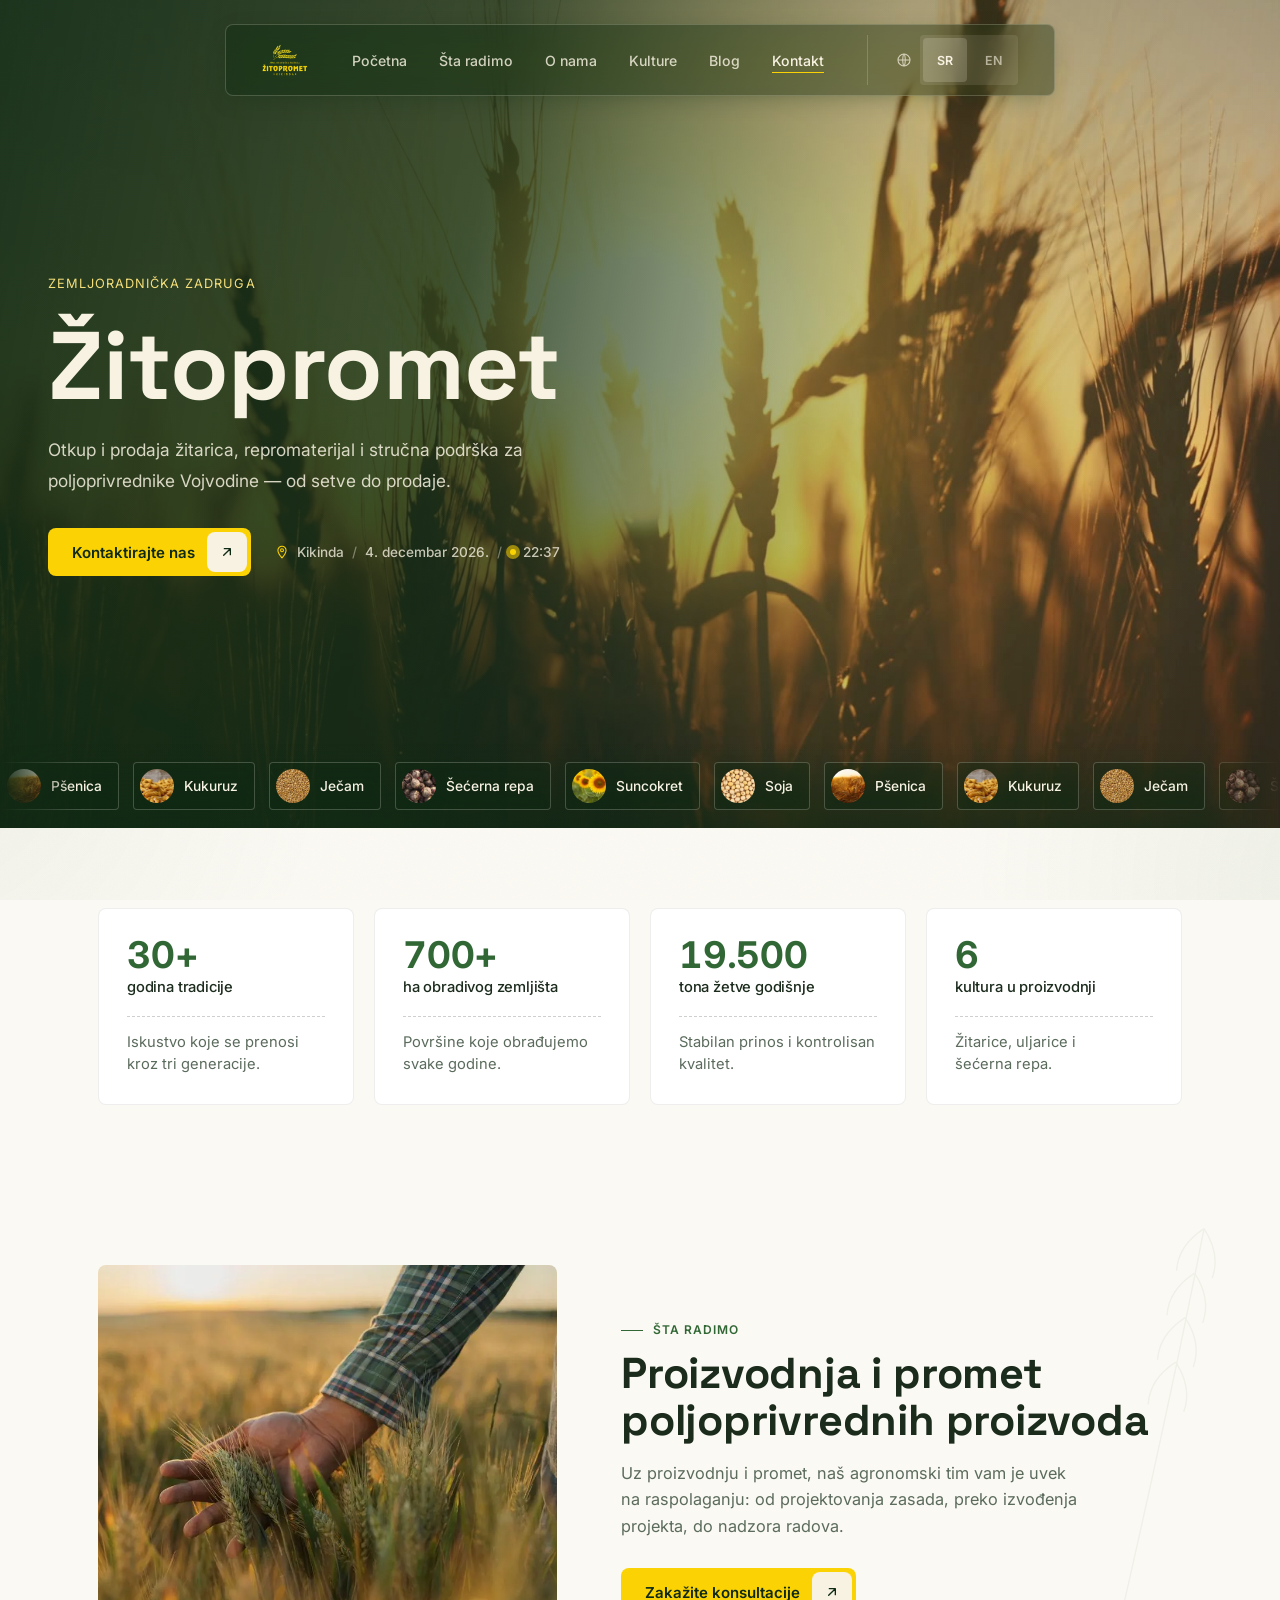
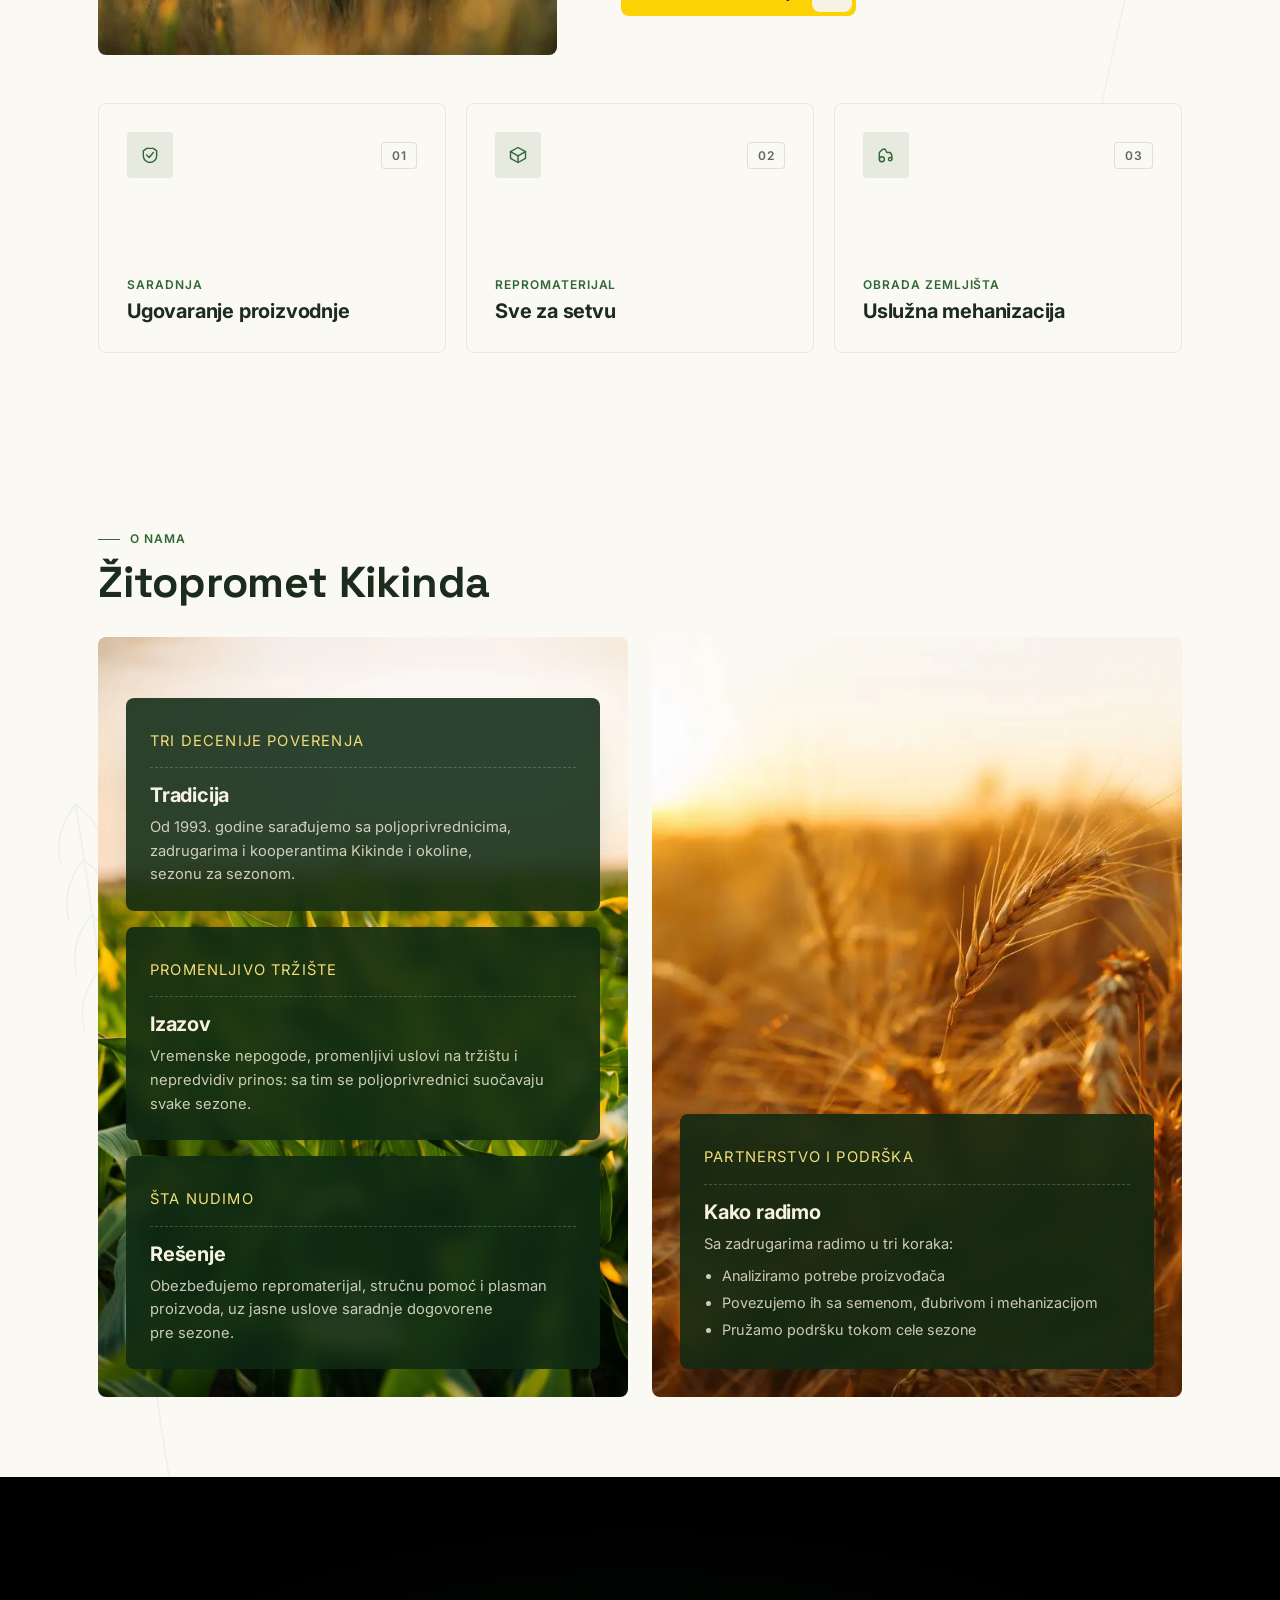
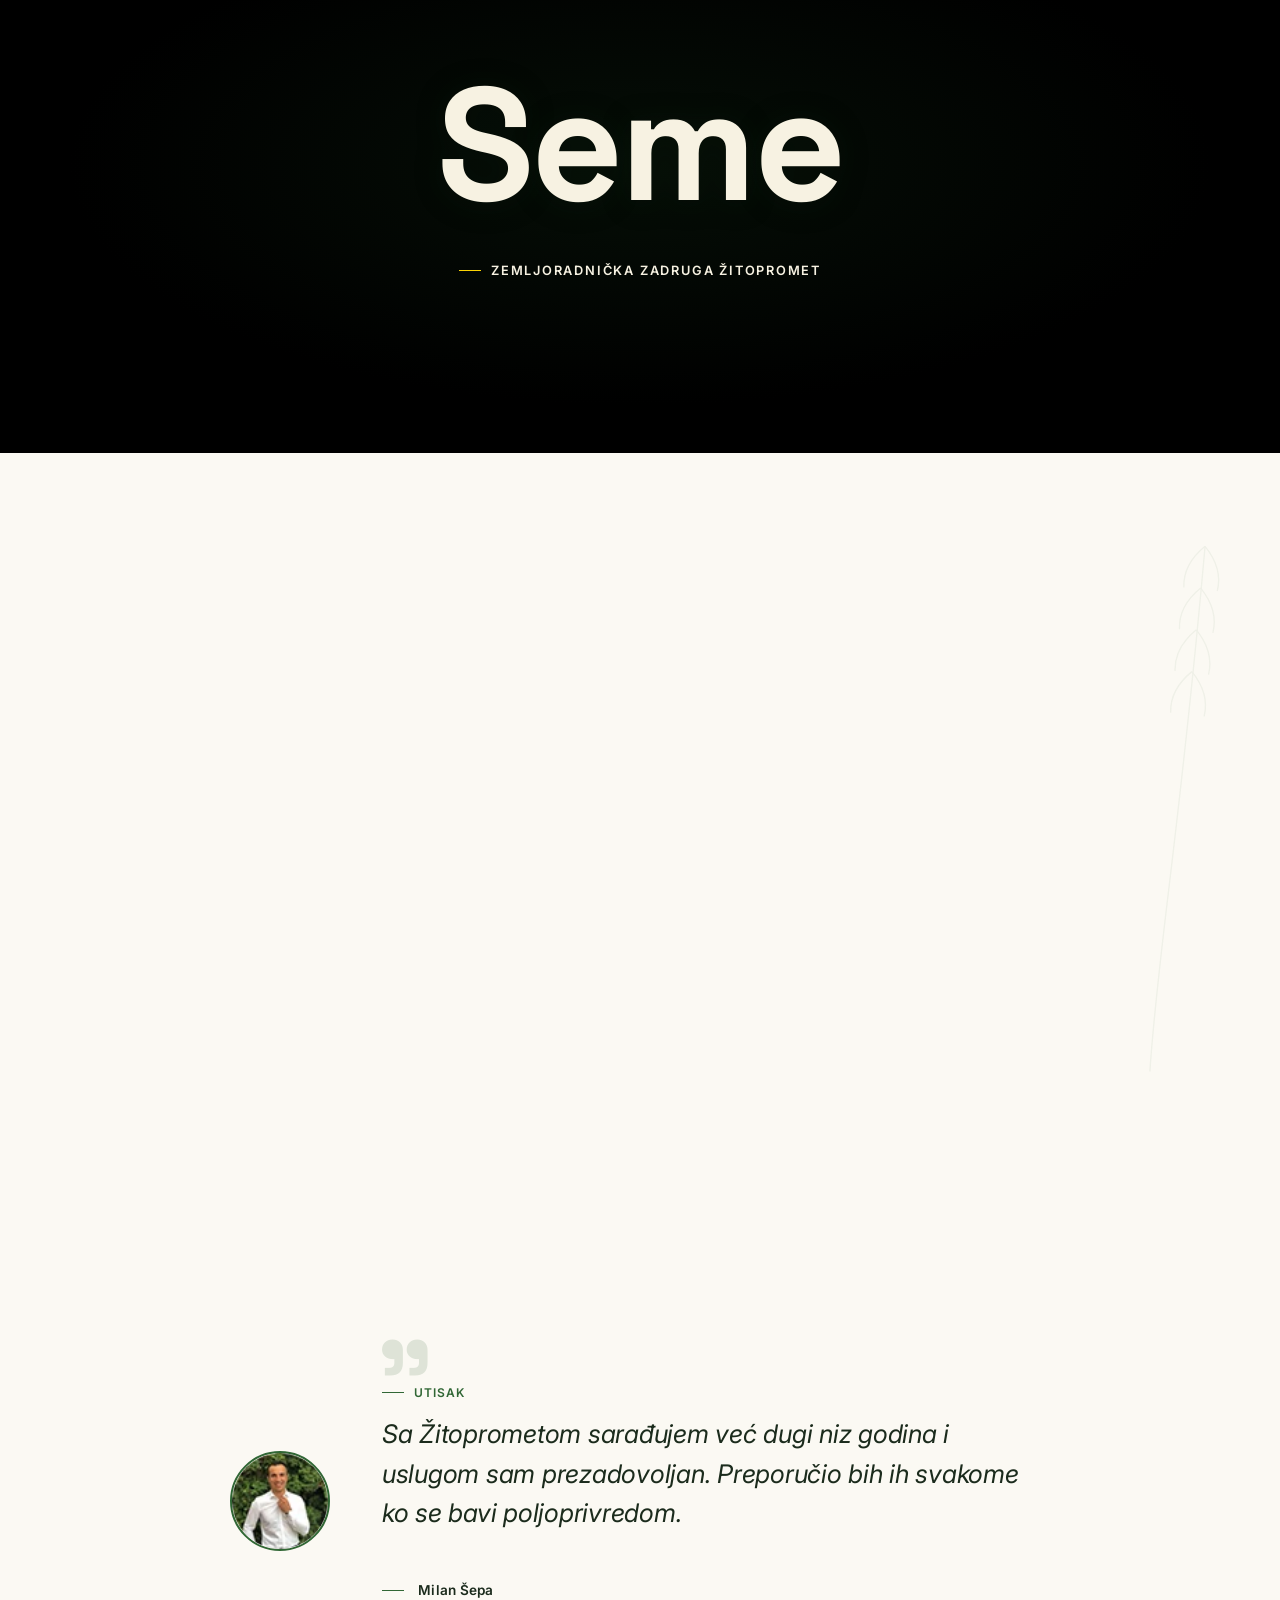
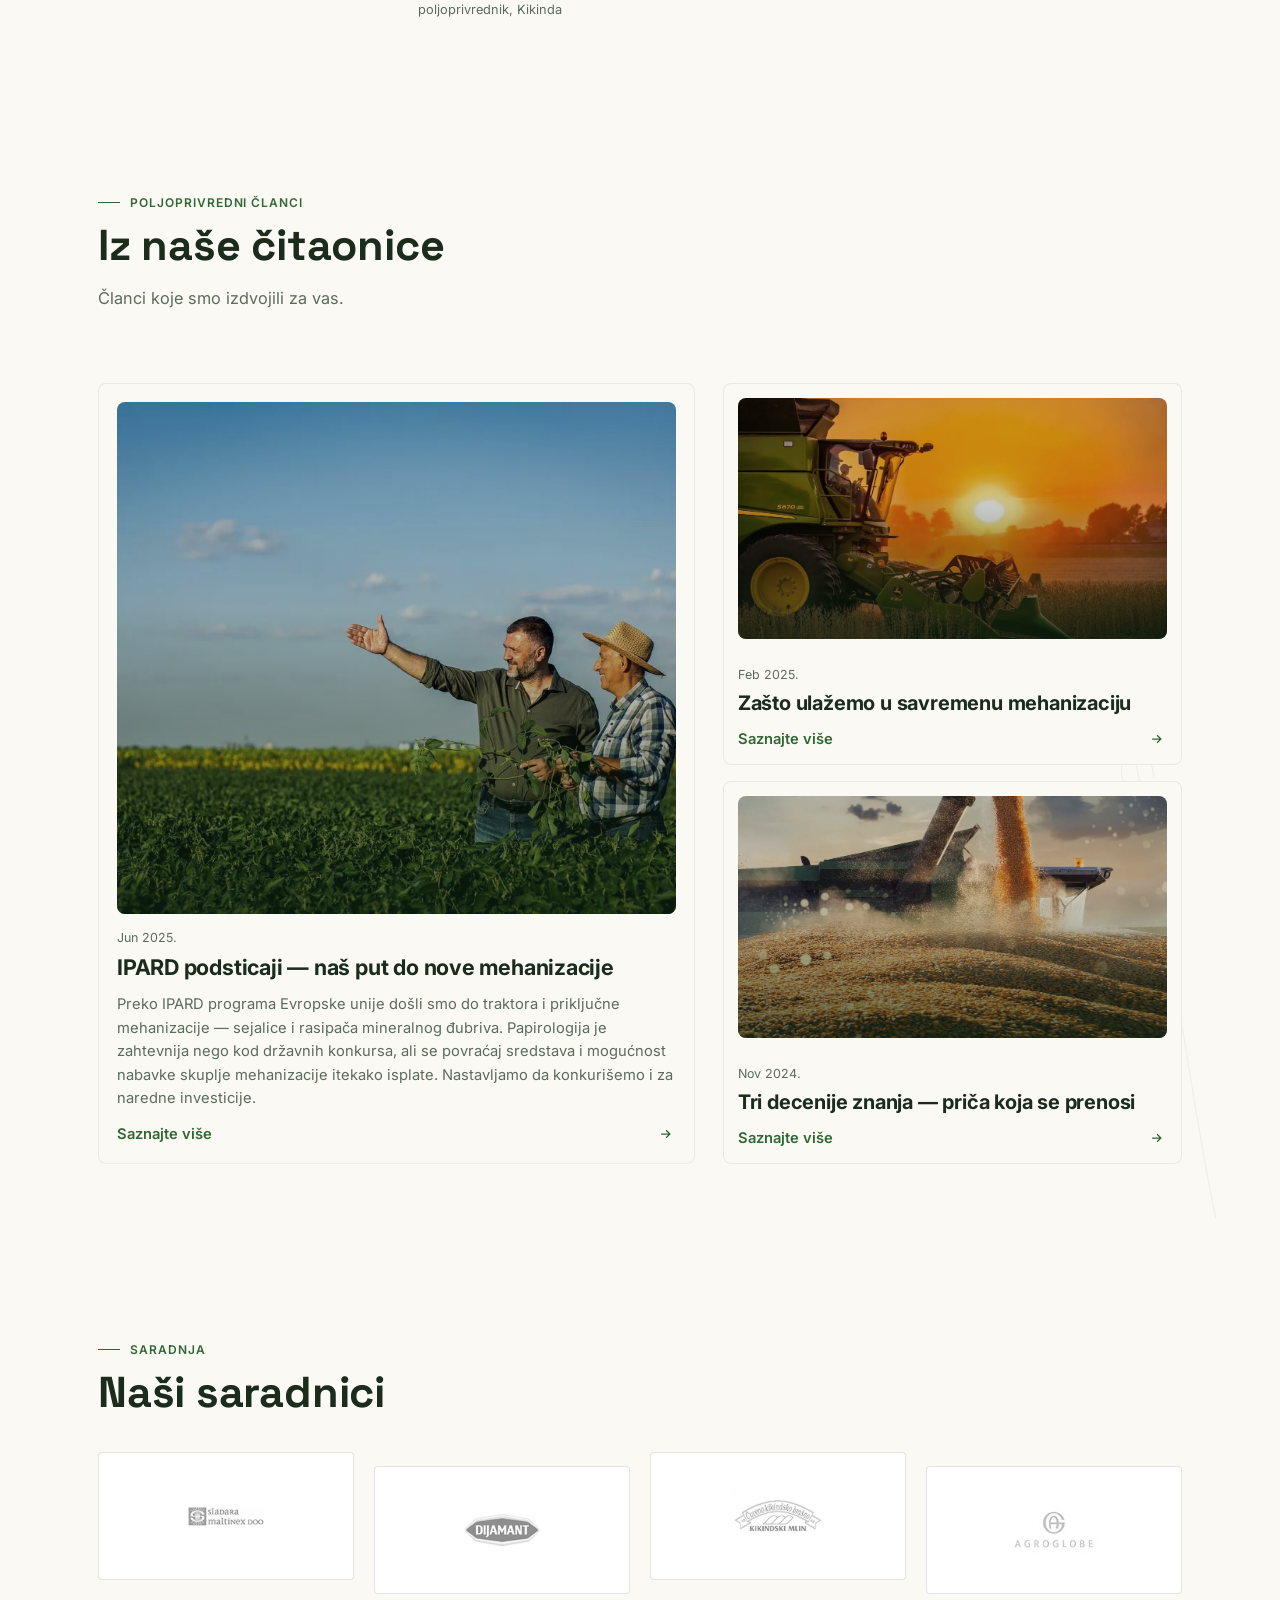
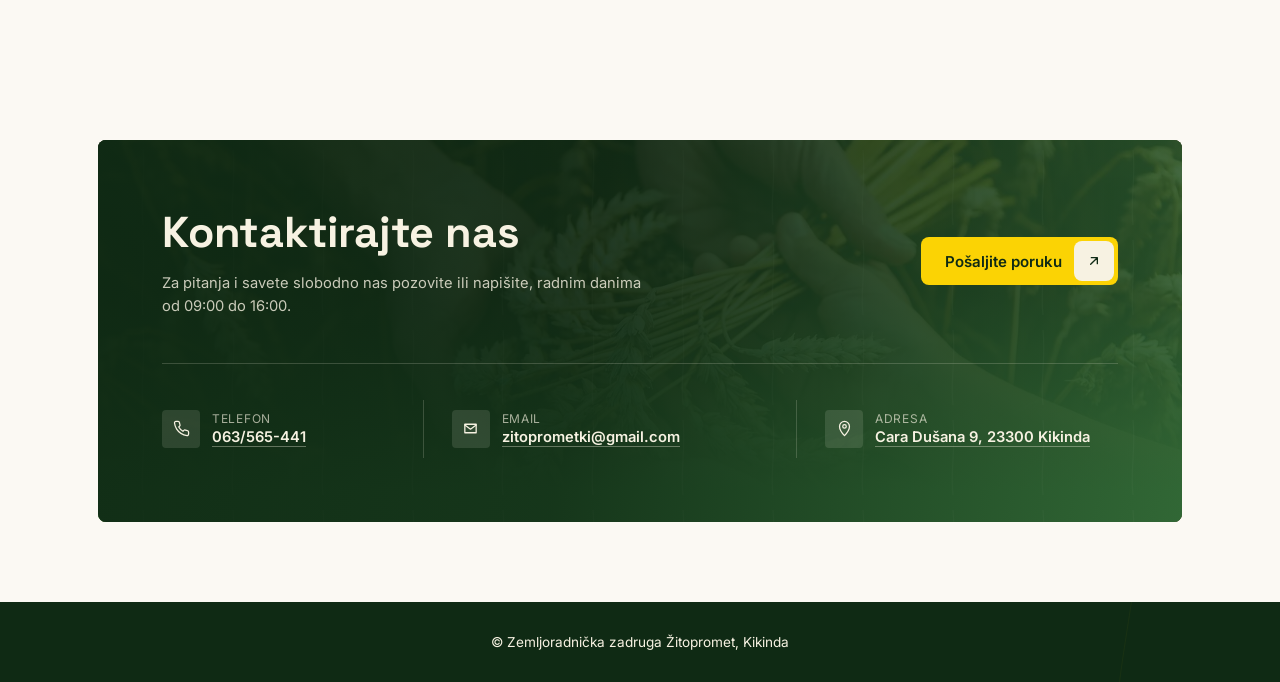
<file: index.html>
<!DOCTYPE html>
<html lang="sr">
<head>
<meta charset="UTF-8">
<meta name="viewport" content="width=device-width, initial-scale=1.0">
<title>Zemljoradnička zadruga Žitopromet, Kikinda od 1993.</title>
<meta name="description" content="Zemljoradnička zadruga Žitopromet iz Kikinde — otkup i promet žitarica od 1993. Repromaterijal, stručna podrška i sigurna saradnja za poljoprivrednike Vojvodine.">
<meta name="robots" content="index, follow">
<link rel="canonical" href="https://zitopromet.net/">

<meta property="og:type" content="website">
<meta property="og:site_name" content="Žitopromet Kikinda">
<meta property="og:title" content="Zemljoradnička zadruga Žitopromet, Kikinda od 1993.">
<meta property="og:description" content="Zemljoradnička zadruga Žitopromet iz Kikinde — otkup i promet žitarica od 1993. Repromaterijal, stručna podrška i sigurna saradnja za poljoprivrednike Vojvodine.">
<meta property="og:locale" content="sr_RS">
<meta property="og:url" content="https://zitopromet.net/">
<meta property="og:image" content="https://zitopromet.net/images/og-home.jpg">
<meta property="og:image:width" content="1200">
<meta property="og:image:height" content="630">
<meta property="og:image:alt" content="Klasje pšenice u zlatnom svetlu zalaska sunca">

<meta name="twitter:card" content="summary_large_image">
<meta name="twitter:title" content="Zemljoradnička zadruga Žitopromet, Kikinda od 1993.">
<meta name="twitter:description" content="Zemljoradnička zadruga Žitopromet iz Kikinde — otkup i promet žitarica od 1993. Repromaterijal, stručna podrška i sigurna saradnja za poljoprivrednike Vojvodine.">
<meta name="twitter:image" content="https://zitopromet.net/images/og-home.jpg">
<meta name="theme-color" content="#0F2A14">

<script type="application/ld+json">
{
  "@context": "https://schema.org",
  "@type": "LocalBusiness",
  "@id": "https://zitopromet.net/#organization",
  "name": "Zemljoradnička zadruga Žitopromet",
  "alternateName": "Žitopromet Kikinda",
  "url": "https://zitopromet.net/",
  "logo": "https://zitopromet.net/images/apple-touch-icon.png",
  "image": "https://zitopromet.net/images/og-home.jpg",
  "description": "Zemljoradnička zadruga iz Kikinde: otkup i promet žitarica, repromaterijal i stručna podrška za poljoprivrednike Vojvodine.",
  "foundingDate": "1993-01",
  "telephone": "+38163565441",
  "email": "zitoprometki@gmail.com",
  "address": {
    "@type": "PostalAddress",
    "streetAddress": "Cara Dušana 9",
    "postalCode": "23300",
    "addressLocality": "Kikinda",
    "addressCountry": "RS"
  },
  "location": [
    {
      "@type": "Place",
      "name": "Kancelarija",
      "address": {
        "@type": "PostalAddress",
        "streetAddress": "Cara Dušana 9",
        "postalCode": "23300",
        "addressLocality": "Kikinda",
        "addressCountry": "RS"
      }
    },
    {
      "@type": "Place",
      "name": "Zadruga i silosi",
      "address": {
        "@type": "PostalAddress",
        "streetAddress": "Braće Opsenice 1",
        "postalCode": "23300",
        "addressLocality": "Kikinda",
        "addressCountry": "RS"
      }
    }
  ],
  "areaServed": {
    "@type": "AdministrativeArea",
    "name": "Vojvodina"
  },
  "openingHoursSpecification": [
    {
      "@type": "OpeningHoursSpecification",
      "dayOfWeek": [
        "Monday",
        "Tuesday",
        "Wednesday",
        "Thursday",
        "Friday"
      ],
      "opens": "09:00",
      "closes": "16:00"
    }
  ]
}
</script>

<link rel="preconnect" href="https://fonts.googleapis.com">
<link rel="preconnect" href="https://fonts.gstatic.com" crossorigin>
<link href="https://fonts.googleapis.com/css2?family=Space+Grotesk:wght@400;500;600;700&family=Inter:ital,wght@0,400;0,500;0,600;0,700;1,400&display=swap" rel="stylesheet">
<link rel="icon" type="image/png" sizes="32x32" href="images/favicon-32.png">
<link rel="icon" type="image/png" sizes="192x192" href="images/favicon-192.png">
<link rel="apple-touch-icon" href="images/apple-touch-icon.png">
<link rel="stylesheet" href="style.css">
<link rel="preload" as="image" href="images/zito-motion-intro-poster.jpg" fetchpriority="high">
<style>
/* ---------- TESTIMONIAL ---------- */
  .testi-card blockquote{ font-family:'Inter',sans-serif; font-style:italic; font-weight:400; font-size:clamp(1.25rem,2vw,1.6rem); line-height:1.55; color:var(--ink); letter-spacing:-.01em; }

.article-card{
    display:flex; flex-direction:column; text-decoration:none;
    background:var(--paper); border:1px solid rgba(27,43,28,.08); border-radius:var(--radius-md); padding:14px; overflow:hidden;
    transition:transform .35s cubic-bezier(.22,.61,.36,1), box-shadow .35s ease, border-color .35s ease;
  }

.article-card:hover{ transform:translateY(-4px); box-shadow:0 20px 40px -20px rgba(27,43,28,.25); border-color:rgba(49,103,53,.2); }

/* two equal rows that grow to the taller card (a wrapped title in EN adds a line); the image of the shorter card absorbs the slack, so "Saznajte više" sits the same distance from every card bottom */
.article-list{ display:grid; grid-template-rows:1fr 1fr; }

.article-list .article-media{ width:100%; aspect-ratio:16/9; flex:1 1 auto; }

.article-card-body{ display:flex; flex-direction:column; padding-top:14px; gap:8px; }

.article-card-body .btn-text{ margin-top:4px; }

/* ---------- KONTAKT ---------- */
  .contact{
    background:var(--green); color:var(--cream); border-radius:var(--radius-md);
    padding:clamp(40px,6vw,64px);
    display:flex; flex-direction:column;
    position:relative; overflow:hidden;
  }

.contact-top{ display:flex; flex-wrap:wrap; align-items:center; justify-content:space-between; gap:28px; }

.contact-bg{ position:absolute; inset:0; z-index:0; }

.contact-bg::after{ content:""; position:absolute; inset:0; background:linear-gradient(180deg, rgba(15,42,20,.55) 0%, rgba(15,42,20,.65) 40%, var(--green) 92%); }

.hx-row:hover, .hx-row.active{ flex-grow:6; box-shadow:0 20px 40px -20px rgba(27,43,28,.2); border-color:rgba(49,103,53,.22); }

.hx-row:focus-visible{ outline:2px solid var(--green); outline-offset:-2px; }

.hx-row:hover .hx-content, .hx-row.active .hx-content{ padding-top:16px; padding-bottom:16px; }

.hx-row:hover .hx-icon, .hx-row.active .hx-icon{ background:var(--green); transform:scale(1.06) rotate(-4deg); }

.hx-row:hover .hx-icon svg path, .hx-row:hover .hx-icon svg circle, .hx-row:hover .hx-icon svg ellipse, .hx-row.active .hx-icon svg path, .hx-row.active .hx-icon svg circle, .hx-row.active .hx-icon svg ellipse{ stroke:var(--gold); }

.hx-label{ font-family:'Inter',sans-serif; font-size:1.25rem; font-weight:700; line-height:1.3; color:var(--ink); margin:0; }

.hx-row:hover .hx-desc, .hx-row.active .hx-desc{ max-height:110px; opacity:1; margin-top:6px; }

.testi-text{ position:relative; z-index:0; }

.testi-quotemark{
    position:absolute; top:-120px; left:-6px; z-index:-1;
    font-family:'Space Grotesk', sans-serif; font-weight:700;
    font-size:clamp(5rem,9vw,7rem); line-height:1; color:var(--green); opacity:.14;
    pointer-events:none; user-select:none;
  }

@media (max-width:720px){ .testi-quotemark{ display:none; } .testi-card .who{ justify-content:center; } }

.testi-card .who{ align-items:flex-start; }
.testi-card .who .name{ font-style:normal; letter-spacing:.02em; line-height:1.4; }
.testi-card .who .role{ font-size:.8rem; color:var(--ink-muted); margin-top:2px; }
.testi-card .who::before{ content:""; width:22px; height:1px; background:var(--green); display:inline-block; margin-top:9px; flex:none; }

.contact-info-row{
    display:flex; flex-wrap:wrap; justify-content:space-between; gap:12px 24px;
    margin-top:clamp(32px,4vw,44px);
    padding-top:clamp(28px,3.5vw,36px);
    border-top:1px solid rgba(247,242,226,.18);
  }

@media (max-width:720px){ .contact-info-row{ flex-direction:column; } }

/* ---------- CONTACT FORM MODAL ---------- */
  .modal-overlay{
    position:fixed; inset:0; z-index:200; background:rgba(15,42,20,.55);
    backdrop-filter:blur(4px); -webkit-backdrop-filter:blur(4px);
    display:flex; align-items:center; justify-content:center; padding:20px;
    opacity:0; visibility:hidden; transition:opacity .3s ease, visibility .3s ease;
  }

.modal-overlay.open{ opacity:1; visibility:visible; }

.modal-card{
    /* dark card — same palette as the "O nama" .challenge-card-dark; solid so text contrast never depends on what is behind it */
    background:var(--green-deep); color-scheme:dark;
    border:1px solid rgba(247,242,226,.14);
    border-radius:var(--radius-md); padding:clamp(24px,4vw,36px);
    max-width:460px; width:100%; position:relative; box-shadow:0 40px 80px -20px rgba(0,0,0,.55);
    transform:translateY(16px) scale(.97); transition:transform .35s cubic-bezier(.22,.61,.36,1);
  }

.modal-overlay.open .modal-card{ transform:translateY(0) scale(1); }

.modal-head{ display:flex; align-items:center; gap:12px; margin-bottom:16px; padding-bottom:16px; border-bottom:1px dashed rgba(247,242,226,.22); }

.modal-icon{ width:40px; height:40px; flex:none; border-radius:var(--radius-sm); background:var(--green); display:flex; align-items:center; justify-content:center; }

.modal-icon svg{ width:19px; height:19px; stroke:var(--gold); }

.modal-head .sc-kicker{ margin:0; padding:0; border:0; color:var(--gold-soft); }

/* submit: on hover the fill wipes to white (the default green wipe disappears into the dark card) */
.modal-card .btn::before{ background:#fff; }

.modal-card .btn:hover span{ color:var(--green-deep); }

.modal-card .btn:focus-visible{ outline-color:var(--gold-soft); }

.modal-card .btn:hover{ box-shadow:0 10px 22px -8px rgba(255,255,255,.35); }

.modal-card .btn svg{ position:relative; z-index:1; width:16px; height:16px; stroke:currentColor; transition:transform .3s var(--ease-standard); }

.modal-card .btn:hover svg{ transform:translate(3px,-3px); }

@media (prefers-reduced-motion:reduce){ .modal-card .btn svg{ transition:none; } }

.modal-close{
    position:absolute; top:14px; right:14px; width:34px; height:34px; border-radius:50%;
    border:1px solid rgba(247,242,226,.28); background:none; cursor:pointer;
    display:flex; align-items:center; justify-content:center; transition:background .25s ease, border-color .25s ease;
  }

.modal-close:hover{ background:rgba(247,242,226,.1); border-color:rgba(247,242,226,.5); }

.modal-close:focus-visible{ outline-color:var(--gold); }

.modal-close svg{ width:16px; height:16px; stroke:var(--cream); }

.modal-card h3{ font-size:1.4rem; color:var(--cream); }

.modal-card p.modal-sub{ margin-top:8px; color:rgba(247,242,226,.8); font-size:.92rem; line-height:1.5; }

.form-field{ margin-top:18px; }

.form-field label{ display:block; font-size:.78rem; font-weight:600; color:var(--gold-soft); margin-bottom:6px; text-transform:uppercase; letter-spacing:.06em; }

.form-field input, .form-field textarea{
    width:100%; border:1px solid rgba(247,242,226,.22); border-radius:var(--radius-sm); padding:11px 14px;
    font-family:'Inter',sans-serif; font-size:.94rem; color:var(--cream); background:rgba(247,242,226,.07);
    transition:border-color .25s ease, box-shadow .25s ease, background .25s ease;
  }

.form-field input:focus, .form-field textarea:focus{
    outline:none; border-color:var(--gold); background:rgba(247,242,226,.1); box-shadow:0 0 0 3px rgba(251,211,4,.18);
  }

.form-field input:-webkit-autofill{
    -webkit-text-fill-color:var(--cream); caret-color:var(--cream);
    -webkit-box-shadow:0 0 0 100px #1b3a20 inset; transition:background-color 9999s ease-out 0s;
  }

.form-field textarea{ resize:vertical; min-height:100px; font-family:inherit; }

.form-field input[aria-invalid="true"], .form-field textarea[aria-invalid="true"]{ border-color:var(--danger-on-dark); }

.form-field input[aria-invalid="true"]:focus, .form-field textarea[aria-invalid="true"]:focus{ box-shadow:0 0 0 3px rgba(255,180,171,.2); }

.form-error{ display:block; margin-top:6px; font-size:.8rem; color:var(--danger-on-dark); min-height:1.1em; }

.modal-card .btn{ margin-top:22px; width:100%; justify-content:center; border:none; cursor:pointer; }

.modal-success{ display:none; text-align:center; padding:20px 0; }

.modal-success.show{ display:block; }

.modal-success svg{ width:48px; height:48px; stroke:var(--gold); margin:0 auto 14px; display:block; }

.modal-success h3{ font-size:1.25rem; }

.modal-success p{ margin-top:8px; color:rgba(247,242,226,.8); font-size:.92rem; }

.modal-success h3:focus{ outline:none; }

.modal-form.hidden{ display:none; }
/* ---------- FLOW BAND — WebGL gradient + rotating word (replaces the old photo band) ---------- */
.flow-band{
    position:relative; isolation:isolate; overflow:hidden; text-align:center; color:var(--cream);
    min-height:clamp(380px,64vh,620px); display:flex; align-items:center; justify-content:center;
    /* also the fallback when WebGL is missing or motion is reduced */
    background:linear-gradient(100deg, #0F2A14 0%, #316735 48%, #C9A400 100%);
  }

.flow-canvas{ position:absolute; inset:0; width:100%; height:100%; display:block; z-index:0; opacity:0; transition:opacity .9s ease; }

.flow-band.is-live .flow-canvas{ opacity:1; }

/* soft dark pool behind the word so cream text keeps >=4.5:1 on the brightest (gold) phase */
.flow-band::after{ content:""; position:absolute; inset:0; z-index:1; pointer-events:none; background:radial-gradient(ellipse 62% 58% at 50% 50%, rgba(10,26,12,.55), rgba(10,26,12,0) 72%); }

.flow-inner{ position:relative; z-index:2; width:100%; padding:clamp(48px,8vw,96px) clamp(20px,5vw,48px); }

/* static state (no JS / reduced motion / no WebGL): all four words in a row */
.flow-words{
    list-style:none; margin:0 auto; padding:0; display:flex; flex-wrap:wrap; justify-content:center; gap:.15em .5em;
    font-family:'Space Grotesk',sans-serif; font-weight:700; font-size:clamp(2.4rem,7vw,5rem); line-height:1.1; letter-spacing:-.02em;
    text-shadow:0 2px 28px rgba(10,26,12,.4);
  }

.flow-words li:not(:last-child)::after{ content:"·"; margin-left:.5em; color:var(--gold-soft); }

/* live state: one big word at a time */
.flow-band.is-live .flow-words{ display:block; position:relative; height:1.15em; font-size:clamp(3.6rem,13vw,10rem); }

.flow-band.is-live .flow-words li{
    position:absolute; inset:0; display:flex; align-items:center; justify-content:center; white-space:nowrap;
    opacity:0; transform:translateY(.28em); filter:blur(12px);
    transition:opacity .9s var(--ease-standard), transform .9s var(--ease-standard), filter .9s var(--ease-standard);
  }

.flow-band.is-live .flow-words li::after{ content:none; }

.flow-band.is-live .flow-words li.is-active{ opacity:1; transform:none; filter:none; }

.flow-band.is-live .flow-words li.is-prev{ opacity:0; transform:translateY(-.28em); filter:blur(12px); }

.flow-caption{
    display:inline-flex; align-items:center; gap:10px;
    font-size:.8rem; font-weight:600; letter-spacing:.14em; text-transform:uppercase; color:var(--cream);
  }

.flow-caption{ margin:clamp(14px,2.2vw,26px) 0 0; }

.flow-caption .dash{ width:22px; height:1px; background:var(--gold); display:inline-block; }

@media (max-width:480px){ .flow-caption{ font-size:.72rem; letter-spacing:.1em; } }

@media (prefers-reduced-motion:reduce){ .flow-band.is-live .flow-words li{ transition:none; } }
</style>
</head>
<body>

<svg width="0" height="0" style="position:absolute">
  <symbol id="wheatMotif" viewBox="0 0 200 520">
    <path d="M100 500 C96 400,104 300,100 60"/>
    <path d="M100 60 C90 70,84 82,86 96"/>
    <path d="M100 60 C110 70,116 82,114 96"/>
    <path d="M100 95 C90 105,84 117,86 131"/>
    <path d="M100 95 C110 105,116 117,114 131"/>
    <path d="M100 130 C90 140,84 152,86 166"/>
    <path d="M100 130 C110 140,116 152,114 166"/>
    <path d="M100 165 C90 175,84 187,86 201"/>
    <path d="M100 165 C110 175,116 187,114 201"/>
  </symbol>
</svg>

<nav id="siteNav">
  <div class="nav-pill">
    <div class="brand"><img width="160" height="111" src="images/logo.webp" alt="Žitopromet logo"></div>
    <ul class="nav-links" id="navLinks">
      <li><a href="#" data-i18n="nav.home">Početna</a></li>
      <li><a href="#sta-radimo" data-i18n="nav.what">Šta radimo</a></li>
      <li><a href="#o-nama" data-i18n="nav.about">O nama</a></li>
      <li><a href="#kulture" data-i18n="nav.cultures">Kulture</a></li>
      <li><a href="#clanci" data-i18n="nav.articles">Blog</a></li>
      <li><a href="#kontakt" data-i18n="nav.contact">Kontakt</a></li>
    </ul>
    <div class="lang-switch">
      <svg viewBox="0 0 24 24" fill="none" stroke-width="1.6"><circle cx="12" cy="12" r="9"/><path d="M3 12h18M12 3c2.5 2.7 2.5 15.3 0 18M12 3c-2.5 2.7-2.5 15.3 0 18"/></svg>
      <div class="lang-opts">
        <button type="button" class="lang-btn active" data-lang="sr">SR</button>
        <button type="button" class="lang-btn" data-lang="en">EN</button>
      </div>
    </div>
    <button class="nav-toggle" id="navToggle" type="button" aria-expanded="false" aria-controls="navLinks" aria-label="Meni" data-i18n-attr="aria-label:aria.menu">
      <svg class="icon-open" viewBox="0 0 24 24" fill="none" stroke-width="2" stroke-linecap="round"><path d="M3 6h18M3 12h18M3 18h18"/></svg>
      <svg class="icon-close" viewBox="0 0 24 24" fill="none" stroke-width="2" stroke-linecap="round"><path d="M6 6l12 12M18 6L6 18"/></svg>
    </button>
  </div>
</nav>

<main>
<!-- ========== HERO ========== -->
<section class="hero">
  <svg viewBox="0 0 200 520" class="motif hero-motif" data-base-style="width:150px; top:-50px; left:-40px; transform:rotate(-6deg);" style="width:150px; top:-50px; left:-40px; transform:rotate(-6deg);"><use href="#wheatMotif"/></svg>
  <div class="hero-bg">
    <!-- decorative loop: started/paused from the inline script below (reduced motion, Save-Data, off-screen) -->
    <video class="hero-video" muted loop playsinline preload="none" poster="images/zito-motion-intro-poster.jpg" width="1920" height="1080" aria-hidden="true" tabindex="-1" disablepictureinpicture>
      <source src="images/zito-motion-intro-720.mp4" type="video/mp4" media="(max-width: 900px)">
      <source src="images/zito-motion-intro.mp4" type="video/mp4">
    </video>
  </div>
  <div class="hero-scrim"></div>
  <div class="hero-content">
    <p class="eyebrow" data-i18n="hero.eyebrow">Zemljoradnička zadruga</p>
    <h1>Žitopromet</h1>
    <p class="hero-desc" data-i18n="hero.desc">Otkup i prodaja žitarica, repromaterijal i stručna podrška za poljoprivrednike Vojvodine — od setve do prodaje.</p>
    <div class="hero-actions">
      <a href="#kontakt" class="btn-reveal">
        <span class="btn-reveal-text" data-i18n="hero.cta">Kontaktirajte nas</span>
        <span class="btn-reveal-icon" aria-hidden="true">
          <svg viewBox="0 0 24 24" fill="none" stroke-width="2" stroke-linecap="round" stroke-linejoin="round"><path d="M7 17 17 7M8 7h9v9"/></svg>
        </span>
      </a>
      <div class="location">
        <svg viewBox="0 0 24 24" fill="none" stroke-width="1.8"><path d="M12 22s7-7.4 7-13a7 7 0 1 0-14 0c0 5.6 7 13 7 13Z"/><circle cx="12" cy="9" r="2.5"/></svg>
        Kikinda <span class="sep">/</span> <span id="heroDate"></span> <span class="sep">/</span> <span class="live-clock"><span class="live-dot" aria-hidden="true"></span><span id="heroTime"></span></span>
      </div>
    </div>
  </div>
  <div class="hero-strip">
    <div class="hero-strip-track">
      <a class="hs-chip" href="#crop-psenica" data-crop="psenica"><img width="96" height="96" loading="lazy" src="images/chip-psenica.webp" alt=""><span data-i18n="crop.wheat">Pšenica</span></a><a class="hs-chip" href="#crop-kukuruz" data-crop="kukuruz"><img width="96" height="96" loading="lazy" src="images/chip-kukuruz.webp" alt=""><span data-i18n="crop.corn">Kukuruz</span></a><a class="hs-chip" href="#crop-jecam" data-crop="jecam"><img width="96" height="96" loading="lazy" src="images/chip-jecam.webp" alt=""><span data-i18n="crop.barley">Ječam</span></a><a class="hs-chip" href="#crop-secerna-repa" data-crop="secerna-repa"><img width="96" height="96" loading="lazy" src="images/chip-secerna-repa.webp" alt=""><span data-i18n="crop.sugarbeet">Šećerna repa</span></a><a class="hs-chip" href="#crop-suncokret" data-crop="suncokret"><img width="96" height="96" loading="lazy" src="images/chip-suncokret.webp" alt=""><span data-i18n="crop.sunflower">Suncokret</span></a><a class="hs-chip" href="#crop-soja" data-crop="soja"><img width="96" height="96" loading="lazy" src="images/chip-soja.webp" alt=""><span data-i18n="crop.soy">Soja</span></a>
      <a class="hs-chip" href="#crop-psenica" data-crop="psenica"><img width="96" height="96" loading="lazy" src="images/chip-psenica.webp" alt=""><span data-i18n="crop.wheat">Pšenica</span></a><a class="hs-chip" href="#crop-kukuruz" data-crop="kukuruz"><img width="96" height="96" loading="lazy" src="images/chip-kukuruz.webp" alt=""><span data-i18n="crop.corn">Kukuruz</span></a><a class="hs-chip" href="#crop-jecam" data-crop="jecam"><img width="96" height="96" loading="lazy" src="images/chip-jecam.webp" alt=""><span data-i18n="crop.barley">Ječam</span></a><a class="hs-chip" href="#crop-secerna-repa" data-crop="secerna-repa"><img width="96" height="96" loading="lazy" src="images/chip-secerna-repa.webp" alt=""><span data-i18n="crop.sugarbeet">Šećerna repa</span></a><a class="hs-chip" href="#crop-suncokret" data-crop="suncokret"><img width="96" height="96" loading="lazy" src="images/chip-suncokret.webp" alt=""><span data-i18n="crop.sunflower">Suncokret</span></a><a class="hs-chip" href="#crop-soja" data-crop="soja"><img width="96" height="96" loading="lazy" src="images/chip-soja.webp" alt=""><span data-i18n="crop.soy">Soja</span></a>
    </div>
  </div>
</section>

<!-- ========== STATISTIKA ========== -->
<section class="num-card-section">
  <div class="wrap">
    <h2 class="sr-only" data-i18n="stats.title">Žitopromet u brojkama</h2>
    <div class="num-card-row">
      <div class="num-card pop">
        <h3><span class="nc-num num" data-count="30" data-suffix="+">0</span><span class="nc-label" data-i18n="stats.years.label">godina tradicije</span></h3>
        <div>
          <hr class="nc-divider">
          <p data-i18n="stats.years.desc">Iskustvo koje se prenosi kroz tri generacije.</p>
        </div>
      </div>
      <div class="num-card pop" style="transition-delay:.06s">
        <h3><span class="nc-num num" data-count="700" data-suffix="+">0</span><span class="nc-label" data-i18n="stats.land.label">ha obradivog zemljišta</span></h3>
        <div>
          <hr class="nc-divider">
          <p data-i18n="stats.land.desc">Površine koje obrađujemo svake godine.</p>
        </div>
      </div>
      <div class="num-card pop" style="transition-delay:.12s">
        <h3><span class="nc-num num" data-count="19500">0</span><span class="nc-label" data-i18n="stats.harvest.label">tona žetve godišnje</span></h3>
        <div>
          <hr class="nc-divider">
          <p data-i18n="stats.harvest.desc">Stabilan prinos i kontrolisan kvalitet.</p>
        </div>
      </div>
      <div class="num-card pop" style="transition-delay:.18s">
        <h3><span class="nc-num num" data-count="6">0</span><span class="nc-label" data-i18n="stats.crops.label">kultura u proizvodnji</span></h3>
        <div>
          <hr class="nc-divider">
          <p data-i18n="stats.crops.desc">Žitarice, uljarice i šećerna repa.</p>
        </div>
      </div>
    </div>
  </div>
</section>

<!-- ========== ŠTA RADIMO ========== -->
<section class="section" id="sta-radimo">
  <svg viewBox="0 0 200 520" class="motif" data-base-style="width:260px; top:-40px; right:0; transform:rotate(12deg);" style="width:260px; top:-40px; right:0; transform:rotate(12deg);"><use href="#wheatMotif"/></svg>
  <div class="wrap">
    <div class="services-hero">
      <div class="services-hero-media reveal-left">
        <img width="1000" height="666" loading="lazy" src="images/sta-radimo-proizvodnja.webp" alt="Proizvodnja i promet — Žitopromet" data-i18n-attr="alt:img.production">
      </div>
      <div class="services-hero-text reveal-right">
        <p class="kicker"><span class="dash"></span><span data-i18n="svc.kicker">Šta radimo</span></p>
        <h2 data-i18n="svc.title">Proizvodnja i promet poljoprivrednih proizvoda</h2>
        <p data-i18n="svc.intro">Uz proizvodnju i promet, naš agronomski tim vam je uvek na raspolaganju: od projektovanja zasada, preko izvođenja projekta, do nadzora radova.</p>
        <a href="#kontakt" class="btn-reveal">
          <span class="btn-reveal-text" data-i18n="svc.cta">Zakažite konsultacije</span>
          <span class="btn-reveal-icon" aria-hidden="true">
            <svg viewBox="0 0 24 24" fill="none" stroke-width="2" stroke-linecap="round" stroke-linejoin="round"><path d="M7 17 17 7M8 7h9v9"/></svg>
          </span>
        </a>
      </div>
    </div>

    <div class="stat-card-row">
      <div class="stat-card reveal">
        <div class="sc-top">
          <div class="sc-icon"><svg viewBox="0 0 24 24" fill="none" stroke-width="1.7" stroke-linecap="round" stroke-linejoin="round"><path d="M8 12l3 3 5-6"/><path d="M4 7l4-3h8l4 3v6a8 8 0 0 1-8 8 8 8 0 0 1-8-8V7Z"/></svg></div>
          <div class="sc-badge">01</div>
        </div>
        <div>
          <p class="sc-kicker" data-i18n="svc.1.kicker">Saradnja</p>
          <h3 data-i18n="svc.1.title">Ugovaranje proizvodnje</h3>
          <p class="sc-desc" data-i18n="svc.1.desc">Uslovi saradnje sa zadrugarima i kooperantima pre početka sezone.</p>
        </div>
      </div>
      <div class="stat-card reveal" style="transition-delay:.08s">
        <div class="sc-top">
          <div class="sc-icon"><svg viewBox="0 0 24 24" fill="none" stroke-width="1.7" stroke-linecap="round" stroke-linejoin="round"><path d="M21 8l-9-5-9 5 9 5 9-5Z"/><path d="M3 8v8l9 5 9-5V8"/><path d="M12 13v8"/></svg></div>
          <div class="sc-badge">02</div>
        </div>
        <div>
          <p class="sc-kicker" data-i18n="svc.2.kicker">Repromaterijal</p>
          <h3 data-i18n="svc.2.title">Sve za setvu</h3>
          <p class="sc-desc" data-i18n="svc.2.desc">Seme, đubrivo i zaštitna sredstva na jednom mestu.</p>
        </div>
      </div>
      <div class="stat-card reveal" style="transition-delay:.16s">
        <div class="sc-top">
          <div class="sc-icon"><svg viewBox="0 0 24 24" fill="none" stroke-width="1.7" stroke-linecap="round" stroke-linejoin="round"><circle cx="7" cy="17" r="3"/><circle cx="17" cy="17" r="2"/><path d="M4 17V9l4-4h3l2 4h4l2 3v5"/></svg></div>
          <div class="sc-badge">03</div>
        </div>
        <div>
          <p class="sc-kicker" data-i18n="svc.3.kicker">Obrada zemljišta</p>
          <h3 data-i18n="svc.3.title">Uslužna mehanizacija</h3>
          <p class="sc-desc" data-i18n="svc.3.desc">Više od deset mašina za setvu, đubrenje i obradu zemljišta.</p>
        </div>
      </div>
    </div>
  </div>
</section>

<!-- ========== O NAMA / TRI DECENIJE ========== -->
<section class="section" id="o-nama">
  <svg viewBox="0 0 200 520" class="motif" data-base-style="width:320px; bottom:-60px; left:-40px; transform:rotate(-8deg);" style="width:320px; bottom:-60px; left:-40px; transform:rotate(-8deg);"><use href="#wheatMotif"/></svg>
  <div class="wrap">
    <div class="section-head reveal">
      <p class="kicker"><span class="dash"></span><span data-i18n="about.kicker">O nama</span></p>
      <h2>Žitopromet Kikinda</h2>
    </div>
    <div class="challenge-panels">
      <div class="challenge-wrap reveal-left">
        <div class="challenge-bg">
          <img width="1200" height="1800" loading="lazy" src="images/o-nama-tradicija.webp" alt="Žitopromet Kikinda">
        </div>
        <div class="challenge-cards single">
          <div class="challenge-card challenge-card-dark">
            <p class="sc-kicker" data-i18n="about.1.kicker">Tri decenije poverenja</p>
            <h3 data-i18n="about.1.title">Tradicija</h3>
            <p data-i18n="about.1.desc">Od 1993. godine sarađujemo sa poljoprivrednicima, zadrugarima i kooperantima Kikinde i okoline, sezonu za sezonom.</p>
          </div>
          <div class="challenge-card challenge-card-dark">
            <p class="sc-kicker" data-i18n="about.2.kicker">Promenljivo tržište</p>
            <h3 data-i18n="about.2.title">Izazov</h3>
            <p data-i18n="about.2.desc">Vremenske nepogode, promenljivi uslovi na tržištu i nepredvidiv prinos: sa tim se poljoprivrednici suočavaju svake sezone.</p>
          </div>
          <div class="challenge-card challenge-card-dark">
            <p class="sc-kicker" data-i18n="about.3.kicker">Šta nudimo</p>
            <h3 data-i18n="about.3.title">Rešenje</h3>
            <p data-i18n="about.3.desc">Obezbeđujemo repromaterijal, stručnu pomoć i plasman proizvoda, uz jasne uslove saradnje dogovorene pre sezone.</p>
          </div>
        </div>
      </div>

      <div class="challenge-wrap reveal-right">
        <div class="challenge-bg"><img width="1400" height="933" loading="lazy" src="images/o-nama-kako-radimo.webp" alt="Kako radimo — Žitopromet" data-i18n-attr="alt:img.how"></div>
        <div class="challenge-cards single">
          <div class="challenge-card challenge-card-dark">
            <p class="sc-kicker" data-i18n="about.4.kicker">Partnerstvo i podrška</p>
            <h3 data-i18n="about.4.title">Kako radimo</h3>
            <p data-i18n="about.4.desc">Sa zadrugarima radimo u tri koraka:</p>
            <ul>
              <li data-i18n="about.li1">Analiziramo potrebe proizvođača</li>
              <li data-i18n="about.li2">Povezujemo ih sa semenom, đubrivom i mehanizacijom</li>
              <li data-i18n="about.li3">Pružamo podršku tokom cele sezone</li>
            </ul>
          </div>
        </div>
      </div>
    </div>
  </div>
</section>

<!-- ========== FLOW BAND (WebGL gradient + rotating word) ========== -->
<section class="flow-band" id="tok" aria-labelledby="flowTitle">
  <canvas class="flow-canvas" aria-hidden="true"></canvas>
  <div class="flow-inner">
    <h2 class="sr-only" id="flowTitle" data-i18n="flow.sr">Od semena do otkupa</h2>
    <ul class="flow-words" aria-hidden="true">
      <li data-i18n="flow.w1">Seme</li>
      <li data-i18n="flow.w2">Rast</li>
      <li data-i18n="flow.w3">Žetva</li>
      <li data-i18n="flow.w4">Otkup</li>
    </ul>
    <p class="flow-caption"><span class="dash"></span><span data-i18n="flow.brand">Zemljoradnička zadruga Žitopromet</span></p>
  </div>
</section>

<!-- ========== POLJOPRIVREDNE KULTURE ========== -->
<section class="section" id="kulture">
  <svg viewBox="0 0 200 520" class="motif" data-base-style="width:240px; top:20px; right:-20px; transform:rotate(6deg);" style="width:240px; top:20px; right:-20px; transform:rotate(6deg);"><use href="#wheatMotif"/></svg>
  <div class="wrap">
    <div class="kulture-head reveal">
      <div class="section-head">
        <p class="kicker"><span class="dash"></span><span data-i18n="crops.kicker">Poljoprivredne kulture</span></p>
        <h2 data-i18n="crops.title">Naše kulture</h2>
      </div>
      <a href="#kontakt" class="btn-reveal">
        <span class="btn-reveal-text" data-i18n="crops.cta">Zatražite više informacija</span>
        <span class="btn-reveal-icon" aria-hidden="true">
          <svg viewBox="0 0 24 24" fill="none" stroke-width="2" stroke-linecap="round" stroke-linejoin="round"><path d="M7 17 17 7M8 7h9v9"/></svg>
        </span>
      </a>
    </div>
    <div class="hx-wrap reveal">
      <div class="hx-row" id="crop-psenica" tabindex="0" role="button" aria-expanded="false">
        <div class="hx-content">
          <div class="hx-head">
            <div class="hx-icon"><svg viewBox="0 0 24 24" fill="none" stroke-width="1.7" stroke-linecap="round" stroke-linejoin="round"><path d="M12 3v14M12 6l-3 2M12 6l3 2M12 10l-3 2M12 10l3 2M12 14l-3 2M12 14l3 2"/></svg></div>
            <h3 class="hx-label" data-i18n="crop.wheat">Pšenica</h3>
            <span class="hx-badge">01</span>
            <span class="hx-chevron" aria-hidden="true"><svg viewBox="0 0 24 24" fill="none" stroke-width="2" stroke-linecap="round" stroke-linejoin="round"><path d="M6 9l6 6 6-6"/></svg></span>
          </div>
          <p class="hx-desc" data-i18n="crop.wheat.desc">Većina pšenice završi u mlinu, a od brašna nastaje hleb. Zrno je pretežno skrob, uz desetak odsto proteina, pa ga koristi i prehrambena industrija, dok slabiji rod ide u ishranu stoke.</p>
        </div>
      </div>
      <div class="hx-row" id="crop-kukuruz" tabindex="0" role="button" aria-expanded="false">
        <div class="hx-content">
          <div class="hx-head">
            <div class="hx-icon"><svg viewBox="0 0 24 24" fill="none" stroke-width="1.7" stroke-linecap="round" stroke-linejoin="round"><ellipse cx="12" cy="12" rx="5" ry="9"/><path d="M7 8h10M7 12h10M7 16h10"/></svg></div>
            <h3 class="hx-label" data-i18n="crop.corn">Kukuruz</h3>
            <span class="hx-badge">02</span>
            <span class="hx-chevron" aria-hidden="true"><svg viewBox="0 0 24 24" fill="none" stroke-width="2" stroke-linecap="round" stroke-linejoin="round"><path d="M6 9l6 6 6-6"/></svg></span>
          </div>
          <p class="hx-desc" data-i18n="crop.corn.desc">Kukuruz se kod nas seje u proleće, a koristi se gotovo cela biljka. Od zrna se dobijaju brašno, skrob, ulje i etanol, a cela biljka može da se sili i da završi u ishrani stoke.</p>
        </div>
      </div>
      <div class="hx-row" id="crop-jecam" tabindex="0" role="button" aria-expanded="false">
        <div class="hx-content">
          <div class="hx-head">
            <div class="hx-icon"><svg viewBox="0 0 24 24" fill="none" stroke-width="1.7" stroke-linecap="round" stroke-linejoin="round"><path d="M12 3v14M12 6l-2.5 1.6M12 6l2.5 1.6M12 9.5l-2.5 1.6M12 9.5l2.5 1.6M12 13l-2.5 1.6M12 13l2.5 1.6M12 16.5l-2.5 1.6M12 16.5l2.5 1.6"/></svg></div>
            <h3 class="hx-label" data-i18n="crop.barley">Ječam</h3>
            <span class="hx-badge">03</span>
            <span class="hx-chevron" aria-hidden="true"><svg viewBox="0 0 24 24" fill="none" stroke-width="2" stroke-linecap="round" stroke-linejoin="round"><path d="M6 9l6 6 6-6"/></svg></span>
          </div>
          <p class="hx-desc" data-i18n="crop.barley.desc">Ječam je pre svega stočna hrana, na to odlazi oko sedam desetina svetskog roda. Ostatak ide najviše u slad, od kog se prave pivo i žestoka pića, a mali deo ide u ljudsku ishranu.</p>
        </div>
      </div>
      <div class="hx-row" id="crop-secerna-repa" tabindex="0" role="button" aria-expanded="false">
        <div class="hx-content">
          <div class="hx-head">
            <div class="hx-icon"><svg viewBox="0 0 24 24" fill="none" stroke-width="1.7" stroke-linecap="round" stroke-linejoin="round"><path d="M12 4c4 4 4 10 0 16c-4-6-4-12 0-16Z"/><path d="M12 4l2-2M12 4l-2-2"/></svg></div>
            <h3 class="hx-label" data-i18n="crop.sugarbeet">Šećerna repa</h3>
            <span class="hx-badge">04</span>
            <span class="hx-chevron" aria-hidden="true"><svg viewBox="0 0 24 24" fill="none" stroke-width="2" stroke-linecap="round" stroke-linejoin="round"><path d="M6 9l6 6 6-6"/></svg></span>
          </div>
          <p class="hx-desc" data-i18n="crop.sugarbeet.desc">Šećerna repa se gaji zbog korena, u kom je između 16 i 18% šećera. Ono što ostane posle prerade ne propada: melasa ide u stočnu hranu, kvasac i alkohol, a repin rezanac u ishranu stoke.</p>
        </div>
      </div>
      <div class="hx-row" id="crop-suncokret" tabindex="0" role="button" aria-expanded="false">
        <div class="hx-content">
          <div class="hx-head">
            <div class="hx-icon"><svg viewBox="0 0 24 24" fill="none" stroke-width="1.7" stroke-linecap="round" stroke-linejoin="round"><circle cx="12" cy="12" r="4"/><path d="M12 2v4M12 18v4M2 12h4M18 12h4M5 5l3 3M16 16l3 3M19 5l-3 3M8 16l-3 3"/></svg></div>
            <h3 class="hx-label" data-i18n="crop.sunflower">Suncokret</h3>
            <span class="hx-badge">05</span>
            <span class="hx-chevron" aria-hidden="true"><svg viewBox="0 0 24 24" fill="none" stroke-width="2" stroke-linecap="round" stroke-linejoin="round"><path d="M6 9l6 6 6-6"/></svg></span>
          </div>
          <p class="hx-desc" data-i18n="crop.sunflower.desc">Suncokret potiče iz Severne Amerike i tamo se gaji hiljadama godina. U semenu je od 40 do 50% ulja, a ono što ostane posle ceđenja ide u stočnu hranu kao sačma bogata proteinima.</p>
        </div>
      </div>
      <div class="hx-row" id="crop-soja" tabindex="0" role="button" aria-expanded="false">
        <div class="hx-content">
          <div class="hx-head">
            <div class="hx-icon"><svg viewBox="0 0 24 24" fill="none" stroke-width="1.7" stroke-linecap="round" stroke-linejoin="round"><path d="M8 12c0-4 2-7 4-7s4 3 4 7-2 7-4 7-4-3-4-7Z"/><circle cx="10" cy="10" r=".6" fill="var(--green)" stroke="none"/><circle cx="14" cy="14" r=".6" fill="var(--green)" stroke="none"/></svg></div>
            <h3 class="hx-label" data-i18n="crop.soy">Soja</h3>
            <span class="hx-badge">06</span>
            <span class="hx-chevron" aria-hidden="true"><svg viewBox="0 0 24 24" fill="none" stroke-width="2" stroke-linecap="round" stroke-linejoin="round"><path d="M6 9l6 6 6-6"/></svg></span>
          </div>
          <p class="hx-desc" data-i18n="crop.soy.desc">Soja potiče iz istočne Azije i danas je jedna od najvažnijih uljarica. U zrnu je oko petina ulja i preko trećine proteina, pa se prerađuje u ulje i sačmu za stoku, a i u tofu i sojino mleko.</p>
        </div>
      </div>
    </div>
  </div>
</section>

<!-- ========== UTISAK / TESTIMONIAL ========== -->
<section class="section">
  <div class="wrap">
    <div class="testi-card pop">
      <div class="testi-avatar">
        <img width="69" height="69" loading="lazy" src="images/avatar-milan-sepa.webp" alt="Milan Šepa">
      </div>
      <div class="testi-text">
        <span class="testi-quotemark" aria-hidden="true">„</span>
        <p class="testi-kicker"><span class="dash"></span><span data-i18n="testi.kicker">Utisak</span></p>
        <blockquote class="clip-reveal" data-i18n="testi.quote">Sa Žitoprometom sarađujem već dugi niz godina i uslugom sam prezadovoljan. Preporučio bih ih svakome ko se bavi poljoprivredom.</blockquote>
        <div class="who">
          <div>
            <div class="name">Milan Šepa</div>
            <div class="role" data-i18n="testi.role">poljoprivrednik, Kikinda</div>
          </div>
        </div>
      </div>
    </div>
  </div>
</section>

<!-- ========== BLOG / ČLANCI ========== -->
<section class="section" id="clanci">
  <svg viewBox="0 0 200 520" class="motif" data-base-style="width:220px; bottom:0; right:0; transform:rotate(-10deg);" style="width:220px; bottom:0; right:0; transform:rotate(-10deg);"><use href="#wheatMotif"/></svg>
  <div class="wrap">
    <div class="section-head reveal">
      <p class="kicker"><span class="dash"></span><span data-i18n="blog.kicker">Poljoprivredni članci</span></p>
      <h2 data-i18n="blog.title">Iz naše čitaonice</h2>
      <p data-i18n="blog.intro">Članci koje smo izdvojili za vas.</p>
    </div>
    <div class="articles-grid">
      <a href="post-ipard.html" class="article-featured clip-reveal">
        <div class="article-media"><img width="1100" height="723" loading="lazy" src="images/clanak-ipard.webp" alt=""></div>
        <div class="article-meta"><span data-i18n="blog.date1">Jun 2025.</span></div>
        <h3 data-i18n="blog.1.title">IPARD podsticaji — naš put do nove mehanizacije</h3>
        <p data-i18n="blog.1.desc">Preko IPARD programa Evropske unije došli smo do traktora i priključne mehanizacije — sejalice i rasipača mineralnog đubriva. Papirologija je zahtevnija nego kod državnih konkursa, ali se povraćaj sredstava i mogućnost nabavke skuplje mehanizacije itekako isplate. Nastavljamo da konkurišemo i za naredne investicije.</p>
        <span class="btn-text"><span data-i18n="btn.more">Saznajte više</span> <svg viewBox="0 0 24 24" fill="none" stroke-width="2"><path d="M5 12h14M13 6l6 6-6 6"/></svg></span>
      </a>
      <div class="article-list">
        <a href="post-mehanizacija.html" class="article-card reveal-right">
          <div class="article-media"><img width="1100" height="733" loading="lazy" src="images/clanak-mehanizacija.webp" alt=""></div>
          <div class="article-card-body">
            <div class="article-meta"><span data-i18n="blog.date2">Feb 2025.</span></div>
            <h3 data-i18n="blog.2.title">Zašto ulažemo u savremenu mehanizaciju</h3>
            <span class="btn-text"><span data-i18n="btn.more">Saznajte više</span> <svg viewBox="0 0 24 24" fill="none" stroke-width="2"><path d="M5 12h14M13 6l6 6-6 6"/></svg></span>
          </div>
        </a>
        <a href="post-tri-decenije.html" class="article-card reveal-right" style="transition-delay:.1s">
          <div class="article-media"><img width="1100" height="1211" loading="lazy" src="images/clanak-tri-decenije.webp" alt=""></div>
          <div class="article-card-body">
            <div class="article-meta"><span data-i18n="blog.date3">Nov 2024.</span></div>
            <h3 data-i18n="blog.3.title">Tri decenije znanja — priča koja se prenosi</h3>
            <span class="btn-text"><span data-i18n="btn.more">Saznajte više</span> <svg viewBox="0 0 24 24" fill="none" stroke-width="2"><path d="M5 12h14M13 6l6 6-6 6"/></svg></span>
          </div>
        </a>
      </div>
    </div>
  </div>
</section>

<!-- ========== SARADNJA / PARTNERI ========== -->
<section class="section" id="partneri">
  <div class="wrap">
    <div class="section-head reveal">
      <p class="kicker"><span class="dash"></span><span data-i18n="partners.kicker">Saradnja</span></p>
      <h2 data-i18n="partners.title">Naši saradnici</h2>
    </div>
    <div class="partners">
      <div class="partner-box pop"><img width="120" height="120" loading="lazy" src="images/partner-maltinex.webp" alt="Slapara Maltinex DOO"></div>
      <div class="partner-box pop" style="transition-delay:.06s"><img width="120" height="120" loading="lazy" src="images/partner-dijamant.webp" alt="Dijamant"></div>
      <div class="partner-box pop" style="transition-delay:.12s"><img width="120" height="120" loading="lazy" src="images/partner-kikindski-mlin.webp" alt="Kikindski Mlin"></div>
      <div class="partner-box pop" style="transition-delay:.18s"><img width="120" height="120" loading="lazy" src="images/partner-agroglobe.webp" alt="Agroglobe"></div>
    </div>
  </div>
</section>

<!-- ========== KONTAKT ========== -->
<section class="section" id="kontakt">
  <div class="wrap">
    <div class="contact reveal">
      <div class="contact-bg"><img width="1400" height="933" loading="lazy" src="images/kontakt-pozadina.webp" alt="Žitopromet"></div>
      <div class="contact-top">
        <div>
          <h2 data-i18n="contact.title">Kontaktirajte nas</h2>
          <p data-i18n="contact.intro">Za pitanja i savete slobodno nas pozovite ili napišite, radnim danima od 09:00 do 16:00.</p>
        </div>
        <a href="#" id="openContactForm" class="btn-reveal">
          <span class="btn-reveal-text" data-i18n="contact.cta">Pošaljite poruku</span>
          <span class="btn-reveal-icon" aria-hidden="true">
            <svg viewBox="0 0 24 24" fill="none" stroke-width="2" stroke-linecap="round" stroke-linejoin="round"><path d="M7 17 17 7M8 7h9v9"/></svg>
          </span>
        </a>
      </div>
      <div class="contact-info-row">
        <div class="contact-info-item">
          <div class="cii-icon"><svg viewBox="0 0 24 24" fill="none" stroke-width="1.8" stroke-linecap="round" stroke-linejoin="round"><path d="M22 16.92v3a2 2 0 0 1-2.18 2 19.79 19.79 0 0 1-8.63-3.07 19.5 19.5 0 0 1-6-6 19.79 19.79 0 0 1-3.07-8.67A2 2 0 0 1 4.11 2h3a2 2 0 0 1 2 1.72c.127.96.362 1.903.7 2.81a2 2 0 0 1-.45 2.11L8.09 9.91a16 16 0 0 0 6 6l1.27-1.27a2 2 0 0 1 2.11-.45c.907.338 1.85.573 2.81.7A2 2 0 0 1 22 16.92z"/></svg></div>
          <div>
            <div class="cii-label" data-i18n="contact.phone">Telefon</div>
            <div class="cii-value"><a href="tel:+38163565441">063/565-441</a></div>
          </div>
        </div>
        <div class="contact-info-item">
          <div class="cii-icon"><svg viewBox="0 0 24 24" fill="none" stroke-width="1.8" stroke-linecap="round" stroke-linejoin="round"><path d="M4 4h16v16H4z" opacity="0"/><path d="M4 6h16v12H4z"/><path d="M4 7l8 6 8-6"/></svg></div>
          <div>
            <div class="cii-label" data-i18n="contact.email">Email</div>
            <div class="cii-value"><a href="mailto:zitoprometki@gmail.com">zitoprometki@gmail.com</a></div>
          </div>
        </div>
        <div class="contact-info-item">
          <div class="cii-icon"><svg viewBox="0 0 24 24" fill="none" stroke-width="1.8" stroke-linecap="round" stroke-linejoin="round"><path d="M12 22s7-7.4 7-13a7 7 0 1 0-14 0c0 5.6 7 13 7 13Z"/><circle cx="12" cy="9" r="2.5"/></svg></div>
          <div>
            <div class="cii-label" data-i18n="contact.address">Adresa</div>
            <div class="cii-value"><a href="https://www.google.com/maps/search/?api=1&query=Bra%C4%87e+Opsenice+1%2C+Kikinda" target="_blank" rel="noopener" title="Otvori na mapi: zadruga i silosi, Braće Opsenice 1" data-i18n-attr="title:contact.mapTitle">Cara Dušana 9, 23300 Kikinda</a></div>
          </div>
        </div>
      </div>
    </div>
  </div>
</section>

<!-- ========== /main content ========== -->
</main>

<footer class="section-alt">
  <svg viewBox="0 0 200 520" class="motif" data-base-style="width:90px; bottom:-24px; right:8%; transform:rotate(8deg);" style="width:90px; bottom:-24px; right:8%; transform:rotate(8deg);"><use href="#wheatMotif"/></svg>
  <p data-i18n="footer.copy">© Zemljoradnička zadruga Žitopromet, Kikinda</p>
</footer>

<script src="script.js"></script>
<script>
  // kulture accordion: keyboard + click parity with hover
  const hxRows = document.querySelectorAll('.hx-row');
  hxRows.forEach(row=>{
    function toggleRow(){
      const isActive = row.classList.contains('active');
      hxRows.forEach(r=>{ r.classList.remove('active'); r.setAttribute('aria-expanded','false'); });
      if(!isActive){
        row.classList.add('active');
        row.setAttribute('aria-expanded','true');
      }
    }
    row.addEventListener('click', toggleRow);
    row.addEventListener('keydown', (e)=>{
      if(e.key === 'Enter' || e.key === ' '){
        e.preventDefault();
        toggleRow();
      }
    });
  });

  // hero crop chips: jump to the matching row in the accordion above and open it
  document.querySelectorAll('.hs-chip[data-crop]').forEach(chip=>{
    chip.addEventListener('click', (e)=>{
      const row = document.getElementById('crop-' + chip.dataset.crop);
      if(!row) return;
      e.preventDefault();
      if(!row.classList.contains('active')) row.click();
      row.scrollIntoView({ behavior: reduced ? 'auto' : 'smooth', block: 'center' });
    });
  });

  // active-section highlighting in the nav while scrolling
  const navLinkEls = document.querySelectorAll('.nav-links a[href^="#"]');
  const spySections = Array.from(navLinkEls)
    .map(a=> document.getElementById(a.getAttribute('href').slice(1)))
    .filter(Boolean);
  if(spySections.length){
    const spyIo = new IntersectionObserver((entries)=>{
      entries.forEach(entry=>{
        if(entry.isIntersecting){
          const id = entry.target.id;
          navLinkEls.forEach(a=> a.classList.toggle('active', a.getAttribute('href') === '#' + id));
        } else if(entry.target === spySections[0] && entry.boundingClientRect.top > 0){
          // scrolled back up above the first section (hero) — nothing should stay highlighted
          navLinkEls.forEach(a=> a.classList.remove('active'));
        }
      });
    }, { rootMargin:'-40% 0px -55% 0px', threshold:0 });
    spySections.forEach(sec=> spyIo.observe(sec));
  }

  // counters
  const counters = document.querySelectorAll('.num[data-count]');
  const countIo = new IntersectionObserver((entries)=>{
    entries.forEach(entry=>{
      if(entry.isIntersecting){
        const el = entry.target;
        const target = parseInt(el.dataset.count, 10);
        const isYear = !!el.dataset.plain;
        const suffix = el.dataset.suffix || '';
        if(reduced){ el.textContent = (isYear ? target : target.toLocaleString(numLocale())) + suffix; el.dataset.done = '1'; countIo.unobserve(el); return; }
        const duration = 1400;
        const start = performance.now();
        function tick(now){
          const p = Math.min((now-start)/duration, 1);
          const eased = 1 - Math.pow(1-p, 3);
          const val = Math.round(eased*target);
          el.textContent = (isYear ? val : val.toLocaleString(numLocale())) + suffix;
          if(p<1) requestAnimationFrame(tick);
          else {
            el.dataset.done = '1';
            el.classList.add('num-landed');
            setTimeout(()=> el.classList.remove('num-landed'), 350);
          }
        }
        requestAnimationFrame(tick);
        countIo.unobserve(el);
      }
    });
  }, { threshold:0.4 });
  counters.forEach(el=> countIo.observe(el));

  // motif reveal on scroll into view
  const motifs = document.querySelectorAll('.motif');
  if(reduced){
    motifs.forEach(m=> m.classList.add('motif-in'));
  } else {
    const motifIo = new IntersectionObserver((entries)=>{
      entries.forEach(entry=>{
        if(entry.isIntersecting){ entry.target.classList.add('motif-in'); motifIo.unobserve(entry.target); }
      });
    }, { threshold:0.1 });
    motifs.forEach(m=> motifIo.observe(m));
  }

  // hero background video: plays unless the visitor prefers reduced motion or a data-saving connection;
  // pauses while the hero is off-screen or the tab is hidden (battery), the poster frame stays as fallback
  (function(){
    const v = document.querySelector('.hero-video');
    if(!v) return;
    const conn = navigator.connection || {};
    if(reduced || conn.saveData || /(^|-)2g$/.test(conn.effectiveType || '')) return;
    let visible = true;
    const play = ()=>{ const p = v.play(); if(p && p.catch) p.catch(()=>{}); };
    const sync = ()=>{ (visible && !document.hidden) ? play() : v.pause(); };
    new IntersectionObserver((es)=>{ visible = es[es.length-1].isIntersecting; sync(); }, { threshold:0.05 }).observe(v);
    document.addEventListener('visibilitychange', sync);
    sync();
  })();

  // subtle parallax on hero + motifs
  if(!reduced){
    const heroBg = document.querySelector('.hero-bg');
    const heroSec = document.querySelector('.hero');
    let heroScrollY = 0, heroMouseX = 0, heroMouseY = 0;
    function applyHeroBgTransform(){
      if(heroBg) heroBg.style.transform = `translate(${heroMouseX}px, ${heroScrollY*0.12 + heroMouseY}px)`;
    }
    window.addEventListener('scroll', ()=>{
      heroScrollY = window.scrollY;
      applyHeroBgTransform();
      motifs.forEach((m,i)=>{
        const dir = i % 2 === 0 ? 1 : -1;
        m.style.transform = (m.dataset.baseStyle.match(/rotate\([^)]+\)/)||[''])[0] + ` translateY(${dir*heroScrollY*0.04}px)`;
      });
    }, { passive:true });

    if(heroSec && window.matchMedia('(pointer: fine)').matches){
      heroSec.addEventListener('mousemove', (e)=>{
        const r = heroSec.getBoundingClientRect();
        heroMouseX = ((e.clientX - r.left) / r.width - 0.5) * -18;
        heroMouseY = ((e.clientY - r.top) / r.height - 0.5) * -14;
        applyHeroBgTransform();
      });
      heroSec.addEventListener('mouseleave', ()=>{
        heroMouseX = 0; heroMouseY = 0;
        applyHeroBgTransform();
      });
    }
  }

  // magnetic buttons
  if(!reduced && window.matchMedia('(pointer: fine)').matches){
    document.querySelectorAll('.magnetic').forEach(btn=>{
      btn.style.transition = 'transform .25s cubic-bezier(.22,.61,.36,1)';
      btn.addEventListener('mousemove', (e)=>{
        const r = btn.getBoundingClientRect();
        const x = e.clientX - r.left - r.width/2;
        const y = e.clientY - r.top - r.height/2;
        btn.style.transform = `translate(${x*0.18}px, ${y*0.28}px)`;
      });
      btn.addEventListener('mouseleave', ()=>{ btn.style.transform = 'translate(0,0)'; });
    });
  }

  // floating badge cluster — staggered assemble
  const badgeWrap = document.querySelector('.badge-cluster');
  if(badgeWrap){
    const badges = badgeWrap.querySelectorAll('.float-badge');
    if(reduced){
      badges.forEach(b=> b.classList.add('in'));
    } else {
      const badgeIo = new IntersectionObserver((entries)=>{
        entries.forEach(entry=>{
          if(entry.isIntersecting){
            badges.forEach(b=>{
              const d = parseInt(b.dataset.fbDelay,10) + 500;
              setTimeout(()=> b.classList.add('in'), d);
            });
            badgeIo.unobserve(entry.target);
          }
        });
      }, { threshold:0.35 });
      badgeIo.observe(badgeWrap);
    }
  }

  // language switcher (SR/EN) — Serbian text lives in the HTML above; only EN goes here.
  // Keep the keys in sync with the data-i18n attributes; a missing key falls back to Serbian.
  const i18n = {
    en: {
      'meta.title': 'Žitopromet Agricultural Cooperative, Kikinda since 1993',
      'meta.desc': 'Žitopromet Agricultural Cooperative from Kikinda — grain purchasing and trading since 1993. Agricultural inputs, expert support and reliable cooperation for farmers across Vojvodina.',
      'aria.menu': 'Menu', 'aria.close': 'Close', 'aria.top': 'Back to top',
      'nav.home': 'Home', 'nav.what': 'What we do', 'nav.about': 'About us', 'nav.cultures': 'Crops', 'nav.articles': 'Blog', 'nav.contact': 'Contact',
      'hero.eyebrow': 'Agricultural Cooperative',
      'hero.desc': 'Grain purchasing and trading, agricultural inputs, and expert support for farmers across Vojvodina — from sowing to sale.',
      'hero.cta': 'Contact us',
      'img.how': 'How we work — Žitopromet',
      'img.production': 'Production and trade — Žitopromet',
      'flow.sr': 'From seed to grain purchase', 'flow.brand': 'Žitopromet Agricultural Cooperative', 'flow.w1': 'Seed', 'flow.w2': 'Growth', 'flow.w3': 'Harvest', 'flow.w4': 'Purchase',
      'stats.title': 'Žitopromet in numbers',
      'stats.years.label': 'years of tradition', 'stats.years.desc': 'Experience passed down through three generations.',
      'stats.land.label': 'ha of arable land', 'stats.land.desc': 'Land that we cultivate every year.',
      'stats.harvest.label': 'tons of harvest per year', 'stats.harvest.desc': 'Stable yields and controlled quality.',
      'stats.crops.label': 'crops in production', 'stats.crops.desc': 'Cereals, oilseeds and sugar beet.',
      'svc.kicker': 'What we do',
      'svc.title': 'Production and trade of agricultural products',
      'svc.intro': 'Alongside production and trade, our agronomy team is always at your disposal: from planting design, through project execution, to supervision of works.',
      'svc.cta': 'Book a consultation',
      'svc.1.kicker': 'Cooperation', 'svc.1.title': 'Contract production', 'svc.1.desc': 'Terms of cooperation with cooperative members and partner growers before the season begins.',
      'svc.2.kicker': 'Inputs', 'svc.2.title': 'Everything for sowing', 'svc.2.desc': 'Seed, fertilizer and crop protection products in one place.',
      'svc.3.kicker': 'Soil cultivation', 'svc.3.title': 'Machinery services', 'svc.3.desc': 'More than ten machines for sowing, fertilizing and soil cultivation.',
      'about.kicker': 'About us',
      'about.1.kicker': 'Three decades of trust', 'about.1.title': 'Tradition', 'about.1.desc': 'Since 1993, we have worked with the farmers, cooperative members and partner growers of Kikinda and the surrounding area, season after season.',
      'about.2.kicker': 'A changing market', 'about.2.title': 'Challenge', 'about.2.desc': 'Bad weather, changing market conditions and unpredictable yields: this is what farmers face every season.',
      'about.3.kicker': 'What we offer', 'about.3.title': 'Solution', 'about.3.desc': 'We provide inputs, expert help and product placement, with clear terms of cooperation agreed before the season.',
      'about.4.kicker': 'Partnership and support', 'about.4.title': 'How we work', 'about.4.desc': 'We work with cooperative members in three steps:',
      'about.li1': "We analyze producers' needs", 'about.li2': 'We connect them with seed, fertilizer and machinery', 'about.li3': 'We provide support throughout the season',
      'crops.kicker': 'Agricultural crops', 'crops.title': 'Our crops', 'crops.cta': 'Request more information',
      'crop.wheat': 'Wheat', 'crop.corn': 'Corn', 'crop.barley': 'Barley', 'crop.sugarbeet': 'Sugar beet', 'crop.sunflower': 'Sunflower', 'crop.soy': 'Soybean',
      'crop.wheat.desc': 'Most wheat ends up in the mill, and bread is made from the flour. The grain is mostly starch, with around ten percent protein, so the food industry uses it too, while lower-quality grain goes to animal feed.',
      'crop.corn.desc': 'Corn is sown here in spring, and almost the whole plant is used. The grain yields flour, starch, oil and ethanol, and the whole plant can be ensiled and end up as livestock feed.',
      'crop.barley.desc': 'Barley is above all animal feed: about seven tenths of the world’s crop goes there. Most of the rest goes into malt, which is used to make beer and spirits, and a small part into human food.',
      'crop.sugarbeet.desc': 'Sugar beet is grown for its root, which is 16 to 18% sugar. What is left after processing does not go to waste: molasses goes into animal feed, yeast and alcohol, and beet pulp into livestock feed.',
      'crop.sunflower.desc': 'Sunflower comes from North America, where it has been grown for thousands of years. The seed is 40 to 50% oil, and what is left after pressing goes into animal feed as protein-rich meal.',
      'crop.soy.desc': 'Soy comes from East Asia and is today one of the most important oilseeds. The bean is about a fifth oil and over a third protein, so it is processed into oil and meal for livestock, and also into tofu and soy milk.',
      'testi.kicker': 'Testimonial',
      'testi.role': 'farmer, Kikinda',
      'testi.quote': 'I have worked with Žitopromet for many years and I am extremely satisfied with their service. I would recommend them to anyone involved in farming.',
      'blog.kicker': 'Agricultural articles', 'blog.title': 'From our reading room', 'blog.intro': 'Articles we picked for you.',
      'blog.date1': 'Jun 2025', 'blog.date2': 'Feb 2025', 'blog.date3': 'Nov 2024',
      'blog.1.title': 'IPARD subsidies — our road to new machinery',
      'blog.1.desc': 'Through the EU’s IPARD programme we obtained a tractor and attached machinery — a seed drill and a mineral fertilizer spreader. The paperwork is more demanding than with national tenders, but the reimbursement and the chance to buy more expensive machinery are well worth it. We continue to apply for further investments.',
      'blog.2.title': 'Why we invest in modern machinery',
      'blog.3.title': 'Three decades of knowledge — a story passed on',
      'btn.more': 'Read more',
      'partners.kicker': 'Partnership', 'partners.title': 'Our partners',
      'contact.title': 'Contact us',
      'contact.mapTitle': 'Open on the map: cooperative and silos, Braće Opsenice 1',
      'contact.intro': 'For questions and advice, feel free to call or write to us on working days from 09:00 to 16:00.',
      'contact.cta': 'Send a message',
      'contact.phone': 'Phone', 'contact.email': 'Email', 'contact.address': 'Address',
      'footer.copy': '© Žitopromet Agricultural Cooperative, Kikinda',
      'modal.kicker': 'Contact',
      'modal.title': 'Send us a message',
      'modal.sub': 'We reply on working days, from 09:00 to 16:00.',
      'modal.name': 'Full name', 'modal.message': 'Message', 'modal.submit': 'Send message',
      'modal.thanks': 'Thank you for your message!', 'modal.thanksSub': 'We will get back to you within 24 hours.',
      'form.required': 'This field is required.', 'form.email': 'Please enter a valid email address.', 'form.invalid': 'Please check the entered value.'
    }
  };
  const numLocale = ()=> document.documentElement.lang === 'en' ? 'en-US' : 'sr-RS';
  const dateLocale = ()=> document.documentElement.lang === 'en' ? 'en-GB' : 'sr-Latn-RS';
  initLangSwitcher(i18n);
  document.addEventListener('langchange', ()=>{
    updateHeroClock();
    document.querySelectorAll('.num[data-count][data-done]').forEach(el=>{
      const v = parseInt(el.dataset.count, 10);
      el.textContent = (el.dataset.plain ? v : v.toLocaleString(numLocale())) + (el.dataset.suffix || '');
    });
    document.querySelectorAll('#contactForm [aria-invalid="true"]').forEach(validateField);
  });
// hero live date/time
  function updateHeroClock(){
    const now = new Date();
    const dateEl = document.getElementById('heroDate');
    const timeEl = document.getElementById('heroTime');
    if(dateEl) dateEl.textContent = now.toLocaleDateString(dateLocale(), { day:'numeric', month:'long', year:'numeric' });
    if(timeEl) timeEl.textContent = now.toLocaleTimeString(dateLocale(), { hour:'2-digit', minute:'2-digit' });
  }
  updateHeroClock();
  setInterval(updateHeroClock, 30000);

  // flow band: WebGL "wheat curtain" gradient whose colour follows the rotating word (Seme > Rast > Zetva > Otkup)
  // Off-screen / hidden tab: loop stops. Reduced motion or no WebGL: the CSS gradient + static word list stay.
  (function(){
    const band = document.querySelector('.flow-band');
    if(!band) return;
    const canvas = band.querySelector('.flow-canvas');
    const words = Array.from(band.querySelectorAll('.flow-words li'));
    if(reduced || !canvas || words.length < 2) return;
    const gl = canvas.getContext('webgl', { antialias:false, alpha:false, powerPreference:'low-power' });
    if(!gl) return;

    const VS = 'attribute vec2 p; void main(){ gl_Position = vec4(p, 0., 1.); }';
    const FS = [
      'precision mediump float;',
      'uniform vec2 uRes; uniform float uTime; uniform vec3 uA; uniform vec3 uB; uniform vec3 uC; uniform vec2 uPtr;',
      'float h(vec2 p){ p = fract(p*vec2(123.34, 456.21)); p += dot(p, p+45.32); return fract(p.x*p.y); }',
      'float n(vec2 p){ vec2 i = floor(p), f = fract(p); f = f*f*(3.-2.*f);',
      '  return mix(mix(h(i), h(i+vec2(1.,0.)), f.x), mix(h(i+vec2(0.,1.)), h(i+vec2(1.,1.)), f.x), f.y); }',
      'float fbm(vec2 p){ float v = 0., a = .5; for(int i=0;i<4;i++){ v += a*n(p); p = p*2.03 + vec2(17.1, 9.2); a *= .5; } return v; }',
      'void main(){',
      '  vec2 uv = gl_FragCoord.xy / uRes; float ar = uRes.x / uRes.y; vec2 p = vec2(uv.x*ar, uv.y);',
      '  float t = uTime*.06;',
      '  float warp = fbm(vec2(p.x*.7 + t, p.y*.9 - t*.6)) - .5;',            // slow sway, like wind moving through stalks
      '  float x = p.x*5.5 + warp*1.6 + sin(p.y*1.6 + t*4.)*.12;',
      '  float s1 = fbm(vec2(x, p.y*.35 - t*2.));',                             // vertical streaks: high frequency in x, very low in y
      '  float s2 = fbm(vec2(x*1.9 + 3.7, p.y*.25 + t*1.3));',
      '  float v = smoothstep(.18, .9, s1*.65 + s2*.45);',
      '  vec2 q = vec2(uv.x*ar, uv.y) - vec2(uPtr.x*ar, uPtr.y); v += exp(-dot(q,q)*6.)*.22;',
      '  vec3 col = mix(uA, uB, smoothstep(0., .55, v)); col = mix(col, uC, smoothstep(.5, 1., v));',
      '  col *= .78 + .32*(1.-uv.y);',
      '  col += (h(gl_FragCoord.xy + uTime) - .5)*.03;',                        // film grain hides banding
      '  gl_FragColor = vec4(col, 1.);',
      '}'
    ].join('\n');

    function compile(type, src){
      const s = gl.createShader(type); gl.shaderSource(s, src); gl.compileShader(s);
      return gl.getShaderParameter(s, gl.COMPILE_STATUS) ? s : null;
    }
    const vs = compile(gl.VERTEX_SHADER, VS), fs = compile(gl.FRAGMENT_SHADER, FS);
    if(!vs || !fs) return;
    const prog = gl.createProgram(); gl.attachShader(prog, vs); gl.attachShader(prog, fs); gl.linkProgram(prog);
    if(!gl.getProgramParameter(prog, gl.LINK_STATUS)) return;
    gl.useProgram(prog);
    const buf = gl.createBuffer(); gl.bindBuffer(gl.ARRAY_BUFFER, buf);
    gl.bufferData(gl.ARRAY_BUFFER, new Float32Array([-1,-1, 3,-1, -1,3]), gl.STATIC_DRAW);   // one big triangle
    const loc = gl.getAttribLocation(prog, 'p'); gl.enableVertexAttribArray(loc); gl.vertexAttribPointer(loc, 2, gl.FLOAT, false, 0, 0);
    const U = {}; ['uRes','uTime','uA','uB','uC','uPtr'].forEach(k=> U[k] = gl.getUniformLocation(prog, k));

    // dark / mid / light per word: green seed, fresh growth, gold harvest, calm store-house green
    const hex = (s)=> [1,3,5].map(i=> parseInt(s.substr(i,2),16)/255);
    const PAL = [
      ['#0A2010', '#22522A', '#5C9A3E'],
      ['#0E280F', '#487523', '#B4C83C'],
      ['#2A1C07', '#8E6511', '#F2C230'],
      ['#0C2611', '#2F5D30', '#C2AE4A']
    ].map(tri=> tri.map(hex));
    const mixc = (a,b,k)=> a.map((v,i)=> v + (b[i]-v)*k);
    const ease = (k)=> k<.5 ? 2*k*k : 1-Math.pow(-2*k+2, 2)/2;

    let idx = 0, from = PAL[0], to = PAL[0], tStart = -1e9, TRANS = 1600;
    let cur = PAL[0].map(c=> c.slice());
    words[0].classList.add('is-active');

    function goTo(next){
      const prev = words[idx];
      prev.classList.remove('is-active'); prev.classList.add('is-prev');
      setTimeout(()=> prev.classList.remove('is-prev'), 950);
      from = cur.map(c=> c.slice()); idx = next; to = PAL[idx % PAL.length]; tStart = performance.now();
      words[idx].classList.add('is-active');
    }

    const scale = ()=> (window.innerWidth < 720 ? .4 : .5);      // the gradient is soft, so a low-res canvas upscaled by CSS looks the same and is cheap
    function resize(){
      const s = scale(), w = Math.max(2, Math.round(band.clientWidth * s)), h = Math.max(2, Math.round(band.clientHeight * s));
      if(canvas.width !== w || canvas.height !== h){ canvas.width = w; canvas.height = h; gl.viewport(0, 0, w, h); }
    }
    new ResizeObserver(resize).observe(band); resize();

    const ptr = { x:.5, y:.5, tx:.5, ty:.5 };
    if(window.matchMedia('(pointer: fine)').matches){
      band.addEventListener('pointermove', (e)=>{
        const r = band.getBoundingClientRect(); ptr.tx = (e.clientX - r.left)/r.width; ptr.ty = 1 - (e.clientY - r.top)/r.height;
      });
    }

    let raf = 0, last = 0, simT = 0, wordT = 0, running = false;
    const STEP = 1000/30, HOLD = 3600;
    function frame(ts){
      raf = requestAnimationFrame(frame);
      if(!last){ last = ts; return; }
      const dt = ts - last; if(dt < STEP) return; last = ts;
      const d = Math.min(dt, 100);
      simT += d/1000; wordT += d;
      if(wordT >= HOLD){ wordT = 0; goTo((idx + 1) % words.length); }
      const k = Math.min(1, (performance.now() - tStart)/TRANS);
      cur = to.map((c,i)=> mixc(from[i], c, ease(k)));
      ptr.x += (ptr.tx - ptr.x)*.06; ptr.y += (ptr.ty - ptr.y)*.06;
      gl.uniform2f(U.uRes, canvas.width, canvas.height); gl.uniform1f(U.uTime, simT);
      gl.uniform3fv(U.uA, cur[0]); gl.uniform3fv(U.uB, cur[1]); gl.uniform3fv(U.uC, cur[2]); gl.uniform2f(U.uPtr, ptr.x, ptr.y);
      gl.drawArrays(gl.TRIANGLES, 0, 3);
    }
    let onScreen = false;
    function sync(){
      const want = onScreen && !document.hidden;
      if(want && !running){ running = true; last = 0; raf = requestAnimationFrame(frame); }
      else if(!want && running){ running = false; cancelAnimationFrame(raf); }
    }
    new IntersectionObserver((es)=>{ onScreen = es[es.length-1].isIntersecting; sync(); }, { threshold:0.02 }).observe(band);
    document.addEventListener('visibilitychange', sync);
    canvas.addEventListener('webglcontextlost', (e)=>{ e.preventDefault(); running = false; cancelAnimationFrame(raf); band.classList.remove('is-live'); });
    band.classList.add('is-live');
  })();

</script>

<div class="modal-overlay" id="contactModal" role="dialog" aria-modal="true" aria-labelledby="contactModalTitle">
  <div class="modal-card">
    <button type="button" class="modal-close" id="modalCloseBtn" aria-label="Zatvori" data-i18n-attr="aria-label:aria.close"><svg viewBox="0 0 24 24" fill="none" stroke-width="2" stroke-linecap="round"><path d="M18 6L6 18M6 6l12 12"/></svg></button>
    <form class="modal-form" id="contactForm" novalidate>
      <div class="modal-head">
        <span class="modal-icon" aria-hidden="true"><svg viewBox="0 0 24 24" fill="none" stroke-width="1.8" stroke-linecap="round" stroke-linejoin="round"><path d="M4 6h16v12H4z"/><path d="M4 7l8 6 8-6"/></svg></span>
        <p class="sc-kicker" data-i18n="modal.kicker">Kontakt</p>
      </div>
      <h3 id="contactModalTitle" data-i18n="modal.title">Pošaljite nam poruku</h3>
      <p class="modal-sub" data-i18n="modal.sub">Odgovaramo radnim danima, od 09:00 do 16:00.</p>
      <div class="form-field">
        <label for="cf-name" data-i18n="modal.name">Ime i prezime</label>
        <input type="text" id="cf-name" name="name" required maxlength="100" autocomplete="name" aria-describedby="cf-name-error">
        <span class="form-error" id="cf-name-error"></span>
      </div>
      <div class="form-field">
        <label for="cf-email" data-i18n="contact.email">Email</label>
        <input type="email" id="cf-email" name="email" required maxlength="254" autocomplete="email" aria-describedby="cf-email-error">
        <span class="form-error" id="cf-email-error"></span>
      </div>
      <div class="form-field">
        <label for="cf-message" data-i18n="modal.message">Poruka</label>
        <textarea id="cf-message" name="message" required maxlength="2000" aria-describedby="cf-message-error"></textarea>
        <span class="form-error" id="cf-message-error"></span>
      </div>
      <button type="submit" class="btn"><span data-i18n="modal.submit">Pošaljite poruku</span><svg viewBox="0 0 24 24" fill="none" stroke-width="2" stroke-linecap="round" stroke-linejoin="round" aria-hidden="true"><path d="M22 2 11 13"/><path d="M22 2l-7 20-4-9-9-4 20-7z"/></svg></button>
    </form>
    <div class="modal-success" id="modalSuccess">
      <svg viewBox="0 0 24 24" fill="none" stroke-width="2" stroke-linecap="round" stroke-linejoin="round"><circle cx="12" cy="12" r="10"/><path d="M8 12l3 3 5-6"/></svg>
      <h3 data-i18n="modal.thanks" tabindex="-1">Hvala na poruci!</h3>
      <p data-i18n="modal.thanksSub">Javićemo vam se u roku od 24 sata.</p>
    </div>
  </div>
</div>

<div id="backToTopWrap" class="back-to-top-wrap">
  <button id="backToTopBtn" type="button" aria-label="Nazad na vrh" data-i18n-attr="aria-label:aria.top" class="back-to-top-btn">
    <svg width="20" height="20" viewBox="0 0 24 24" fill="none" stroke-width="2.2" stroke-linecap="round" stroke-linejoin="round">
      <path d="M12 19V5M5 12l7-7 7 7"/>
    </svg>
  </button>
</div>
<script>
  // contact form modal (placed here, after the modal HTML exists in the DOM)
  const contactModal = document.getElementById('contactModal');
  const openContactForm = document.getElementById('openContactForm');
  const modalCloseBtn = document.getElementById('modalCloseBtn');
  const contactForm = document.getElementById('contactForm');
  const modalSuccess = document.getElementById('modalSuccess');
  let lastFocusedEl = null;

  function getFocusable(container){
    return Array.from(container.querySelectorAll('button, [href], input, textarea, select, [tabindex]:not([tabindex="-1"])'))
      .filter(el => !el.disabled && el.offsetParent !== null);
  }
  function openModal(e){
    if(e) e.preventDefault();
    if(!contactModal) return;
    lastFocusedEl = document.activeElement;
    contactModal.classList.add('open');
    document.body.style.overflow = 'hidden';
    const focusables = getFocusable(contactModal.querySelector('.modal-card'));
    if(focusables.length) focusables[0].focus();
  }
  function closeModal(){
    if(!contactModal) return;
    contactModal.classList.remove('open');
    document.body.style.overflow = '';
    if(lastFocusedEl) lastFocusedEl.focus();
    setTimeout(()=>{
      if(contactForm) contactForm.classList.remove('hidden');
      if(modalSuccess) modalSuccess.classList.remove('show');
      if(contactForm) contactForm.reset();
      if(contactForm) contactForm.querySelectorAll('[required]').forEach(clearFieldError);
    }, 300);
  }
  function fieldMessage(input){
    if(input.validity.valueMissing || input.validity.customError) return i18nT('form.required', 'Ovo polje je obavezno.');
    if(input.validity.typeMismatch && input.type === 'email') return i18nT('form.email', 'Unesite ispravnu email adresu.');
    return i18nT('form.invalid', 'Proverite unetu vrednost.');
  }
  function clearFieldError(input){
    input.removeAttribute('aria-invalid');
    const errorEl = document.getElementById(input.id + '-error');
    if(errorEl) errorEl.textContent = '';
  }
  function validateField(input){
    // whitespace-only counts as empty (native `required` lets "   " through)
    input.setCustomValidity(input.value.trim() === '' ? 'empty' : '');
    const valid = input.checkValidity();
    const errorEl = document.getElementById(input.id + '-error');
    if(valid){ clearFieldError(input); }
    else {
      input.setAttribute('aria-invalid', 'true');
      if(errorEl) errorEl.textContent = fieldMessage(input);
    }
    return valid;
  }
  if(openContactForm) openContactForm.addEventListener('click', openModal);
  if(modalCloseBtn) modalCloseBtn.addEventListener('click', closeModal);
  if(contactModal) contactModal.addEventListener('click', (e)=>{ if(e.target === contactModal) closeModal(); });
  document.addEventListener('keydown', (e)=>{
    if(!contactModal || !contactModal.classList.contains('open')) return;
    if(e.key === 'Escape'){ closeModal(); return; }
    if(e.key === 'Tab'){
      const focusables = getFocusable(contactModal.querySelector('.modal-card'));
      if(!focusables.length) return;
      const first = focusables[0], last = focusables[focusables.length - 1];
      if(e.shiftKey && document.activeElement === first){ e.preventDefault(); last.focus(); }
      else if(!e.shiftKey && document.activeElement === last){ e.preventDefault(); first.focus(); }
    }
  });
  if(contactForm) contactForm.addEventListener('submit', (e)=>{
    e.preventDefault();
    const fields = contactForm.querySelectorAll('[required]');
    let firstInvalid = null;
    fields.forEach(input=>{
      const valid = validateField(input);
      if(!valid && !firstInvalid) firstInvalid = input;
    });
    if(firstInvalid){ firstInvalid.focus(); return; }
    contactForm.classList.add('hidden');
    if(modalSuccess){
      modalSuccess.classList.add('show');
      const thanks = modalSuccess.querySelector('h3');
      if(thanks) thanks.focus();   // the focused form just got hidden — keep focus inside the dialog
    }
  });
  if(contactForm) contactForm.querySelectorAll('[required]').forEach(input=>{
    input.addEventListener('input', ()=>{ if(input.hasAttribute('aria-invalid')) validateField(input); });
  });
</script>
</body>
</html>
</file>
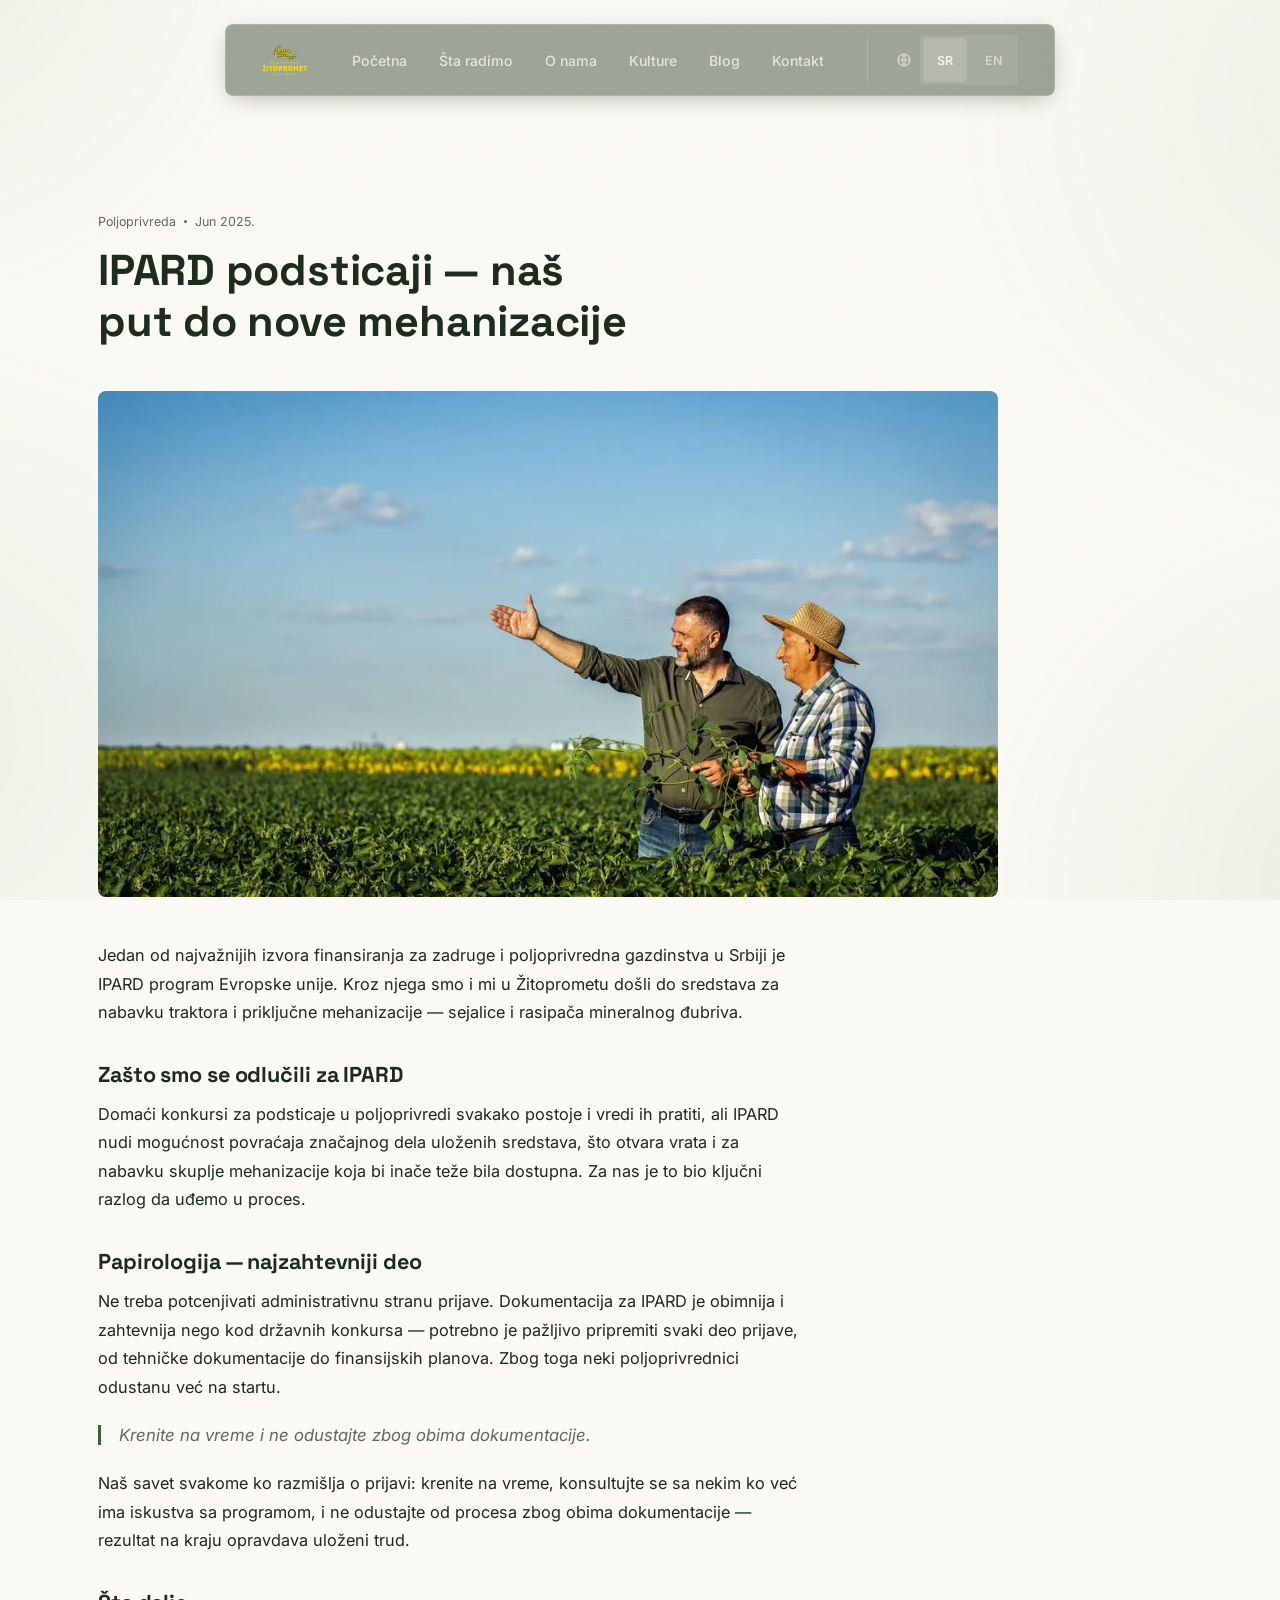
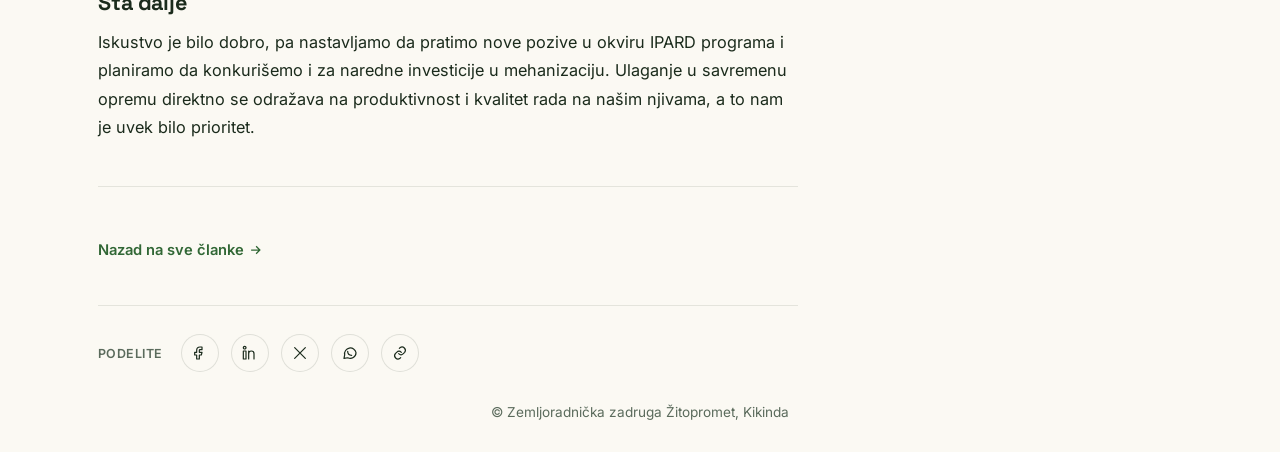
<file: post-ipard.html>
<!DOCTYPE html>
<html lang="sr">
<head>
<meta charset="UTF-8">
<meta name="viewport" content="width=device-width, initial-scale=1.0">
<title>IPARD podsticaji — naš put do nove mehanizacije | Žitopromet</title>
<meta name="description" content="Kako je Žitopromet preko IPARD programa EU došao do traktora, sejalice i rasipača đubriva — zašto smo izabrali IPARD i šta treba znati o papirologiji.">
<meta name="robots" content="index, follow">
<link rel="canonical" href="https://zitopromet.net/post-ipard.html">

<meta property="og:type" content="article">
<meta property="og:site_name" content="Žitopromet Kikinda">
<meta property="og:title" content="IPARD podsticaji — naš put do nove mehanizacije">
<meta property="og:description" content="Kako je Žitopromet preko IPARD programa EU došao do traktora, sejalice i rasipača đubriva — zašto smo izabrali IPARD i šta treba znati o papirologiji.">
<meta property="og:locale" content="sr_RS">
<meta property="og:url" content="https://zitopromet.net/post-ipard.html">
<meta property="og:image" content="https://zitopromet.net/images/og-ipard.jpg">
<meta property="og:image:width" content="1200">
<meta property="og:image:height" content="630">
<meta property="og:image:alt" content="Poljoprivrednici u polju">

<meta name="twitter:card" content="summary_large_image">
<meta name="twitter:title" content="IPARD podsticaji — naš put do nove mehanizacije">
<meta name="twitter:description" content="Kako je Žitopromet preko IPARD programa EU došao do traktora, sejalice i rasipača đubriva — zašto smo izabrali IPARD i šta treba znati o papirologiji.">
<meta name="twitter:image" content="https://zitopromet.net/images/og-ipard.jpg">
<meta name="theme-color" content="#0F2A14">

<script type="application/ld+json">
{
  "@context": "https://schema.org",
  "@type": "BlogPosting",
  "headline": "IPARD podsticaji — naš put do nove mehanizacije",
  "description": "Kako je Žitopromet preko IPARD programa EU došao do traktora, sejalice i rasipača đubriva — zašto smo izabrali IPARD i šta treba znati o papirologiji.",
  "image": "https://zitopromet.net/images/og-ipard.jpg",
  "inLanguage": "sr",
  "mainEntityOfPage": {
    "@type": "WebPage",
    "@id": "https://zitopromet.net/post-ipard.html"
  },
  "author": {
    "@type": "Organization",
    "name": "Zemljoradnička zadruga Žitopromet",
    "url": "https://zitopromet.net/"
  },
  "publisher": {
    "@type": "Organization",
    "name": "Zemljoradnička zadruga Žitopromet",
    "url": "https://zitopromet.net/",
    "logo": {
      "@type": "ImageObject",
      "url": "https://zitopromet.net/images/apple-touch-icon.png"
    }
  }
}
</script>

<link rel="preconnect" href="https://fonts.googleapis.com">
<link rel="preconnect" href="https://fonts.gstatic.com" crossorigin>
<link href="https://fonts.googleapis.com/css2?family=Space+Grotesk:wght@400;500;600;700&family=Inter:wght@400;500;600;700&display=swap" rel="stylesheet">

<link rel="icon" type="image/png" sizes="32x32" href="images/favicon-32.png">
<link rel="icon" type="image/png" sizes="192x192" href="images/favicon-192.png">
<link rel="apple-touch-icon" href="images/apple-touch-icon.png">
<link rel="stylesheet" href="style.css">
<link rel="stylesheet" href="post.css">

</head>
<body>
<div class="read-progress" aria-hidden="true"></div>

<svg width="0" height="0" style="position:absolute">
  <symbol id="wheatMotif" viewBox="0 0 200 520">
    <path d="M100 500 C96 400,104 300,100 60"/>
    <path d="M100 60 C90 70,84 82,86 96"/>
    <path d="M100 60 C110 70,116 82,114 96"/>
    <path d="M100 95 C90 105,84 117,86 131"/>
    <path d="M100 95 C110 105,116 117,114 131"/>
    <path d="M100 130 C90 140,84 152,86 166"/>
    <path d="M100 130 C110 140,116 152,114 166"/>
    <path d="M100 165 C90 175,84 187,86 201"/>
    <path d="M100 165 C110 175,116 187,114 201"/>
  </symbol>
</svg>

<nav id="siteNav">
  <div class="nav-pill">
    <div class="brand"><img width="160" height="111" src="images/logo.webp" alt="Žitopromet logo"></div>
    <ul class="nav-links" id="navLinks">
      <li><a href="index.html" data-i18n="nav.home">Početna</a></li>
      <li><a href="index.html#sta-radimo" data-i18n="nav.what">Šta radimo</a></li>
      <li><a href="index.html#o-nama" data-i18n="nav.about">O nama</a></li>
      <li><a href="index.html#kulture" data-i18n="nav.cultures">Kulture</a></li>
      <li><a href="index.html#clanci" data-i18n="nav.articles">Blog</a></li>
      <li><a href="index.html#kontakt" data-i18n="nav.contact">Kontakt</a></li>
    </ul>
    <div class="lang-switch">
      <svg viewBox="0 0 24 24" fill="none" stroke-width="1.6"><circle cx="12" cy="12" r="9"/><path d="M3 12h18M12 3c2.5 2.7 2.5 15.3 0 18M12 3c-2.5 2.7-2.5 15.3 0 18"/></svg>
      <div class="lang-opts">
        <button type="button" class="lang-btn active" data-lang="sr">SR</button>
        <button type="button" class="lang-btn" data-lang="en">EN</button>
      </div>
    </div>
    <button class="nav-toggle" id="navToggle" type="button" aria-expanded="false" aria-controls="navLinks" aria-label="Meni" data-i18n-attr="aria-label:aria.menu">
      <svg class="icon-open" viewBox="0 0 24 24" fill="none" stroke-width="2" stroke-linecap="round"><path d="M3 6h18M3 12h18M3 18h18"/></svg>
      <svg class="icon-close" viewBox="0 0 24 24" fill="none" stroke-width="2" stroke-linecap="round"><path d="M6 6l12 12M18 6L6 18"/></svg>
    </button>
  </div>
</nav>

<main>

<section class="section post-top">
  <div class="wrap">
    <div class="post-header reveal">
      <div class="article-meta"><span data-i18n="blog.cat">Poljoprivreda</span><span class="dot"></span><span data-i18n="blog.date">Jun 2025.</span></div>
      <h1 data-i18n="post.title">IPARD podsticaji — naš put do nove mehanizacije</h1>
    </div>
    <div class="post-featured reveal"><img width="1100" height="723" loading="lazy" src="images/clanak-ipard.webp" alt=""></div>
    <div class="post-body reveal">
      <p data-i18n="post.p1">Jedan od najvažnijih izvora finansiranja za zadruge i poljoprivredna gazdinstva u Srbiji je IPARD program Evropske unije. Kroz njega smo i mi u Žitoprometu došli do sredstava za nabavku traktora i priključne mehanizacije — sejalice i rasipača mineralnog đubriva.</p>
      <h2 data-i18n="post.h1">Zašto smo se odlučili za IPARD</h2>
      <p data-i18n="post.p2">Domaći konkursi za podsticaje u poljoprivredi svakako postoje i vredi ih pratiti, ali IPARD nudi mogućnost povraćaja značajnog dela uloženih sredstava, što otvara vrata i za nabavku skuplje mehanizacije koja bi inače teže bila dostupna. Za nas je to bio ključni razlog da uđemo u proces.</p>
      <h2 data-i18n="post.h2">Papirologija — najzahtevniji deo</h2>
      <p data-i18n="post.p3">Ne treba potcenjivati administrativnu stranu prijave. Dokumentacija za IPARD je obimnija i zahtevnija nego kod državnih konkursa — potrebno je pažljivo pripremiti svaki deo prijave, od tehničke dokumentacije do finansijskih planova. Zbog toga neki poljoprivrednici odustanu već na startu.</p>
      <blockquote data-i18n="post.q1">Krenite na vreme i ne odustajte zbog obima dokumentacije.</blockquote>
      <p data-i18n="post.p4">Naš savet svakome ko razmišlja o prijavi: krenite na vreme, konsultujte se sa nekim ko već ima iskustva sa programom, i ne odustajte od procesa zbog obima dokumentacije — rezultat na kraju opravdava uloženi trud.</p>
      <h2 data-i18n="post.h3">Šta dalje</h2>
      <p data-i18n="post.p5">Iskustvo je bilo dobro, pa nastavljamo da pratimo nove pozive u okviru IPARD programa i planiramo da konkurišemo i za naredne investicije u mehanizaciju. Ulaganje u savremenu opremu direktno se odražava na produktivnost i kvalitet rada na našim njivama, a to nam je uvek bilo prioritet.</p>
    </div>
    <div class="post-cta reveal">
      <a href="index.html#clanci" class="btn-text"><span data-i18n="post.back">Nazad na sve članke</span> <svg viewBox="0 0 24 24" fill="none" stroke-width="2"><path d="M5 12h14M13 6l6 6-6 6"/></svg></a>
      <div class="post-share">
        <span class="post-share-label" data-i18n="share.label">Podelite</span>
        <a href="#" class="share-fb" target="_blank" rel="noopener" aria-label="Podeli na Facebook-u" data-i18n-attr="aria-label:share.fb">
          <svg viewBox="0 0 24 24" stroke-width="1.8" stroke-linecap="round" stroke-linejoin="round"><path d="M15 3h-3a5 5 0 0 0-5 5v3H4v4h3v6h4v-6h3l1-4h-4V8a1 1 0 0 1 1-1h3z"/></svg>
        </a>
        <a href="#" class="share-li" target="_blank" rel="noopener" aria-label="Podeli na LinkedIn-u" data-i18n-attr="aria-label:share.li">
          <svg viewBox="0 0 24 24" stroke-width="1.8" stroke-linecap="round" stroke-linejoin="round"><rect x="2" y="9" width="4" height="12"/><circle cx="4" cy="4" r="2"/><path d="M10 9v12M10 13a4 4 0 0 1 8 0v8M18 13v8"/></svg>
        </a>
        <a href="#" class="share-x" target="_blank" rel="noopener" aria-label="Podeli na X-u" data-i18n-attr="aria-label:share.x">
          <svg viewBox="0 0 24 24" stroke-width="1.8" stroke-linecap="round" stroke-linejoin="round"><path d="M4 4l16 16M20 4L4 20"/></svg>
        </a>
        <a href="#" class="share-wa" target="_blank" rel="noopener" aria-label="Podeli na WhatsApp-u" data-i18n-attr="aria-label:share.wa">
          <svg viewBox="0 0 24 24" stroke-width="1.8" stroke-linecap="round" stroke-linejoin="round"><path d="M21 11.5a8.5 8.5 0 0 1-12.4 7.6L3 20l1-5.3A8.5 8.5 0 1 1 21 11.5Z"/><path d="M8.5 9.5c0 3.5 2.5 6 6 6"/></svg>
        </a>
        <button type="button" class="share-copy" aria-label="Kopiraj link" data-i18n-attr="aria-label:share.copy">
          <svg viewBox="0 0 24 24" stroke-width="1.8" stroke-linecap="round" stroke-linejoin="round"><path d="M10 13a5 5 0 0 0 7 0l2-2a5 5 0 0 0-7-7l-1 1"/><path d="M14 11a5 5 0 0 0-7 0l-2 2a5 5 0 0 0 7 7l1-1"/></svg>
          <span class="copied-tip" aria-hidden="true" data-i18n="share.copied">Kopirano!</span>
        </button>
      </div>
    </div>
  </div>
</section>

</main>

<footer data-i18n="footer.copy">© Zemljoradnička zadruga Žitopromet, Kikinda</footer>

<script src="script.js"></script>
<script>
  // Serbian text lives in the HTML above; only EN goes here (see script.js).
  const i18n = {
    en: {
      'meta.title': 'IPARD subsidies — our road to new machinery | Žitopromet',
      'meta.desc': 'How Žitopromet obtained a tractor, seed drill and fertilizer spreader through the EU’s IPARD programme — why we chose IPARD and what to know about the paperwork.',
      'aria.menu': 'Menu', 'aria.top': 'Back to top',
      'nav.home': 'Home', 'nav.what': 'What we do', 'nav.about': 'About us', 'nav.cultures': 'Crops', 'nav.articles': 'Blog', 'nav.contact': 'Contact',
      'blog.cat': 'Agriculture', 'blog.date': 'Jun 2025',
      'post.title': 'IPARD subsidies — our road to new machinery',
      'post.p1': 'One of the most important sources of funding for cooperatives and farms in Serbia is the European Union’s IPARD programme. Through it, we at Žitopromet also secured funds to purchase a tractor and attached machinery — a seed drill and a mineral fertilizer spreader.',
      'post.h1': 'Why we chose IPARD',
      'post.p2': 'Domestic subsidy tenders in agriculture certainly exist and are worth following, but IPARD offers the possibility of reimbursement of a significant part of the invested funds, which opens the door to purchasing more expensive machinery that would otherwise be harder to obtain. For us, that was the key reason to enter the process.',
      'post.h2': 'Paperwork — the most demanding part',
      'post.p3': 'The administrative side of the application should not be underestimated. The IPARD documentation is more extensive and demanding than for national tenders — every part of the application must be prepared carefully, from technical documentation to financial plans. That is why some farmers give up right at the start.',
      'post.q1': 'Start early, and don’t give up because of the volume of documentation.',
      'post.p4': 'Our advice to anyone considering applying: start early, consult someone who already has experience with the programme, and don’t give up because of the volume of documentation — the result in the end justifies the effort.',
      'post.h3': 'What’s next',
      'post.p5': 'The experience was good, so we continue to follow new calls under the IPARD programme and plan to apply for further investments in machinery. Investing in modern equipment directly affects productivity and the quality of work in our fields, and that has always been a priority for us.',
      'post.back': 'Back to all articles',
      'share.label': 'Share', 'share.fb': 'Share on Facebook', 'share.li': 'Share on LinkedIn', 'share.x': 'Share on X', 'share.wa': 'Share on WhatsApp',
      'share.copy': 'Copy link', 'share.copied': 'Copied!',
      'footer.copy': '© Žitopromet Agricultural Cooperative, Kikinda'
    }
  };
  initLangSwitcher(i18n);
</script>

<div id="backToTopWrap" class="back-to-top-wrap">
  <button id="backToTopBtn" type="button" aria-label="Nazad na vrh" data-i18n-attr="aria-label:aria.top" class="back-to-top-btn">
    <svg width="20" height="20" viewBox="0 0 24 24" fill="none" stroke-width="2.2" stroke-linecap="round" stroke-linejoin="round">
      <path d="M12 19V5M5 12l7-7 7 7"/>
    </svg>
  </button>
</div>
<script src="post.js"></script>
</body>
</html>
</file>
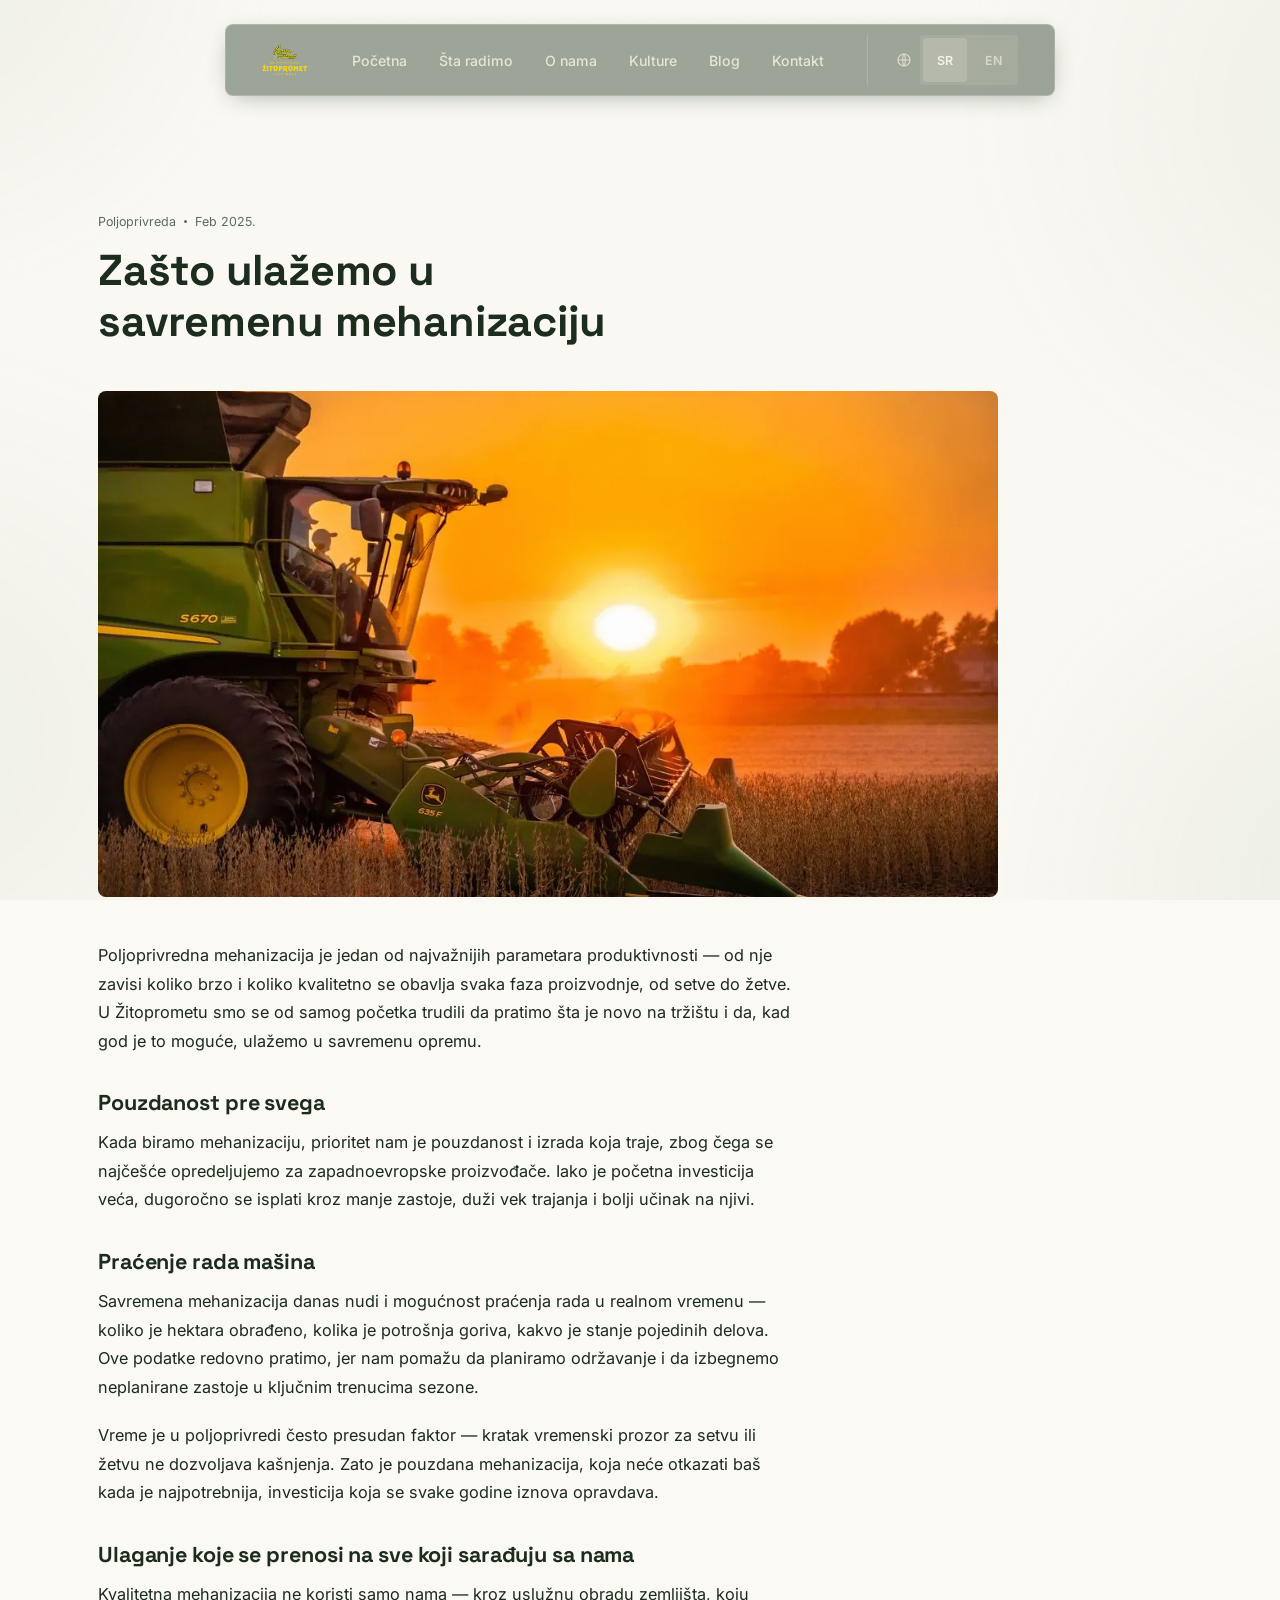
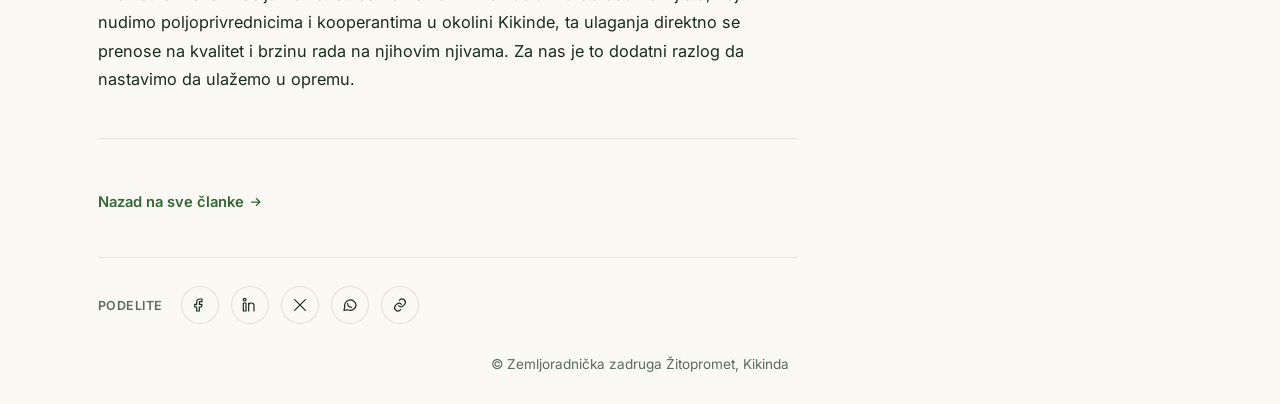
<file: post-mehanizacija.html>
<!DOCTYPE html>
<html lang="sr">
<head>
<meta charset="UTF-8">
<meta name="viewport" content="width=device-width, initial-scale=1.0">
<title>Zašto ulažemo u savremenu mehanizaciju | Žitopromet</title>
<meta name="description" content="Zašto Žitopromet ulaže u savremenu mehanizaciju: pouzdanost, praćenje rada mašina u realnom vremenu i uslužna obrada zemljišta za poljoprivrednike oko Kikinde.">
<meta name="robots" content="index, follow">
<link rel="canonical" href="https://zitopromet.net/post-mehanizacija.html">

<meta property="og:type" content="article">
<meta property="og:site_name" content="Žitopromet Kikinda">
<meta property="og:title" content="Zašto ulažemo u savremenu mehanizaciju">
<meta property="og:description" content="Zašto Žitopromet ulaže u savremenu mehanizaciju: pouzdanost, praćenje rada mašina u realnom vremenu i uslužna obrada zemljišta za poljoprivrednike oko Kikinde.">
<meta property="og:locale" content="sr_RS">
<meta property="og:url" content="https://zitopromet.net/post-mehanizacija.html">
<meta property="og:image" content="https://zitopromet.net/images/og-mehanizacija.jpg">
<meta property="og:image:width" content="1200">
<meta property="og:image:height" content="630">
<meta property="og:image:alt" content="Kombajn u polju pri zalasku sunca">

<meta name="twitter:card" content="summary_large_image">
<meta name="twitter:title" content="Zašto ulažemo u savremenu mehanizaciju">
<meta name="twitter:description" content="Zašto Žitopromet ulaže u savremenu mehanizaciju: pouzdanost, praćenje rada mašina u realnom vremenu i uslužna obrada zemljišta za poljoprivrednike oko Kikinde.">
<meta name="twitter:image" content="https://zitopromet.net/images/og-mehanizacija.jpg">
<meta name="theme-color" content="#0F2A14">

<script type="application/ld+json">
{
  "@context": "https://schema.org",
  "@type": "BlogPosting",
  "headline": "Zašto ulažemo u savremenu mehanizaciju",
  "description": "Zašto Žitopromet ulaže u savremenu mehanizaciju: pouzdanost, praćenje rada mašina u realnom vremenu i uslužna obrada zemljišta za poljoprivrednike oko Kikinde.",
  "image": "https://zitopromet.net/images/og-mehanizacija.jpg",
  "inLanguage": "sr",
  "mainEntityOfPage": {
    "@type": "WebPage",
    "@id": "https://zitopromet.net/post-mehanizacija.html"
  },
  "author": {
    "@type": "Organization",
    "name": "Zemljoradnička zadruga Žitopromet",
    "url": "https://zitopromet.net/"
  },
  "publisher": {
    "@type": "Organization",
    "name": "Zemljoradnička zadruga Žitopromet",
    "url": "https://zitopromet.net/",
    "logo": {
      "@type": "ImageObject",
      "url": "https://zitopromet.net/images/apple-touch-icon.png"
    }
  }
}
</script>

<link rel="preconnect" href="https://fonts.googleapis.com">
<link rel="preconnect" href="https://fonts.gstatic.com" crossorigin>
<link href="https://fonts.googleapis.com/css2?family=Space+Grotesk:wght@400;500;600;700&family=Inter:wght@400;500;600;700&display=swap" rel="stylesheet">

<link rel="icon" type="image/png" sizes="32x32" href="images/favicon-32.png">
<link rel="icon" type="image/png" sizes="192x192" href="images/favicon-192.png">
<link rel="apple-touch-icon" href="images/apple-touch-icon.png">
<link rel="stylesheet" href="style.css">
<link rel="stylesheet" href="post.css">

</head>
<body>
<div class="read-progress" aria-hidden="true"></div>

<svg width="0" height="0" style="position:absolute">
  <symbol id="wheatMotif" viewBox="0 0 200 520">
    <path d="M100 500 C96 400,104 300,100 60"/>
    <path d="M100 60 C90 70,84 82,86 96"/>
    <path d="M100 60 C110 70,116 82,114 96"/>
    <path d="M100 95 C90 105,84 117,86 131"/>
    <path d="M100 95 C110 105,116 117,114 131"/>
    <path d="M100 130 C90 140,84 152,86 166"/>
    <path d="M100 130 C110 140,116 152,114 166"/>
    <path d="M100 165 C90 175,84 187,86 201"/>
    <path d="M100 165 C110 175,116 187,114 201"/>
  </symbol>
</svg>

<nav id="siteNav">
  <div class="nav-pill">
    <div class="brand"><img width="160" height="111" src="images/logo.webp" alt="Žitopromet logo"></div>
    <ul class="nav-links" id="navLinks">
      <li><a href="index.html" data-i18n="nav.home">Početna</a></li>
      <li><a href="index.html#sta-radimo" data-i18n="nav.what">Šta radimo</a></li>
      <li><a href="index.html#o-nama" data-i18n="nav.about">O nama</a></li>
      <li><a href="index.html#kulture" data-i18n="nav.cultures">Kulture</a></li>
      <li><a href="index.html#clanci" data-i18n="nav.articles">Blog</a></li>
      <li><a href="index.html#kontakt" data-i18n="nav.contact">Kontakt</a></li>
    </ul>
    <div class="lang-switch">
      <svg viewBox="0 0 24 24" fill="none" stroke-width="1.6"><circle cx="12" cy="12" r="9"/><path d="M3 12h18M12 3c2.5 2.7 2.5 15.3 0 18M12 3c-2.5 2.7-2.5 15.3 0 18"/></svg>
      <div class="lang-opts">
        <button type="button" class="lang-btn active" data-lang="sr">SR</button>
        <button type="button" class="lang-btn" data-lang="en">EN</button>
      </div>
    </div>
    <button class="nav-toggle" id="navToggle" type="button" aria-expanded="false" aria-controls="navLinks" aria-label="Meni" data-i18n-attr="aria-label:aria.menu">
      <svg class="icon-open" viewBox="0 0 24 24" fill="none" stroke-width="2" stroke-linecap="round"><path d="M3 6h18M3 12h18M3 18h18"/></svg>
      <svg class="icon-close" viewBox="0 0 24 24" fill="none" stroke-width="2" stroke-linecap="round"><path d="M6 6l12 12M18 6L6 18"/></svg>
    </button>
  </div>
</nav>

<main>

<section class="section post-top">
  <div class="wrap">
    <div class="post-header reveal">
      <div class="article-meta"><span data-i18n="blog.cat">Poljoprivreda</span><span class="dot"></span><span data-i18n="blog.date">Feb 2025.</span></div>
      <h1 data-i18n="post.title">Zašto ulažemo u savremenu mehanizaciju</h1>
    </div>
    <div class="post-featured reveal"><img width="1100" height="733" loading="lazy" src="images/clanak-mehanizacija.webp" alt=""></div>
    <div class="post-body reveal">
      <p data-i18n="post.p1">Poljoprivredna mehanizacija je jedan od najvažnijih parametara produktivnosti — od nje zavisi koliko brzo i koliko kvalitetno se obavlja svaka faza proizvodnje, od setve do žetve. U Žitoprometu smo se od samog početka trudili da pratimo šta je novo na tržištu i da, kad god je to moguće, ulažemo u savremenu opremu.</p>
      <h2 data-i18n="post.h1">Pouzdanost pre svega</h2>
      <p data-i18n="post.p2">Kada biramo mehanizaciju, prioritet nam je pouzdanost i izrada koja traje, zbog čega se najčešće opredeljujemo za zapadnoevropske proizvođače. Iako je početna investicija veća, dugoročno se isplati kroz manje zastoje, duži vek trajanja i bolji učinak na njivi.</p>
      <h2 data-i18n="post.h2">Praćenje rada mašina</h2>
      <p data-i18n="post.p3">Savremena mehanizacija danas nudi i mogućnost praćenja rada u realnom vremenu — koliko je hektara obrađeno, kolika je potrošnja goriva, kakvo je stanje pojedinih delova. Ove podatke redovno pratimo, jer nam pomažu da planiramo održavanje i da izbegnemo neplanirane zastoje u ključnim trenucima sezone.</p>
      <p data-i18n="post.p4">Vreme je u poljoprivredi često presudan faktor — kratak vremenski prozor za setvu ili žetvu ne dozvoljava kašnjenja. Zato je pouzdana mehanizacija, koja neće otkazati baš kada je najpotrebnija, investicija koja se svake godine iznova opravdava.</p>
      <h2 data-i18n="post.h3">Ulaganje koje se prenosi na sve koji sarađuju sa nama</h2>
      <p data-i18n="post.p5">Kvalitetna mehanizacija ne koristi samo nama — kroz uslužnu obradu zemljišta, koju nudimo poljoprivrednicima i kooperantima u okolini Kikinde, ta ulaganja direktno se prenose na kvalitet i brzinu rada na njihovim njivama. Za nas je to dodatni razlog da nastavimo da ulažemo u opremu.</p>
    </div>
    <div class="post-cta reveal">
      <a href="index.html#clanci" class="btn-text"><span data-i18n="post.back">Nazad na sve članke</span> <svg viewBox="0 0 24 24" fill="none" stroke-width="2"><path d="M5 12h14M13 6l6 6-6 6"/></svg></a>
      <div class="post-share">
        <span class="post-share-label" data-i18n="share.label">Podelite</span>
        <a href="#" class="share-fb" target="_blank" rel="noopener" aria-label="Podeli na Facebook-u" data-i18n-attr="aria-label:share.fb">
          <svg viewBox="0 0 24 24" stroke-width="1.8" stroke-linecap="round" stroke-linejoin="round"><path d="M15 3h-3a5 5 0 0 0-5 5v3H4v4h3v6h4v-6h3l1-4h-4V8a1 1 0 0 1 1-1h3z"/></svg>
        </a>
        <a href="#" class="share-li" target="_blank" rel="noopener" aria-label="Podeli na LinkedIn-u" data-i18n-attr="aria-label:share.li">
          <svg viewBox="0 0 24 24" stroke-width="1.8" stroke-linecap="round" stroke-linejoin="round"><rect x="2" y="9" width="4" height="12"/><circle cx="4" cy="4" r="2"/><path d="M10 9v12M10 13a4 4 0 0 1 8 0v8M18 13v8"/></svg>
        </a>
        <a href="#" class="share-x" target="_blank" rel="noopener" aria-label="Podeli na X-u" data-i18n-attr="aria-label:share.x">
          <svg viewBox="0 0 24 24" stroke-width="1.8" stroke-linecap="round" stroke-linejoin="round"><path d="M4 4l16 16M20 4L4 20"/></svg>
        </a>
        <a href="#" class="share-wa" target="_blank" rel="noopener" aria-label="Podeli na WhatsApp-u" data-i18n-attr="aria-label:share.wa">
          <svg viewBox="0 0 24 24" stroke-width="1.8" stroke-linecap="round" stroke-linejoin="round"><path d="M21 11.5a8.5 8.5 0 0 1-12.4 7.6L3 20l1-5.3A8.5 8.5 0 1 1 21 11.5Z"/><path d="M8.5 9.5c0 3.5 2.5 6 6 6"/></svg>
        </a>
        <button type="button" class="share-copy" aria-label="Kopiraj link" data-i18n-attr="aria-label:share.copy">
          <svg viewBox="0 0 24 24" stroke-width="1.8" stroke-linecap="round" stroke-linejoin="round"><path d="M10 13a5 5 0 0 0 7 0l2-2a5 5 0 0 0-7-7l-1 1"/><path d="M14 11a5 5 0 0 0-7 0l-2 2a5 5 0 0 0 7 7l1-1"/></svg>
          <span class="copied-tip" aria-hidden="true" data-i18n="share.copied">Kopirano!</span>
        </button>
      </div>
    </div>
  </div>
</section>

</main>

<footer data-i18n="footer.copy">© Zemljoradnička zadruga Žitopromet, Kikinda</footer>

<script src="script.js"></script>
<script>
  // Serbian text lives in the HTML above; only EN goes here (see script.js).
  const i18n = {
    en: {
      'meta.title': 'Why we invest in modern machinery | Žitopromet',
      'meta.desc': 'Why Žitopromet invests in modern machinery: reliability, real-time machine monitoring and custom cultivation services for farmers around Kikinda.',
      'aria.menu': 'Menu', 'aria.top': 'Back to top',
      'nav.home': 'Home', 'nav.what': 'What we do', 'nav.about': 'About us', 'nav.cultures': 'Crops', 'nav.articles': 'Blog', 'nav.contact': 'Contact',
      'blog.cat': 'Agriculture', 'blog.date': 'Feb 2025',
      'post.title': 'Why we invest in modern machinery',
      'post.p1': 'Agricultural machinery is one of the most important parameters of productivity — it determines how quickly and how well every stage of production is carried out, from sowing to harvest. At Žitopromet we have tried from the very beginning to keep up with what’s new on the market and, whenever possible, to invest in modern equipment.',
      'post.h1': 'Reliability above all',
      'post.p2': 'When choosing machinery, our priority is reliability and construction that lasts, which is why we most often opt for Western European manufacturers. Although the initial investment is higher, it pays off in the long run through less downtime, a longer service life and better performance in the field.',
      'post.h2': 'Monitoring machine performance',
      'post.p3': 'Modern machinery today also offers real-time monitoring — how many hectares have been worked, how much fuel has been used, what condition individual parts are in. We monitor this data regularly, because it helps us plan maintenance and avoid unplanned downtime at key moments of the season.',
      'post.p4': 'Time is often the decisive factor in agriculture — the short window for sowing or harvesting does not allow for delays. That is why reliable machinery, which won’t fail just when it is needed most, is an investment that pays for itself again every year.',
      'post.h3': 'An investment that benefits everyone who works with us',
      'post.p5': 'Quality machinery doesn’t benefit only us — through the custom cultivation services we offer to farmers and partner growers around Kikinda, those investments translate directly into the quality and speed of work in their fields. For us, that is one more reason to keep investing in equipment.',
      'post.back': 'Back to all articles',
      'share.label': 'Share', 'share.fb': 'Share on Facebook', 'share.li': 'Share on LinkedIn', 'share.x': 'Share on X', 'share.wa': 'Share on WhatsApp',
      'share.copy': 'Copy link', 'share.copied': 'Copied!',
      'footer.copy': '© Žitopromet Agricultural Cooperative, Kikinda'
    }
  };
  initLangSwitcher(i18n);
</script>

<div id="backToTopWrap" class="back-to-top-wrap">
  <button id="backToTopBtn" type="button" aria-label="Nazad na vrh" data-i18n-attr="aria-label:aria.top" class="back-to-top-btn">
    <svg width="20" height="20" viewBox="0 0 24 24" fill="none" stroke-width="2.2" stroke-linecap="round" stroke-linejoin="round">
      <path d="M12 19V5M5 12l7-7 7 7"/>
    </svg>
  </button>
</div>
<script src="post.js"></script>
</body>
</html>
</file>
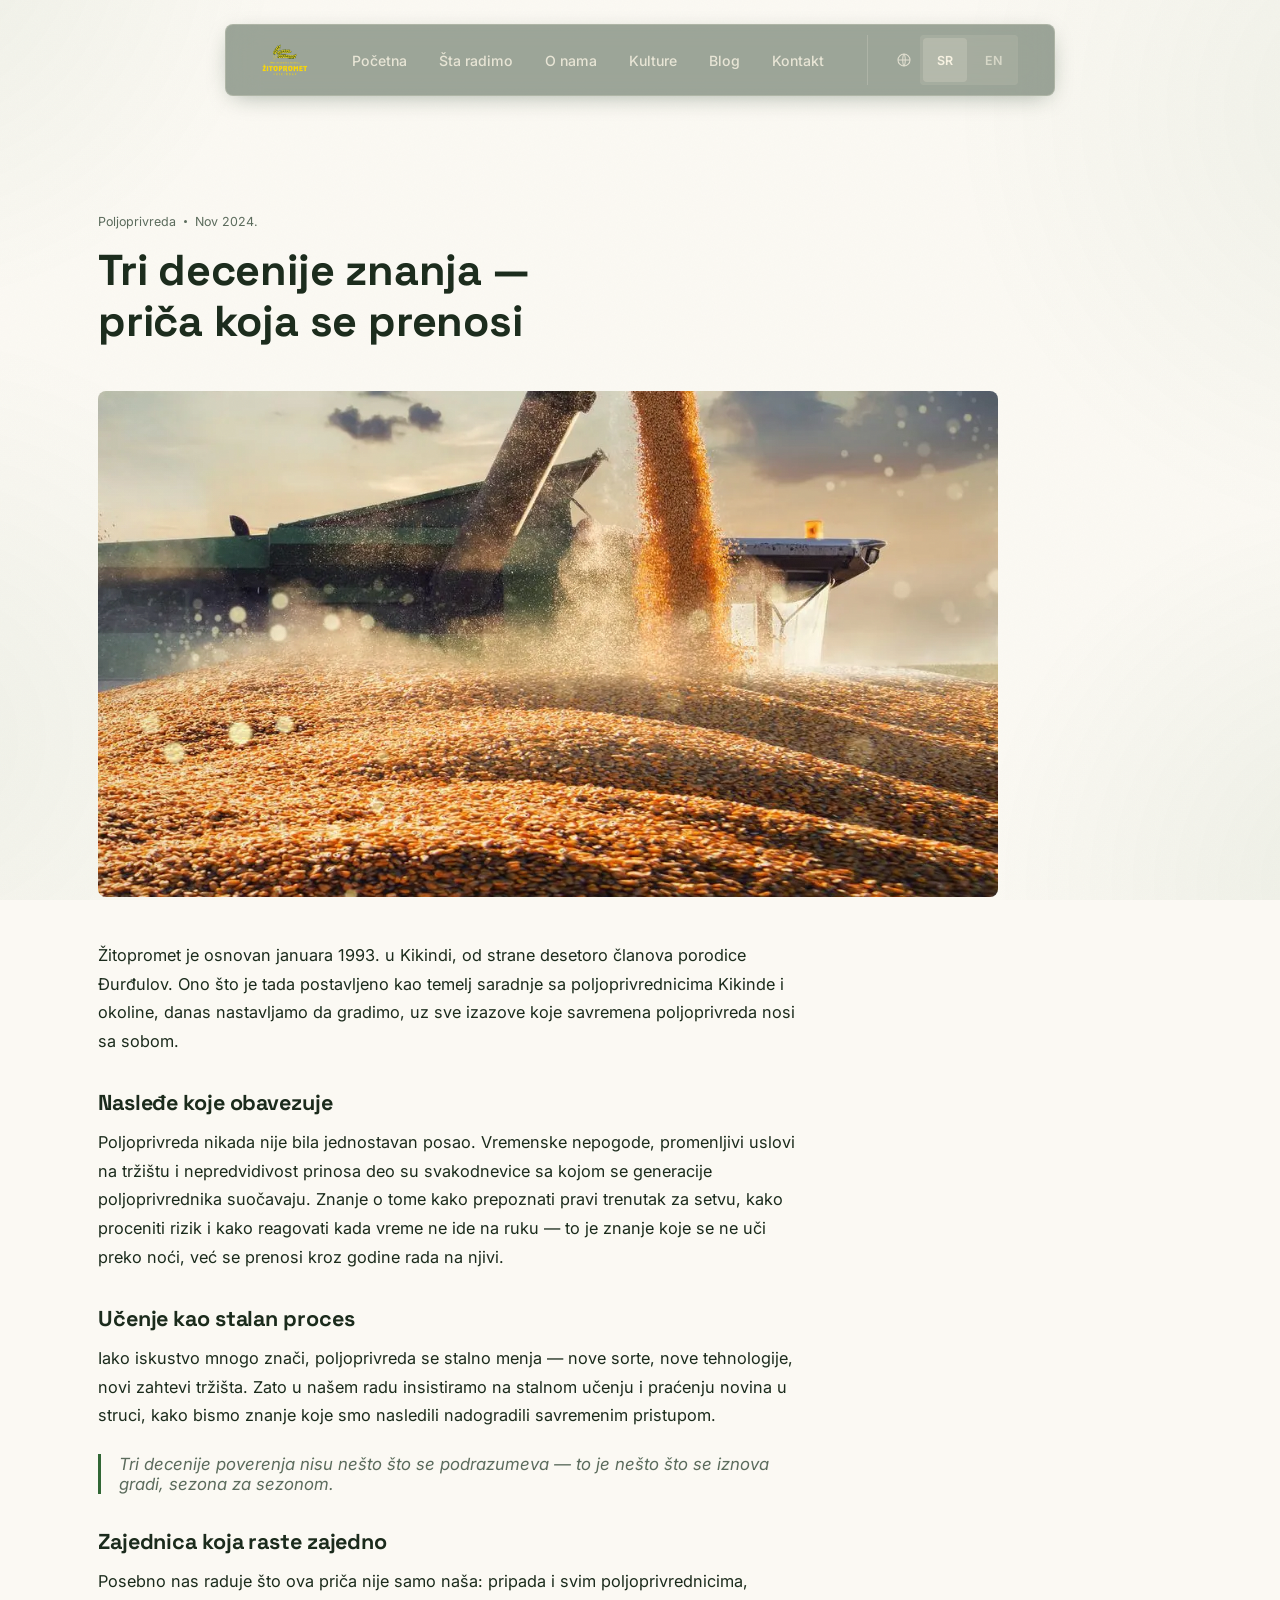
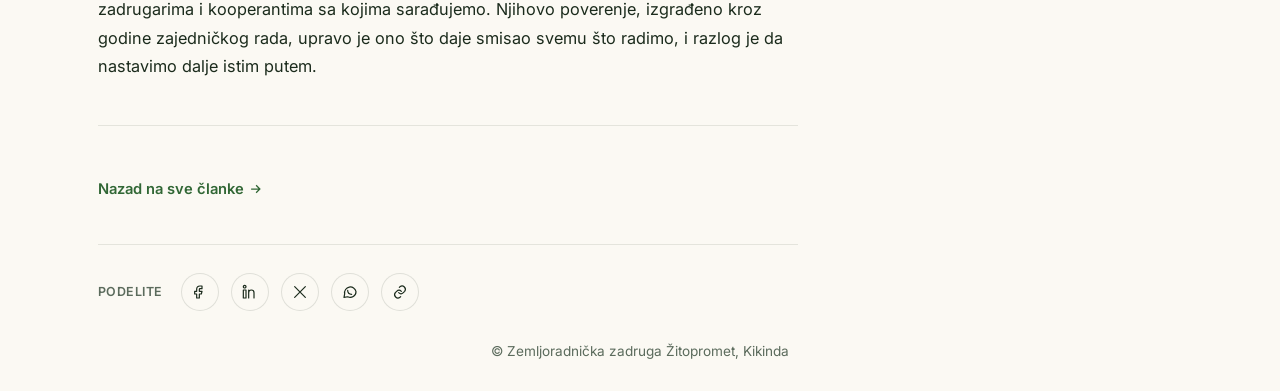
<file: post-tri-decenije.html>
<!DOCTYPE html>
<html lang="sr">
<head>
<meta charset="UTF-8">
<meta name="viewport" content="width=device-width, initial-scale=1.0">
<title>Tri decenije znanja — priča koja se prenosi | Žitopromet</title>
<meta name="description" content="Tri decenije znanja i poverenja: priča o zadruzi Žitopromet iz Kikinde, učenju kao stalnom procesu i zajednici poljoprivrednika koja raste zajedno.">
<meta name="robots" content="index, follow">
<link rel="canonical" href="https://zitopromet.net/post-tri-decenije.html">

<meta property="og:type" content="article">
<meta property="og:site_name" content="Žitopromet Kikinda">
<meta property="og:title" content="Tri decenije znanja — priča koja se prenosi">
<meta property="og:description" content="Tri decenije znanja i poverenja: priča o zadruzi Žitopromet iz Kikinde, učenju kao stalnom procesu i zajednici poljoprivrednika koja raste zajedno.">
<meta property="og:locale" content="sr_RS">
<meta property="og:url" content="https://zitopromet.net/post-tri-decenije.html">
<meta property="og:image" content="https://zitopromet.net/images/og-tri-decenije.jpg">
<meta property="og:image:width" content="1200">
<meta property="og:image:height" content="630">
<meta property="og:image:alt" content="Pretovar zrna iz kombajna">

<meta name="twitter:card" content="summary_large_image">
<meta name="twitter:title" content="Tri decenije znanja — priča koja se prenosi">
<meta name="twitter:description" content="Tri decenije znanja i poverenja: priča o zadruzi Žitopromet iz Kikinde, učenju kao stalnom procesu i zajednici poljoprivrednika koja raste zajedno.">
<meta name="twitter:image" content="https://zitopromet.net/images/og-tri-decenije.jpg">
<meta name="theme-color" content="#0F2A14">

<script type="application/ld+json">
{
  "@context": "https://schema.org",
  "@type": "BlogPosting",
  "headline": "Tri decenije znanja — priča koja se prenosi",
  "description": "Tri decenije znanja i poverenja: priča o zadruzi Žitopromet iz Kikinde, učenju kao stalnom procesu i zajednici poljoprivrednika koja raste zajedno.",
  "image": "https://zitopromet.net/images/og-tri-decenije.jpg",
  "inLanguage": "sr",
  "mainEntityOfPage": {
    "@type": "WebPage",
    "@id": "https://zitopromet.net/post-tri-decenije.html"
  },
  "author": {
    "@type": "Organization",
    "name": "Zemljoradnička zadruga Žitopromet",
    "url": "https://zitopromet.net/"
  },
  "publisher": {
    "@type": "Organization",
    "name": "Zemljoradnička zadruga Žitopromet",
    "url": "https://zitopromet.net/",
    "logo": {
      "@type": "ImageObject",
      "url": "https://zitopromet.net/images/apple-touch-icon.png"
    }
  }
}
</script>

<link rel="preconnect" href="https://fonts.googleapis.com">
<link rel="preconnect" href="https://fonts.gstatic.com" crossorigin>
<link href="https://fonts.googleapis.com/css2?family=Space+Grotesk:wght@400;500;600;700&family=Inter:wght@400;500;600;700&display=swap" rel="stylesheet">

<link rel="icon" type="image/png" sizes="32x32" href="images/favicon-32.png">
<link rel="icon" type="image/png" sizes="192x192" href="images/favicon-192.png">
<link rel="apple-touch-icon" href="images/apple-touch-icon.png">
<link rel="stylesheet" href="style.css">
<link rel="stylesheet" href="post.css">

</head>
<body>
<div class="read-progress" aria-hidden="true"></div>

<svg width="0" height="0" style="position:absolute">
  <symbol id="wheatMotif" viewBox="0 0 200 520">
    <path d="M100 500 C96 400,104 300,100 60"/>
    <path d="M100 60 C90 70,84 82,86 96"/>
    <path d="M100 60 C110 70,116 82,114 96"/>
    <path d="M100 95 C90 105,84 117,86 131"/>
    <path d="M100 95 C110 105,116 117,114 131"/>
    <path d="M100 130 C90 140,84 152,86 166"/>
    <path d="M100 130 C110 140,116 152,114 166"/>
    <path d="M100 165 C90 175,84 187,86 201"/>
    <path d="M100 165 C110 175,116 187,114 201"/>
  </symbol>
</svg>

<nav id="siteNav">
  <div class="nav-pill">
    <div class="brand"><img width="160" height="111" src="images/logo.webp" alt="Žitopromet logo"></div>
    <ul class="nav-links" id="navLinks">
      <li><a href="index.html" data-i18n="nav.home">Početna</a></li>
      <li><a href="index.html#sta-radimo" data-i18n="nav.what">Šta radimo</a></li>
      <li><a href="index.html#o-nama" data-i18n="nav.about">O nama</a></li>
      <li><a href="index.html#kulture" data-i18n="nav.cultures">Kulture</a></li>
      <li><a href="index.html#clanci" data-i18n="nav.articles">Blog</a></li>
      <li><a href="index.html#kontakt" data-i18n="nav.contact">Kontakt</a></li>
    </ul>
    <div class="lang-switch">
      <svg viewBox="0 0 24 24" fill="none" stroke-width="1.6"><circle cx="12" cy="12" r="9"/><path d="M3 12h18M12 3c2.5 2.7 2.5 15.3 0 18M12 3c-2.5 2.7-2.5 15.3 0 18"/></svg>
      <div class="lang-opts">
        <button type="button" class="lang-btn active" data-lang="sr">SR</button>
        <button type="button" class="lang-btn" data-lang="en">EN</button>
      </div>
    </div>
    <button class="nav-toggle" id="navToggle" type="button" aria-expanded="false" aria-controls="navLinks" aria-label="Meni" data-i18n-attr="aria-label:aria.menu">
      <svg class="icon-open" viewBox="0 0 24 24" fill="none" stroke-width="2" stroke-linecap="round"><path d="M3 6h18M3 12h18M3 18h18"/></svg>
      <svg class="icon-close" viewBox="0 0 24 24" fill="none" stroke-width="2" stroke-linecap="round"><path d="M6 6l12 12M18 6L6 18"/></svg>
    </button>
  </div>
</nav>

<main>

<section class="section post-top">
  <div class="wrap">
    <div class="post-header reveal">
      <div class="article-meta"><span data-i18n="blog.cat">Poljoprivreda</span><span class="dot"></span><span data-i18n="blog.date">Nov 2024.</span></div>
      <h1 data-i18n="post.title">Tri decenije znanja — priča koja se prenosi</h1>
    </div>
    <div class="post-featured reveal"><img width="1100" height="1211" loading="lazy" src="images/clanak-tri-decenije.webp" alt=""></div>
    <div class="post-body reveal">
      <p data-i18n="post.p1">Žitopromet je osnovan januara 1993. u Kikindi, od strane desetoro članova porodice Đurđulov. Ono što je tada postavljeno kao temelj saradnje sa poljoprivrednicima Kikinde i okoline, danas nastavljamo da gradimo, uz sve izazove koje savremena poljoprivreda nosi sa sobom.</p>
      <h2 data-i18n="post.h1">Nasleđe koje obavezuje</h2>
      <p data-i18n="post.p2">Poljoprivreda nikada nije bila jednostavan posao. Vremenske nepogode, promenljivi uslovi na tržištu i nepredvidivost prinosa deo su svakodnevice sa kojom se generacije poljoprivrednika suočavaju. Znanje o tome kako prepoznati pravi trenutak za setvu, kako proceniti rizik i kako reagovati kada vreme ne ide na ruku — to je znanje koje se ne uči preko noći, već se prenosi kroz godine rada na njivi.</p>
      <h2 data-i18n="post.h2">Učenje kao stalan proces</h2>
      <p data-i18n="post.p3">Iako iskustvo mnogo znači, poljoprivreda se stalno menja — nove sorte, nove tehnologije, novi zahtevi tržišta. Zato u našem radu insistiramo na stalnom učenju i praćenju novina u struci, kako bismo znanje koje smo nasledili nadogradili savremenim pristupom.</p>
      <blockquote data-i18n="post.q1">Tri decenije poverenja nisu nešto što se podrazumeva — to je nešto što se iznova gradi, sezona za sezonom.</blockquote>
      <h2 data-i18n="post.h3">Zajednica koja raste zajedno</h2>
      <p data-i18n="post.p4">Posebno nas raduje što ova priča nije samo naša: pripada i svim poljoprivrednicima, zadrugarima i kooperantima sa kojima sarađujemo. Njihovo poverenje, izgrađeno kroz godine zajedničkog rada, upravo je ono što daje smisao svemu što radimo, i razlog je da nastavimo dalje istim putem.</p>
    </div>
    <div class="post-cta reveal">
      <a href="index.html#clanci" class="btn-text"><span data-i18n="post.back">Nazad na sve članke</span> <svg viewBox="0 0 24 24" fill="none" stroke-width="2"><path d="M5 12h14M13 6l6 6-6 6"/></svg></a>
      <div class="post-share">
        <span class="post-share-label" data-i18n="share.label">Podelite</span>
        <a href="#" class="share-fb" target="_blank" rel="noopener" aria-label="Podeli na Facebook-u" data-i18n-attr="aria-label:share.fb">
          <svg viewBox="0 0 24 24" stroke-width="1.8" stroke-linecap="round" stroke-linejoin="round"><path d="M15 3h-3a5 5 0 0 0-5 5v3H4v4h3v6h4v-6h3l1-4h-4V8a1 1 0 0 1 1-1h3z"/></svg>
        </a>
        <a href="#" class="share-li" target="_blank" rel="noopener" aria-label="Podeli na LinkedIn-u" data-i18n-attr="aria-label:share.li">
          <svg viewBox="0 0 24 24" stroke-width="1.8" stroke-linecap="round" stroke-linejoin="round"><rect x="2" y="9" width="4" height="12"/><circle cx="4" cy="4" r="2"/><path d="M10 9v12M10 13a4 4 0 0 1 8 0v8M18 13v8"/></svg>
        </a>
        <a href="#" class="share-x" target="_blank" rel="noopener" aria-label="Podeli na X-u" data-i18n-attr="aria-label:share.x">
          <svg viewBox="0 0 24 24" stroke-width="1.8" stroke-linecap="round" stroke-linejoin="round"><path d="M4 4l16 16M20 4L4 20"/></svg>
        </a>
        <a href="#" class="share-wa" target="_blank" rel="noopener" aria-label="Podeli na WhatsApp-u" data-i18n-attr="aria-label:share.wa">
          <svg viewBox="0 0 24 24" stroke-width="1.8" stroke-linecap="round" stroke-linejoin="round"><path d="M21 11.5a8.5 8.5 0 0 1-12.4 7.6L3 20l1-5.3A8.5 8.5 0 1 1 21 11.5Z"/><path d="M8.5 9.5c0 3.5 2.5 6 6 6"/></svg>
        </a>
        <button type="button" class="share-copy" aria-label="Kopiraj link" data-i18n-attr="aria-label:share.copy">
          <svg viewBox="0 0 24 24" stroke-width="1.8" stroke-linecap="round" stroke-linejoin="round"><path d="M10 13a5 5 0 0 0 7 0l2-2a5 5 0 0 0-7-7l-1 1"/><path d="M14 11a5 5 0 0 0-7 0l-2 2a5 5 0 0 0 7 7l1-1"/></svg>
          <span class="copied-tip" aria-hidden="true" data-i18n="share.copied">Kopirano!</span>
        </button>
      </div>
    </div>
  </div>
</section>

</main>

<footer data-i18n="footer.copy">© Zemljoradnička zadruga Žitopromet, Kikinda</footer>

<script src="script.js"></script>
<script>
  // Serbian text lives in the HTML above; only EN goes here (see script.js).
  const i18n = {
    en: {
      'meta.title': 'Three decades of knowledge — a story passed on | Žitopromet',
      'meta.desc': 'Three decades of knowledge and trust: the story of the Žitopromet cooperative from Kikinda, learning as a continuous process and a community of farmers that grows together.',
      'aria.menu': 'Menu', 'aria.top': 'Back to top',
      'nav.home': 'Home', 'nav.what': 'What we do', 'nav.about': 'About us', 'nav.cultures': 'Crops', 'nav.articles': 'Blog', 'nav.contact': 'Contact',
      'blog.cat': 'Agriculture', 'blog.date': 'Nov 2024',
      'post.title': 'Three decades of knowledge — a story passed on',
      'post.p1': 'Žitopromet was founded in January 1993 in Kikinda by ten members of the Đurđulov family. What was laid down then as the foundation of cooperation with the farmers of Kikinda and the surrounding area, we continue to build today, along with all the challenges that modern agriculture brings.',
      'post.h1': 'A legacy that carries obligations',
      'post.p2': 'Farming has never been an easy business. Bad weather, changing market conditions and unpredictable yields are part of the everyday reality that generations of farmers face. Knowing how to recognize the right moment for sowing, how to assess risk and how to react when the weather turns against you — that is knowledge that is not learned overnight, but passed on through years of work in the field.',
      'post.h2': 'Learning as a continuous process',
      'post.p3': 'Although experience means a lot, agriculture is constantly changing — new varieties, new technologies, new market demands. That is why in our work we insist on continuous learning and following developments in the profession, so that we can build on the knowledge we inherited with a modern approach.',
      'post.q1': 'Three decades of trust are not something to be taken for granted — it is something that is built anew, season after season.',
      'post.h3': 'A community that grows together',
      'post.p4': 'We are especially pleased that this story is not only ours: it also belongs to all the farmers, cooperative members and partner growers we work with. Their trust, built through years of working together, is exactly what gives meaning to everything we do, and is the reason to continue along the same path.',
      'post.back': 'Back to all articles',
      'share.label': 'Share', 'share.fb': 'Share on Facebook', 'share.li': 'Share on LinkedIn', 'share.x': 'Share on X', 'share.wa': 'Share on WhatsApp',
      'share.copy': 'Copy link', 'share.copied': 'Copied!',
      'footer.copy': '© Žitopromet Agricultural Cooperative, Kikinda'
    }
  };
  initLangSwitcher(i18n);
</script>

<div id="backToTopWrap" class="back-to-top-wrap">
  <button id="backToTopBtn" type="button" aria-label="Nazad na vrh" data-i18n-attr="aria-label:aria.top" class="back-to-top-btn">
    <svg width="20" height="20" viewBox="0 0 24 24" fill="none" stroke-width="2.2" stroke-linecap="round" stroke-linejoin="round">
      <path d="M12 19V5M5 12l7-7 7 7"/>
    </svg>
  </button>
</div>
<script src="post.js"></script>
</body>
</html>
</file>
<file: style.css>
/* ==========================================================================
   Žitopromet Kikinda — shared design system
   Linked from all 5 pages (index.html, 404.html, post-*.html). Page-specific
   CSS stays inline in each page's own <style> block — see CLAUDE.md
   "Architecture" for what lives where and why, and TOKENS.md for the full
   token inventory. Sections below are ordered roughly top-to-bottom as they
   appear on index.html; shared/global chrome (nav, buttons, motif, reveal
   utilities) comes first.
   ========================================================================== */

:root{
    /* ---- primitive tokens (raw values, no meaning attached) ---- */
    --green-deep:#0F2A14;
    --green:#316735;
    --green-mid:#3F7A3F;
    --gold:#FBD304;
    --gold-deep:#C9A400;
    --gold-soft:#F4DE7A;
    --cream:#F7F2E2;
    --paper:#FBF9F3;
    --ink:#1B2B1C;
    --ink-muted:#5B6B5C;
    --nav-h:80px;
    --maxw:1180px;

    --radius-sm:4px;
    --radius-md:8px;
    --radius-full:50%;

    --space-1:4px;   /* micro — tag/badge internal gaps */
    --space-2:8px;   /* compact — card-level heading→body */
    --space-3:12px;  /* standard — secondary paragraph after a heading */
    --space-4:16px;  /* major — section-head heading→body */

    --ease-standard:cubic-bezier(.22,.61,.36,1);   /* default motion curve — reveals, hovers, most transitions */
    --ease-bounce:cubic-bezier(.34,1.56,.64,1);    /* overshoot — .pop reveal, playful emphasis */
    --ease-sharp:cubic-bezier(.65,0,.28,1);        /* clip-path wipes */
    --ease-emphasized:cubic-bezier(.3,1,.8,1);     /* button fill sweep */

    --duration-fast:.25s;
    --duration-base:.35s;
    --duration-slow:.6s;
    --duration-slower:.8s;

    --z-base:0;
    --z-raised:1;
    --z-sticky:2;
    --z-overlay:200;
    --z-progress:300;
    --z-fab:150;

    /* ---- semantic tokens (purpose-named, built from primitives) ---- */
    --color-surface:var(--paper);
    --color-surface-alt:var(--cream);
    --color-text:var(--ink);
    --color-text-muted:var(--ink-muted);
    --color-accent:var(--gold);
    --color-accent-strong:var(--gold-deep);
    --color-brand:var(--green);
    --color-brand-strong:var(--green-deep);

    --overlay-ink-subtle:rgba(27,43,28,.08);   /* faint borders, card outlines */
    --overlay-ink-soft:rgba(27,43,28,.12);     /* default borders, dividers */
    --overlay-ink-strong:rgba(27,43,28,.25);   /* resting shadows */
    --overlay-brand-soft:rgba(49,103,53,.07);  /* decorative background washes */

    --danger:#B3261E;
    --color-danger:var(--danger);
    --danger-on-dark:#FFB4AB;
  }

*{box-sizing:border-box; margin:0; padding:0;}

html{scroll-behavior:smooth;}

.sr-only{ position:absolute; width:1px; height:1px; padding:0; margin:-1px; overflow:hidden; clip:rect(0,0,0,0); white-space:nowrap; border:0; }

/* smooth cross-page transitions between same-origin pages (progressive enhancement — */
/* browsers without support just navigate normally, no JS needed) */
@view-transition{ navigation:auto; }
::view-transition-old(root), ::view-transition-new(root){
  animation-duration:.4s; animation-timing-function:var(--ease-standard);
}
@media (prefers-reduced-motion:reduce){
  ::view-transition-group(*), ::view-transition-old(*), ::view-transition-new(*){ animation:none !important; }
}

body{
    font-family:'Inter', sans-serif;
    color:var(--ink);
    background:var(--paper);
    overflow-x:hidden;
    position:relative;
  }

body::before{
    content:""; position:fixed; inset:0; pointer-events:none; z-index:1; opacity:.025;
    background-image:url("data:image/svg+xml,%3Csvg xmlns='http://www.w3.org/2000/svg' width='120' height='120'%3E%3Cfilter id='n'%3E%3CfeTurbulence type='fractalNoise' baseFrequency='0.85' numOctaves='2' stitchTiles='stitch'/%3E%3C/filter%3E%3Crect width='100%25' height='100%25' filter='url(%23n)'/%3E%3C/svg%3E");
  }

body::after{
    content:""; position:fixed; inset:0; pointer-events:none; z-index:0;
    background:
      radial-gradient(620px circle at -8% -8%, rgba(49,103,53,.07), transparent 62%),
      radial-gradient(720px circle at 108% 12%, rgba(49,103,53,.06), transparent 60%),
      radial-gradient(680px circle at -6% 82%, rgba(49,103,53,.06), transparent 60%),
      radial-gradient(640px circle at 106% 98%, rgba(49,103,53,.07), transparent 60%);
  }

img{ display:block; max-width:100%; }

a{ color:inherit; }

.wrap{ max-width:var(--maxw); margin:0 auto; padding:0 clamp(20px,5vw,48px); position:relative; }

h1,h2{ font-family:'Space Grotesk', sans-serif; font-weight:700; letter-spacing:-.005em; color:var(--ink); text-wrap:balance; }

h3{ font-family:'Inter', sans-serif; font-weight:700; letter-spacing:-.01em; color:var(--ink); }

.btn{
    position:relative; display:inline-flex; align-items:center; gap:10px;
    padding:14px 40px; font-size:.94rem; font-weight:600;
    color:var(--green-deep); background:var(--gold); border:none; border-radius:var(--radius-sm);
    cursor:pointer; text-decoration:none; overflow:hidden;
    transition:transform .35s var(--ease-standard), box-shadow .35s ease;
  }

.btn::before{
    content:""; position:absolute; top:0; left:-10%; width:120%; height:100%;
    background:var(--green); transform:skew(20deg) translate3d(-105%,0,0);
    transition:transform .45s var(--ease-emphasized); z-index:0;
  }

.btn span{ position:relative; z-index:1; transition:color .4s ease; }

.btn:hover{ transform:translateY(-2px); box-shadow:0 10px 22px -8px rgba(49,103,53,.35); }

.btn:hover::before{ transform:skew(20deg) translate3d(0,0,0); }

.btn:hover span{ color:var(--cream); }

.btn:focus-visible{ outline:2px solid var(--green); outline-offset:3px; }

.btn-outline{ background:transparent; border:1.5px solid var(--green); color:var(--green); }

.btn-outline::before{ background:var(--green); }

.btn-outline:hover span{ color:var(--cream); }

.section-alt .btn-outline{ border-color:var(--gold-soft); color:var(--cream); }

.section-alt .btn-outline::before{ background:var(--gold); }

.section-alt .btn-outline:hover span{ color:var(--green-deep); }

/* ---------- BUTTON — icon-reveal (text/icon swap sides on hover) ---------- */
  .btn-reveal{
    position:relative; display:inline-flex; align-items:center;
    height:48px; padding:4px 56px 4px 24px; box-sizing:border-box;
    background:var(--gold); border-radius:var(--radius-md);
    font-size:.94rem; font-weight:600; color:var(--green-deep);
    text-decoration:none; cursor:pointer; overflow:hidden;
    transition:padding var(--duration-slow) var(--ease-standard);
  }

.btn-reveal:hover{ padding:4px 24px 4px 56px; }

.btn-reveal-text{ position:relative; z-index:1; }

.btn-reveal-icon{
    position:absolute; right:4px; top:4px;
    width:40px; height:40px; border-radius:var(--radius-md);
    background:var(--cream); color:var(--green-deep);
    display:flex; align-items:center; justify-content:center;
    transition:right var(--duration-slow) var(--ease-standard);
  }

.btn-reveal-icon svg{ width:16px; height:16px; stroke:currentColor; transition:transform var(--duration-slow) var(--ease-standard); }

.btn-reveal:hover .btn-reveal-icon{ right:calc(100% - 44px); }

.btn-reveal:hover .btn-reveal-icon svg{ transform:rotate(45deg); }

.btn-reveal:focus-visible{ outline:2px solid var(--green); outline-offset:3px; }

/* on the dark hero photo and the green contact banner the green ring disappears */
.hero .btn-reveal:focus-visible, .contact .btn-reveal:focus-visible{ outline-color:var(--cream); }

@media (prefers-reduced-motion:reduce){
    .btn-reveal, .btn-reveal-icon, .btn-reveal-icon svg, .btn-text, .btn-text svg{ transition:none; }
  }

/* ---------- reveal utilities ---------- */
  .reveal{ opacity:0; transform:translateY(26px); transition:opacity .8s var(--ease-standard), transform .8s var(--ease-standard); }

.reveal.in{ opacity:1; transform:translateY(0); }

.reveal-rotate{ opacity:0; transform:translateY(30px) rotate(-2deg); transition:opacity .8s var(--ease-standard), transform .8s var(--ease-standard); }

.reveal-rotate.in{ opacity:1; transform:translateY(0) rotate(0deg); }

.reveal-left{ opacity:0; transform:translateX(-36px); transition:opacity .8s var(--ease-standard), transform .8s var(--ease-standard); }

.reveal-left.in{ opacity:1; transform:translateX(0); }

.reveal-right{ opacity:0; transform:translateX(36px); transition:opacity .8s var(--ease-standard), transform .8s var(--ease-standard); }

.reveal-right.in{ opacity:1; transform:translateX(0); }

.clip-reveal{ clip-path:inset(0 0 0 100%); transition:clip-path 1.1s var(--ease-sharp); }

.clip-reveal.in{ clip-path:inset(0 0 0 0%); }

.clip-reveal-r{ clip-path:inset(0 100% 0 0); transition:clip-path 1.1s var(--ease-sharp); }

.clip-reveal-r.in{ clip-path:inset(0 0% 0 0); }

.pop{ opacity:0; transform:scale(.9); transition:opacity .6s ease, transform .6s var(--ease-bounce); }

.pop.in{ opacity:1; transform:scale(1); }

@media (prefers-reduced-motion:reduce){
    .reveal,.reveal-rotate,.reveal-left,.reveal-right,.pop{ opacity:1 !important; transform:none !important; }
    .clip-reveal,.clip-reveal-r{ clip-path:inset(0) !important; }
  }

/* ---------- decorative wheat motif ---------- */
  .motif{ position:absolute; opacity:.055; stroke:var(--green); fill:none; stroke-width:1.1; pointer-events:none; z-index:0; }

.section-alt .motif{ stroke:var(--gold); opacity:.08; }

/* ---------- NAV — floating glass pill ---------- */
  nav{
    position:fixed; top:clamp(14px,2.2vw,24px); left:0; right:0;
    display:flex; justify-content:center; z-index:50;
    pointer-events:none;
  }

.nav-pill{
    position:relative;
    pointer-events:auto;
    display:flex; align-items:center; gap:clamp(24px,3.4vw,52px);
    background:rgba(15,42,20,.4); backdrop-filter:blur(16px) saturate(1.3); -webkit-backdrop-filter:blur(16px) saturate(1.3);
    border:1px solid rgba(247,242,226,.2);
    border-radius:var(--radius-md); padding:10px clamp(22px,3.2vw,36px);
    box-shadow:0 6px 24px -8px rgba(15,42,20,.4);
    transition:background .4s ease, box-shadow .4s ease;
  }

nav.scrolled .nav-pill{ background:rgba(15,42,20,.8); box-shadow:0 8px 26px -8px rgba(15,42,20,.5); }

.brand{ display:flex; align-items:center; }

.brand img{ height:32px; width:auto; }

.nav-links{ display:flex; gap:clamp(16px,2.5vw,32px); list-style:none; }

.nav-links a{ color:var(--cream); opacity:.82; text-decoration:none; font-size:.88rem; font-weight:500; position:relative; padding-bottom:2px; transition:opacity .3s ease; }

.nav-links a::after{ content:""; position:absolute; left:0; bottom:-2px; width:0%; height:1px; background:var(--gold); transition:width .35s var(--ease-standard); }

.nav-links a:hover, .nav-links a.active{ opacity:1; }

.nav-links a:hover::after, .nav-links a.active::after{ width:100%; }

.nav-links a:focus-visible{ outline:1.5px solid var(--gold); outline-offset:4px; border-radius:2px; }

.nav-toggle{
    display:none; align-items:center; justify-content:center;
    width:44px; height:44px; padding:0; border:none; background:none; cursor:pointer; border-radius:var(--radius-sm);
  }

.nav-toggle svg{ width:22px; height:22px; stroke:var(--cream); }

.nav-toggle:focus-visible{ outline:1.5px solid var(--gold); outline-offset:2px; }

.nav-toggle .icon-close{ display:none; }

.nav-toggle[aria-expanded="true"] .icon-open{ display:none; }

.nav-toggle[aria-expanded="true"] .icon-close{ display:block; }

@media (max-width:720px){
    .nav-toggle{ display:flex; }
    .nav-links{
      display:flex; flex-direction:column; gap:2px;
      position:absolute; top:calc(100% + 10px); left:0; right:0;
      background:var(--green-deep); border-radius:var(--radius-md);
      padding:10px; box-shadow:0 20px 40px -20px rgba(15,42,20,.5);
      opacity:0; visibility:hidden; transform:translateY(-8px);
      transition:opacity var(--duration-base) var(--ease-standard), transform var(--duration-base) var(--ease-standard), visibility 0s var(--duration-base);
    }
    .nav-links.open{
      opacity:1; visibility:visible; transform:translateY(0);
      transition:opacity var(--duration-base) var(--ease-standard), transform var(--duration-base) var(--ease-standard);
    }
    .nav-links a{ display:block; padding:14px; opacity:1; }
    .nav-links a::after{ display:none; }
    .nav-links a.active{ background:rgba(247,242,226,.1); border-radius:var(--radius-sm); }
  }

/* very narrow phones (320–360px): the pill's content is ~276px wide, so at 320 it touched both screen edges */
@media (max-width:360px){
    .nav-pill{ gap:14px; padding-left:16px; padding-right:16px; }
    .lang-switch{ padding-left:14px; }
  }

/* ---------- HERO — bottom-left, all Inter ---------- */
  .hero{ position:relative; min-height:92vh; display:flex; align-items:center; overflow:hidden; }

.hero-bg{ position:absolute; inset:0; z-index:1; transition:transform .6s var(--ease-standard); will-change:transform; }

/* the video moves by itself; the fixed 1.04 scale is only the bleed that the mouse/scroll parallax on .hero-bg needs */
.hero-bg video{ display:block; width:100%; height:100%; object-fit:cover; object-position:center; transform:scale(1.04); }

/* the video sky is bright gold, so the text side needs a deeper scrim than the old photo did (cream text stays >=4.5:1 on every frame) */
.hero-scrim{ position:absolute; inset:0; z-index:2; background:linear-gradient(100deg, rgba(15,42,20,.92) 0%, rgba(15,42,20,.8) 36%, rgba(15,42,20,.26) 64%, rgba(15,42,20,.05) 100%); }

/* on phones the text spans the full width, so darken from the top down instead of left to right */
@media (max-width:720px){ .hero-scrim{ background:linear-gradient(180deg, rgba(15,42,20,.45) 0%, rgba(15,42,20,.72) 40%, rgba(15,42,20,.88) 100%); } }

.hero-content{ position:relative; z-index:3; padding:calc(var(--nav-h) + 40px) clamp(20px,5vw,48px) clamp(56px,8vw,96px); max-width:660px; color:var(--cream); }

.hero .motif{ z-index:2; stroke:var(--gold-soft); opacity:.14; }

.hero .motif.motif-in{ opacity:.14; }

.eyebrow{ display:flex; align-items:center; gap:12px; font-size:.8rem; color:var(--gold-soft); letter-spacing:.08em; text-transform:uppercase; margin-top:0; margin-bottom:28px; opacity:0; transform:translateY(10px); animation:fadeUp .8s var(--ease-standard) .3s forwards; }

.eyebrow .dash{ width:26px; height:1px; background:var(--gold); display:inline-block; }

.hero-content h1{
    font-family:'Space Grotesk', sans-serif; font-weight:700; letter-spacing:-.005em;
    font-size:clamp(3.2rem,7.5vw,6.4rem); line-height:.98; color:var(--cream);
    opacity:0; transform:translateY(16px); animation:fadeUp .9s var(--ease-standard) .5s forwards;
  }

.hero-desc{ margin-top:22px; max-width:50ch; font-size:1.08rem; line-height:1.75; color:rgba(247,242,226,.85); opacity:0; transform:translateY(16px); animation:fadeUp .9s var(--ease-standard) .75s forwards; }

.hero-actions{ margin-top:32px; display:flex; align-items:center; gap:24px; opacity:0; transform:translateY(16px); animation:fadeUp .9s var(--ease-standard) .95s forwards; }

.location{ display:flex; align-items:center; gap:8px; font-size:.85rem; font-weight:500; color:rgba(247,242,226,.78); flex-wrap:wrap; }

@media (max-width:720px){ .hero-actions{ flex-direction:column; align-items:flex-start; gap:16px; } }

/* phones: the full "Kikinda / date / time" line is too long, keep just "Kikinda / time" */
@media (max-width:720px){ .location .sep:first-of-type, #heroDate{ display:none; } }

.location svg{ width:14px; height:14px; stroke:var(--gold); flex-shrink:0; }

.location .sep{ color:rgba(247,242,226,.4); }

.live-clock{ display:inline-flex; align-items:center; gap:7px; }

.live-dot{ position:relative; width:6px; height:6px; border-radius:50%; background:var(--gold); flex-shrink:0; }

.live-dot::after{ content:""; position:absolute; inset:-4px; border-radius:50%; background:var(--gold); opacity:.55; animation:liveDotPulse 2.2s ease-in-out infinite; }

@keyframes liveDotPulse{ 0%{ transform:scale(.4); opacity:.55; } 70%{ transform:scale(1.7); opacity:0; } 100%{ transform:scale(1.7); opacity:0; } }

@media (prefers-reduced-motion:reduce){ .live-dot::after{ animation:none; opacity:0; } }

@keyframes fadeUp{ to{ opacity:1; transform:translateY(0); } }

@media (prefers-reduced-motion:reduce){ .eyebrow,.hero-content h1,.hero-desc,.hero-actions{ animation:none; opacity:1; transform:none; } }

/* ---------- SECTION HEADERS ---------- */
  .section{ padding:clamp(56px,7vw,80px) 0; position:relative; overflow:hidden; }

.section-head{ max-width:640px; margin-bottom:clamp(48px,6vw,72px); position:relative; z-index:1; }

.section-head .kicker{ display:flex; align-items:center; gap:10px; font-size:.75rem; color:var(--green); font-weight:600; letter-spacing:.08em; text-transform:uppercase; margin-bottom:10px; }

.section-head .kicker .dash{ width:22px; height:1px; background:var(--green); display:inline-block; }

.section-head h2{ font-size:clamp(1.9rem,3.4vw,2.7rem); line-height:1.08; }

.section-head p{ margin-top:16px; color:var(--ink-muted); font-size:1.02rem; line-height:1.6; }

/* per-section .section-head spacing exceptions (scoped by section/parent, not inline) */
#o-nama .section-head{ margin-bottom:32px; }

#partneri .section-head{ margin-bottom:28px; }

.kulture-head .section-head{ margin-bottom:0; }

.section-alt{ background:var(--green-deep); color:var(--cream); }

.section-alt .section-head h2{ color:var(--cream); }

.section-alt .section-head p{ color:rgba(247,242,226,.72); }

.section-alt .section-head .kicker{ color:var(--gold-soft); }

.section-alt .section-head .kicker .dash{ background:var(--gold); }

/* ---------- PROIZVODNJA (services) — image+heading, then stat-style card row ---------- */
  .services-hero{ display:grid; grid-template-columns:0.9fr 1.1fr; gap:clamp(32px,5vw,64px); align-items:center; position:relative; z-index:1; }

.services-hero-media{ border-radius:var(--radius-md); overflow:hidden; aspect-ratio:4/3.4; }

.services-hero-media img{ width:100%; height:100%; object-fit:cover; transition:transform .8s ease; }

.services-hero-media:hover img{ transform:scale(1.05); }

.services-hero-text .kicker{ display:flex; align-items:center; gap:10px; font-size:.75rem; color:var(--green); font-weight:600; letter-spacing:.08em; text-transform:uppercase; margin-bottom:10px; }

.services-hero-text .kicker .dash{ width:22px; height:1px; background:var(--green); display:inline-block; }

.services-hero-text h2{ font-size:clamp(1.9rem,3.4vw,2.7rem); line-height:1.08; }

.services-hero-text p{ margin-top:16px; color:var(--ink-muted); font-size:1.02rem; line-height:1.65; max-width:46ch; }

.services-hero-text .btn, .services-hero-text .btn-reveal{ margin-top:28px; }

.btn-text{
    position:relative; display:inline-flex; align-items:center; overflow:hidden;
    margin-top:24px; padding:2px 22px 2px 0;
    color:var(--green); font-size:.92rem; font-weight:600; text-decoration:none;
    background:none; border:none; cursor:pointer;
    transition:padding var(--duration-slow) var(--ease-standard);
  }

.btn-text:hover{ padding:2px 0 2px 22px; }

.btn-text svg{
    position:absolute; right:3px; top:50%; width:15px; height:15px; stroke:currentColor;
    transform:translateY(-50%);
    transition:right var(--duration-slow) var(--ease-standard), transform var(--duration-slow) var(--ease-standard);
  }

.btn-text:hover svg{ right:calc(100% - 18px); transform:translateY(-50%) rotate(45deg); }

.btn-text:focus-visible{ outline:2px solid var(--green); outline-offset:3px; border-radius:2px; }

.article-featured:focus-visible, .article-card:focus-visible{ outline:2px solid var(--green); outline-offset:4px; border-radius:var(--radius-md); }

.modal-close:focus-visible{ outline:2px solid var(--green); outline-offset:2px; }

.section-alt .btn-text{ color:var(--gold-soft); }

.stat-card-row{ display:grid; grid-template-columns:repeat(3,1fr); gap:20px; margin-top:clamp(32px,4vw,48px); position:relative; z-index:1; }

.stat-card{
    background:var(--paper); border:1px solid var(--overlay-ink-subtle); border-radius:var(--radius-md);
    padding:clamp(22px,3vw,28px); min-height:250px; display:flex; flex-direction:column; justify-content:space-between;
    transition:transform .4s var(--ease-standard), box-shadow .4s ease, border-color .4s ease;
  }

.stat-card:hover{ transform:translateY(-6px); box-shadow:0 20px 40px -20px var(--overlay-ink-strong); border-color:rgba(49,103,53,.25); }

.sc-top{ display:flex; align-items:center; justify-content:space-between; }

.sc-icon{ width:46px; height:46px; border-radius:var(--radius-sm); background:rgba(49,103,53,.1); display:flex; align-items:center; justify-content:center; transition:background .4s ease, transform .4s ease; }

.stat-card:hover .sc-icon{ background:var(--green); transform:scale(1.06) rotate(-4deg); }

.sc-icon svg{ width:20px; height:20px; overflow:visible; }

.sc-icon svg path, .sc-icon svg circle{ stroke:var(--green); transition:stroke .4s ease; }

.stat-card:hover .sc-icon svg path, .stat-card:hover .sc-icon svg circle{ stroke:var(--gold); }

.sc-badge{ background:var(--paper); border:1px solid var(--overlay-ink-soft); border-radius:var(--radius-sm); padding:5px 10px; font-size:.75rem; font-weight:600; color:var(--ink-muted); letter-spacing:.03em; }

.sc-kicker{ font-size:.75rem; color:var(--green); font-weight:600; letter-spacing:.08em; text-transform:uppercase; margin-bottom:6px; }

.stat-card h3{ font-size:1.25rem; font-weight:700; line-height:1.3; }

.sc-desc{
    font-size:.88rem; color:var(--ink-muted); line-height:1.55;
    max-height:0; opacity:0; margin-top:0; overflow:hidden; transform:translateY(6px);
    transition:max-height .45s var(--ease-standard), opacity .4s ease, margin-top .45s ease, transform .45s ease;
  }

.stat-card:hover .sc-desc{ max-height:100px; opacity:1; margin-top:8px; transform:translateY(0); }

@media (max-width:820px){
    .services-hero{ grid-template-columns:1fr; } .stat-card-row{ grid-template-columns:1fr; }
    .sc-desc{ max-height:none; opacity:1; margin-top:8px; transform:none; }
  }

/* ---------- TRI DECENIJE ---------- */
  .story{ display:grid; grid-template-columns:1fr 1fr; gap:clamp(32px,6vw,72px); align-items:center; position:relative; z-index:1; }

.story-media{ position:relative; border-radius:var(--radius-md); overflow:hidden; aspect-ratio:4/3.1; margin-left:clamp(0px,-4vw,-32px); box-shadow:0 30px 60px -30px rgba(0,0,0,.5); }

.story-media img{ width:100%; height:100%; object-fit:cover; transition:transform .8s ease; }

.story-media:hover img{ transform:scale(1.05); }

.story-text .kicker{ display:flex; align-items:center; gap:10px; font-size:.75rem; color:var(--gold); font-weight:600; letter-spacing:.08em; text-transform:uppercase; margin-bottom:10px; }

.story-text .kicker .dash{ width:22px; height:1px; background:var(--gold); display:inline-block; }

.story-text h2{ font-size:clamp(1.9rem,3.4vw,2.7rem); color:var(--cream); margin-bottom:22px; line-height:1.08; }

.story-text p{ color:rgba(247,242,226,.8); line-height:1.7; margin-bottom:16px; font-size:1.02rem; }

.story-text .btn{ margin-top:18px; }

.stats{ display:grid; grid-template-columns:repeat(4,1fr); gap:24px; margin-top:clamp(48px,7vw,72px); border-top:1px solid rgba(247,242,226,.14); padding-top:clamp(36px,5vw,48px); position:relative; z-index:1; }

.stat{ text-align:left; }

.stat .num{ font-family:'Inter',sans-serif; font-weight:700; font-size:clamp(2rem,4.2vw,3.1rem); color:var(--gold); line-height:1; }

.stat .label{ margin-top:8px; color:rgba(247,242,226,.72); font-size:.92rem; }

@media (max-width:820px){ .story{ grid-template-columns:1fr; } .story-media{ margin-left:0; } .stats{ grid-template-columns:repeat(2,1fr); gap:28px; } }

/* ---------- KULTURE — bento ---------- */
  .kulture-head{ display:flex; justify-content:space-between; align-items:flex-end; gap:24px; flex-wrap:wrap; position:relative; z-index:1; }

.kulture-grid{
    display:grid; grid-template-columns:repeat(4,1fr); grid-template-rows:repeat(2,220px);
    gap:16px; margin-top:40px; position:relative; z-index:1;
  }

.k-wheat{ grid-column:1/3; grid-row:1/3; }

.k-corn{ grid-column:3/4; grid-row:1/2; }

.k-barley{ grid-column:4/5; grid-row:1/2; }

.k-beets{ grid-column:3/4; grid-row:2/3; }

.k-stat{ grid-column:4/5; grid-row:2/3; }

.k-sunflower{ grid-column:1/3; grid-row:3/4; }

.k-soy{ grid-column:3/5; grid-row:3/4; }

.kultura-card{ position:relative; border-radius:var(--radius-md); overflow:hidden; cursor:pointer; }

.kultura-card img{ width:100%; height:100%; object-fit:cover; transition:transform .6s var(--ease-standard); }

.kultura-card:hover img{ transform:scale(1.08); }

.kultura-card .tag{ position:absolute; left:0; right:0; bottom:0; padding:18px; background:linear-gradient(180deg, transparent, rgba(15,42,20,.88)); }

.kultura-card .tag h3{ color:var(--cream); font-size:1.25rem; font-weight:700; }

.kultura-card .tag p{ color:rgba(247,242,226,.75); font-size:.85rem; font-weight:500; margin-top:4px; }

.k-wheat .tag h3{ font-size:1.6rem; }

.kultura-stat{ background:var(--green); border-radius:var(--radius-md); display:flex; flex-direction:column; align-items:center; justify-content:center; text-align:center; color:var(--cream); padding:16px; }

.kultura-stat .num{ font-family:'Inter',sans-serif; font-weight:700; font-size:clamp(1.8rem,3.6vw,2.5rem); color:var(--gold); }

.kultura-stat .label{ margin-top:6px; font-size:.85rem; color:rgba(247,242,226,.85); }

@media (max-width:820px){
    .kulture-grid{ grid-template-columns:repeat(2,1fr); grid-template-rows:repeat(4,180px); }
    .k-wheat{ grid-column:1/3; grid-row:1/2; }
    .k-corn{ grid-column:1/2; grid-row:2/3; }
    .k-barley{ grid-column:2/3; grid-row:2/3; }
    .k-beets{ grid-column:1/2; grid-row:3/4; }
    .k-stat{ grid-column:2/3; grid-row:3/4; }
    .k-sunflower{ grid-column:1/3; grid-row:4/5; }
    .k-soy{ grid-column:1/3; grid-row:5/6; }
  }

.testi-card .who{ margin-top:48px; display:flex; align-items:center; gap:14px; }

.who .name{ font-weight:600; font-size:.85rem; }

/* ---------- ČLANCI — featured + list ---------- */
  .articles-grid{ display:grid; grid-template-columns:1.3fr 1fr; gap:28px; margin-top:40px; align-items:stretch; position:relative; z-index:1; }

.article-featured{
    text-decoration:none; display:flex; flex-direction:column; height:100%;
    background:var(--paper); border:1px solid var(--overlay-ink-subtle); border-radius:var(--radius-md); padding:18px;
  }

.article-featured .article-media{ flex:1; min-height:280px; }

.article-list{ display:flex; flex-direction:column; gap:16px; height:100%; }

.article-media{ position:relative; border-radius:var(--radius-md); overflow:hidden; }

.article-media img{ width:100%; height:100%; object-fit:cover; filter:saturate(.9) brightness(.82); transition:transform .6s ease, filter .5s ease; }

.article-card:hover .article-media img, .article-featured:hover .article-media img{ transform:scale(1.06); filter:saturate(1) brightness(.72); }

.article-media::after{ content:""; position:absolute; inset:0; background:linear-gradient(180deg, transparent 40%, rgba(15,42,20,.55)); }

.article-featured h3{ margin-top:8px; font-size:1.35rem; font-weight:700; line-height:1.3; }

.article-featured p{ margin-top:12px; color:var(--ink-muted); font-size:.92rem; line-height:1.6; }

.article-featured .btn-text{ margin-top:12px; }

.article-list h3{ font-size:1.25rem; font-weight:700; line-height:1.3; }

@media (max-width:820px){ .articles-grid{ grid-template-columns:1fr; } }

/* tablet + mobile: the featured card drops its excerpt (desktop keeps it) */
@media (max-width:1024px){ .article-featured p{ display:none; } }

/* ---------- PARTNERI ---------- */
  .partners{ display:grid; grid-template-columns:repeat(4,1fr); gap:20px; margin-top:36px; position:relative; z-index:1; }

.partner-box{
    aspect-ratio:3/1.5; border:1px solid var(--overlay-ink-soft); border-radius:var(--radius-sm);
    display:flex; align-items:center; justify-content:center; padding:18px;
    transition:border-color .3s var(--ease-standard), transform .3s var(--ease-standard), background .3s var(--ease-standard);
    background:#fff;
  }

.partner-box img{
    max-width:100%; max-height:100%; object-fit:contain;
    filter:grayscale(1) opacity(.55);
    transition:filter .4s var(--ease-standard);
  }

.partner-box:hover img{ filter:grayscale(0) opacity(1); }

.partner-box:nth-child(2){ transform:translateY(14px); }

.partner-box:nth-child(4){ transform:translateY(14px); }

.partner-box:hover{ border-color:var(--gold-deep); background:#fff; transform:translateY(4px) scale(1.03); box-shadow:0 14px 28px -16px rgba(27,43,28,.25); }

@media (max-width:720px){ .partners{ grid-template-columns:repeat(2,1fr); } .partner-box:nth-child(2), .partner-box:nth-child(4){ transform:none; } }

.contact-bg img{ width:100%; height:100%; object-fit:cover; }

.contact::before{
    content:""; position:absolute; inset:0; opacity:.08; z-index:1;
    background-image:url("data:image/svg+xml,%3Csvg xmlns='http://www.w3.org/2000/svg' width='90' height='90'%3E%3Cpath d='M45 85 C42 60 48 40 45 10' stroke='%23F7F2E2' stroke-width='1.2' fill='none'/%3E%3C/svg%3E");
    background-size:90px 90px;
  }

.contact::after{
    content:""; position:absolute; inset:0; z-index:1;
    background:linear-gradient(100deg, rgba(15,42,20,.94) 0%, rgba(15,42,20,.8) 45%, rgba(49,103,53,.65) 100%);
  }

.contact > *{ position:relative; z-index:2; }

.contact h2{ color:var(--cream); font-size:clamp(1.9rem,3.4vw,2.7rem); max-width:520px; }

.contact p{ margin-top:12px; color:rgba(247,242,226,.8); max-width:480px; line-height:1.6; font-size:.92rem; }

.contact-badge{ margin-top:14px; display:inline-flex; align-items:center; gap:8px; font-size:.85rem; font-weight:500; color:rgba(247,242,226,.75); }

.contact-badge svg{ width:14px; height:14px; stroke:var(--gold); }

footer{ position:relative; overflow:hidden; padding:32px clamp(20px,5vw,48px); text-align:center; color:var(--ink-muted); font-size:.85rem; }

footer p{ position:relative; z-index:1; }

.magnetic{ will-change:transform; }

.motif{ transition:opacity 1.2s ease, transform 1.2s var(--ease-standard); }

.motif.motif-in{ opacity:.055; }

.section-alt .motif.motif-in{ opacity:.08; }

.badge-cluster{ position:absolute; inset:0; pointer-events:none; z-index:2; }

.float-badge{
    position:absolute; background:var(--paper); color:var(--ink);
    border-radius:var(--radius-md); padding:10px 14px; box-shadow:0 14px 30px -10px rgba(0,0,0,.35);
    font-size:.82rem; font-weight:600; display:flex; align-items:baseline; gap:6px;
    opacity:0; transform:scale(.6) translateY(14px);
    transition:opacity .55s var(--ease-bounce), transform .55s var(--ease-bounce);
  }

.float-badge.in{ opacity:1; transform:scale(1) translateY(0); }

.float-badge .fb-num{ font-family:'Inter',sans-serif; font-weight:700; color:var(--green); font-size:1.05rem; }

.fb-1{ top:-14px; left:-14px; }

.fb-2{ bottom:22%; right:-18px; }

.fb-3{ bottom:-16px; left:18%; }

@media (max-width:820px){ .badge-cluster{ display:none; } }



/* numbered editorial list (services) */
  .service-list{ display:flex; flex-direction:column; }

.service-row{
    display:grid; grid-template-columns:80px 1fr; gap:24px;
    padding:34px 0; border-top:1px solid var(--overlay-ink-soft);
    transition:padding-left .5s var(--ease-standard);
  }

.service-row:last-child{ border-bottom:1px solid var(--overlay-ink-soft); }

.service-row:hover{ padding-left:10px; }

.service-num{ font-family:'Inter',sans-serif; font-weight:700; font-size:1.4rem; color:var(--gold-deep); }

.service-row h3{ font-size:1.25rem; font-weight:500; }

.service-row p{ margin-top:8px; font-size:.95rem; color:var(--ink-muted); line-height:1.6; max-width:48ch; }

/* ---------- KULTURE — flat accordion, matches card system ---------- */
  .hx-wrap{
    display:flex; flex-direction:column; height:560px;
    gap:10px; margin-top:40px; position:relative; z-index:1;
  }

.hx-row{
    position:relative; flex:1 1 0; min-height:70px; overflow:hidden; cursor:pointer;
    background:var(--paper); border:1px solid var(--overlay-ink-subtle); border-radius:var(--radius-md);
    transition:flex-grow .55s var(--ease-standard), box-shadow .45s ease, border-color .45s ease;
  }

.hx-content{ position:relative; z-index:2; height:100%; display:flex; flex-direction:column; justify-content:center; padding:14px clamp(18px,3vw,26px); gap:8px; color:var(--ink); transition:padding .55s var(--ease-standard); }

.hx-head{ display:flex; align-items:center; gap:18px; width:100%; }

.hx-icon{ width:42px; height:42px; min-width:42px; border-radius:var(--radius-sm); background:rgba(49,103,53,.1); display:flex; align-items:center; justify-content:center; transition:background .45s ease, transform .45s var(--ease-standard); }

.hx-icon svg{ width:20px; height:20px; overflow:visible; }

.hx-icon svg path, .hx-icon svg circle, .hx-icon svg ellipse{ stroke:var(--green); transition:stroke .4s ease; }

.hx-badge{ margin-left:auto; background:var(--paper); border:1px solid var(--overlay-ink-soft); border-radius:var(--radius-sm); padding:5px 10px; font-size:.75rem; font-weight:600; color:var(--ink-muted); letter-spacing:.03em; }

.hx-chevron{ display:flex; align-items:center; justify-content:center; color:var(--ink-muted); transition:transform .45s var(--ease-standard), color .3s ease; }

.hx-chevron svg{ width:16px; height:16px; stroke:currentColor; }

.hx-row:hover .hx-chevron, .hx-row.active .hx-chevron{ transform:rotate(180deg); color:var(--green); }

@media (prefers-reduced-motion:reduce){ .hx-chevron{ transition:color .3s ease; } }

.hx-desc{
    font-size:.92rem; line-height:1.6; color:var(--ink-muted); width:100%; max-width:none;
    max-height:0; opacity:0; margin-top:0; overflow:hidden;
    transition:max-height .5s var(--ease-standard) .12s, opacity .4s ease .22s, margin-top .5s var(--ease-standard) .12s;
  }

@media (max-width:720px){
    .hx-wrap{ height:auto; }
    .hx-row{ flex:none !important; }
    .hx-desc{ opacity:1 !important; max-height:none !important; margin-top:8px !important; font-size:.88rem; }
  }

/* touch-primary devices (tablets etc.) have no hover at any viewport width — show
   descriptions without requiring the click/tap that opens .active, not just <720px */
@media (any-hover:none){
    .hx-desc{ opacity:1 !important; max-height:none !important; margin-top:8px !important; }
    .hx-chevron{ transform:rotate(180deg); color:var(--green); }
  }

/* ---------- HERO STRIP — scrolling crop marquee (links to Kulture accordion) ---------- */
  .hero-strip{
    position:absolute; left:0; right:0; bottom:0; z-index:4;
    overflow:hidden; padding:18px 0;
    background:linear-gradient(180deg, transparent, rgba(15,42,20,.55));
    -webkit-mask-image:linear-gradient(90deg, transparent, #000 6%, #000 94%, transparent);
    mask-image:linear-gradient(90deg, transparent, #000 6%, #000 94%, transparent);
  }

.hero-strip-track{ display:flex; gap:14px; width:max-content; animation:marquee 34s linear infinite; }

.hero-strip:hover .hero-strip-track{ animation-play-state:paused; }

.hs-chip{
    display:flex; align-items:center; gap:10px; background:rgba(15,42,20,.28);
    border:1px solid rgba(247,242,226,.22); backdrop-filter:blur(6px);
    border-radius:var(--radius-sm); padding:6px 16px 6px 6px; white-space:nowrap;
    text-decoration:none; cursor:pointer; transition:background .25s ease, border-color .25s ease;
  }

.hs-chip:hover, .hs-chip:focus-visible{ background:rgba(15,42,20,.5); border-color:rgba(247,242,226,.4); }

.hs-chip:focus-visible{ outline:1.5px solid var(--gold); outline-offset:2px; }

.hs-chip img{ width:34px; height:34px; border-radius:var(--radius-full); object-fit:cover; }

.hs-chip span{ color:var(--cream); font-size:.86rem; font-weight:500; }

@keyframes marquee{ to{ transform:translateX(-50%); } }

@media (prefers-reduced-motion:reduce){ .hero-strip-track{ animation:none; } }

/* ---------- STATS — number-card row (homepage counters, right after hero) ---------- */
  .num-card-section{ background:var(--paper); padding:clamp(56px,7vw,80px) 0; }

.num-card-row{ display:grid; grid-template-columns:repeat(4,1fr); gap:20px; }

.num-card{
    background:#fff; border:1px solid var(--overlay-ink-subtle); border-radius:var(--radius-md);
    padding:clamp(22px,2.6vw,28px); min-height:180px; display:flex; flex-direction:column; justify-content:space-between;
  }

.num-card .nc-num{ font-family:'Inter',sans-serif; font-weight:700; color:var(--green); font-size:clamp(1.8rem,3vw,2.3rem); line-height:1; display:block; font-variant-numeric:tabular-nums; }

.num-card .nc-num.num-landed{ animation:numLand var(--duration-base) var(--ease-bounce); }

@keyframes numLand{ 0%{ transform:scale(1); } 40%{ transform:scale(1.08); } 100%{ transform:scale(1); } }

@media (prefers-reduced-motion:reduce){ .num-card .nc-num.num-landed{ animation:none; } }

.num-card .nc-label{ margin-top:8px; font-size:.92rem; font-weight:500; color:var(--ink); line-height:1.35; }

.num-card .nc-divider{ margin:18px 0 14px; border:none; border-top:1px dashed rgba(27,43,28,.22); }

.num-card p{ font-size:.92rem; font-weight:400; color:var(--ink-muted); line-height:1.55; }

@media (max-width:820px){ .num-card-row{ grid-template-columns:repeat(2,1fr); } }

@media (max-width:520px){ .num-card-row{ grid-template-columns:1fr; } }

/* ---------- ČLANCI — shared meta line (category · date), used by both card types above ---------- */
  .article-meta{ display:flex; align-items:center; gap:8px; font-size:.78rem; color:var(--ink-muted); margin-top:14px; }

.article-meta .dot{ width:3px; height:3px; border-radius:var(--radius-full); background:var(--ink-muted); display:inline-block; }

.article-featured .article-meta{ margin-top:16px; }

/* ---------- TESTIMONIAL ---------- */
  .testi-card{
    display:grid; grid-template-columns:auto 1fr; gap:clamp(28px,4.5vw,52px); align-items:center;
    max-width:820px; margin:0 auto; text-align:left; position:relative; z-index:1;
  }

.testi-kicker{
    display:flex; align-items:center; justify-content:flex-start; gap:10px;
    font-size:.75rem; color:var(--green); font-weight:600; letter-spacing:.08em; text-transform:uppercase;
    margin-bottom:14px;
  }

.testi-kicker .dash{ width:22px; height:1px; background:var(--green); display:inline-block; }

.testi-avatar{
    width:100px; height:100px; border-radius:var(--radius-full); overflow:hidden;
    border:2px solid var(--green); flex-shrink:0;
  }

.testi-avatar img{ width:100%; height:100%; object-fit:cover; display:block; }

@media (max-width:720px){
    .testi-card{ grid-template-columns:1fr; text-align:center; }
    .testi-kicker{ justify-content:center; }
    .testi-avatar{ margin:0 auto; }
  }

/* ---------- LANGUAGE SWITCHER (nav, wired up via initLangSwitcher() in script.js) ---------- */
  .lang-switch{ display:flex; align-items:center; gap:8px; padding-left:clamp(16px,2.5vw,28px); border-left:1px solid rgba(247,242,226,.2); }

.lang-switch svg{ width:16px; height:16px; stroke:var(--cream); opacity:.75; flex-shrink:0; }

.lang-switch .lang-opts{ display:flex; align-items:center; gap:4px; background:rgba(247,242,226,.1); border-radius:var(--radius-sm); padding:3px; }

.lang-btn{
    border:none; background:transparent; color:var(--cream); opacity:.6;
    font-family:'Inter',sans-serif; font-size:.78rem; font-weight:600;
    padding:10px 12px; min-width:44px; min-height:44px; border-radius:var(--radius-sm); cursor:pointer; transition:opacity .25s ease, background .25s ease;
  }

.lang-btn.active{ opacity:1; background:rgba(247,242,226,.18); }

.lang-btn:hover{ opacity:1; }

.lang-btn:focus-visible{ outline:1.5px solid var(--gold); outline-offset:2px; }

/* ---------- TRI DECENIJE — mirrored variant of the PROIZVODNJA image+heading layout ---------- */
  .story-swap{ display:grid; grid-template-columns:1.05fr 0.95fr; gap:clamp(32px,5vw,64px); align-items:center; position:relative; z-index:1; }

.story-swap .services-hero-text{ order:1; position:relative; }

.story-swap .services-hero-media{ order:2; }

.story-year{
    position:absolute; top:-.6em; left:-.05em; z-index:-1;
    font-family:'Inter',sans-serif; font-weight:700;
    font-size:clamp(5rem,11vw,9rem); color:rgba(49,103,53,.07);
    line-height:1; user-select:none; pointer-events:none;
  }

@media (max-width:820px){ .story-swap{ grid-template-columns:1fr; } .story-swap .services-hero-text{ order:1; } .story-swap .services-hero-media{ order:2; } }

/* ---------- IZAZOVI / CHALLENGE — full-bleed photo with glass-card overlay ---------- */
  .challenge-wrap{
    position:relative; z-index:1; border-radius:var(--radius-md); overflow:hidden;
    height:clamp(620px,68vw,760px);
    display:flex; flex-direction:column; justify-content:flex-end;
    padding:clamp(16px,2.5vw,28px); gap:16px;
  }

.challenge-bg{ position:absolute; inset:0; z-index:0; }

.challenge-bg img{ width:100%; height:100%; object-fit:cover; transition:transform .8s ease; }

.challenge-wrap:hover .challenge-bg img{ transform:scale(1.04); }

.challenge-cards{ position:relative; z-index:1; display:grid; grid-template-columns:1fr 1fr; gap:16px; }

.challenge-cards.single{ grid-template-columns:1fr; }

.challenge-card{ background:rgba(255,255,255,.8); backdrop-filter:blur(10px) saturate(1.2); -webkit-backdrop-filter:blur(10px) saturate(1.2); border-radius:var(--radius-md); padding:clamp(18px,2.2vw,24px); box-shadow:0 20px 40px -20px rgba(27,43,28,.35); }

.challenge-card .sc-icon{ margin-bottom:12px; }

.challenge-card h3{ font-size:1.25rem; font-weight:700; line-height:1.3; }

.challenge-card p{ margin-top:8px; font-size:.92rem; font-weight:400; color:var(--ink-muted); line-height:1.6; }

.challenge-why{ position:relative; z-index:1; background:rgba(255,255,255,.8); backdrop-filter:blur(10px) saturate(1.2); -webkit-backdrop-filter:blur(10px) saturate(1.2); border-radius:var(--radius-md); padding:clamp(22px,2.8vw,30px); box-shadow:0 20px 40px -20px rgba(27,43,28,.35); }

.challenge-why h3{ font-size:1.2rem; font-weight:700; }

.challenge-why p{ margin-top:12px; font-size:.92rem; color:var(--ink-muted); line-height:1.6; }

@media (max-width:720px){
    .challenge-wrap{ height:auto; padding:16px; }
    .challenge-cards{ grid-template-columns:1fr; }
  }

.challenge-why .sc-icon{ margin-bottom:14px; }

.challenge-panels{ display:grid; grid-template-columns:1fr 1fr; gap:24px; position:relative; z-index:1; }

.challenge-card ul{ margin-top:8px; padding-left:18px; }

.challenge-card ul li{ font-size:.9rem; color:var(--ink-muted); line-height:1.6; margin-bottom:4px; }

@media (max-width:900px){ .challenge-panels{ grid-template-columns:1fr; } }

.challenge-card .sc-kicker, .challenge-why .sc-kicker{ margin-bottom:14px; padding-bottom:14px; border-bottom:1px dashed var(--overlay-ink-strong); }

.challenge-card-dark{ background:rgba(15,42,20,.88); backdrop-filter:blur(10px) saturate(1.2); -webkit-backdrop-filter:blur(10px) saturate(1.2); }

.challenge-card-dark .sc-kicker{ color:var(--gold-soft); border-bottom-color:rgba(247,242,226,.22); }

.challenge-card-dark h3{ color:var(--cream); }

.challenge-card-dark p{ color:rgba(247,242,226,.8); }

.challenge-card-dark ul li{ color:rgba(247,242,226,.8); }

/* ---------- KONTAKT — info row (Telefon / Email / Adresa) ---------- */
  .contact-info-item{
    display:flex; align-items:center; gap:12px;
    padding:10px clamp(16px,2.5vw,28px);
    border-left:1px solid rgba(247,242,226,.18);
  }

.contact-info-item:first-child{ border-left:none; padding-left:0; }

.contact-info-item .cii-icon{
    width:38px; height:38px; min-width:38px; border-radius:var(--radius-sm);
    background:rgba(247,242,226,.12); display:flex; align-items:center; justify-content:center;
  }

.contact-info-item .cii-icon svg{ width:17px; height:17px; stroke:var(--cream); }

.contact-info-item .cii-label{ font-size:.75rem; color:rgba(247,242,226,.65); text-transform:uppercase; letter-spacing:.06em; }

.contact-info-item .cii-value{ font-size:.92rem; font-weight:600; color:var(--cream); margin-top:2px; }

.contact-info-item .cii-value a{ position:relative; text-decoration:none; border-bottom:1px solid rgba(247,242,226,.35); transition:border-color .25s var(--ease-standard); }

.contact-info-item .cii-value a:hover{ border-bottom-color:var(--gold); }

/* invisible hit area: the links are 19px tall, phones need ~44px (tap-to-call is the conversion path) */
.contact-info-item .cii-value a::after{ content:""; position:absolute; inset:-13px -8px; }

.contact-info-item .cii-value a:focus-visible{ outline:2px solid var(--gold); outline-offset:3px; border-radius:2px; }

@media (max-width:720px){
    .contact-info-row{ flex-direction:column; }
    .contact-info-item{ border-left:none; border-top:1px solid rgba(247,242,226,.18); padding:16px 0 0; }
    .contact-info-item:first-child{ border-top:none; padding-top:0; }
  }

/* ---------- BACK TO TOP — floating action button (identical markup on all 5 pages) ---------- */
  .back-to-top-wrap{ position:fixed; right:20px; bottom:20px; z-index:var(--z-fab); margin:0; padding:0; }

.back-to-top-btn{
    display:flex; align-items:center; justify-content:center;
    width:48px; height:48px; border-radius:var(--radius-full);
    background-color:var(--green); border:none; cursor:pointer;
    box-shadow:0 10px 24px -6px rgba(0,0,0,.45);
    opacity:0; visibility:hidden; transform:translateY(10px);
    transition:opacity .3s var(--ease-standard), transform .3s var(--ease-standard), visibility .3s ease;
    padding:0; margin:0;
  }

.back-to-top-btn svg{ display:block; stroke:var(--gold); }

#backToTopBtn:focus-visible{ outline:2px solid var(--gold); outline-offset:3px; }

/* ---------- BROWSER SURFACES (themed from the palette) ---------- */
::selection{ background:var(--gold); color:var(--green-deep); }

html{ scrollbar-color:rgba(49,103,53,.55) transparent; }
</file>
<file: post.css>
/* ==========================================================================
   Article pages (post-*.html) — shared by all three. Loaded after style.css,
   so it wins ties the same way the old inline <style> block did.
   Only rules that the article template actually uses live here; page-specific
   CSS for the homepage stays inline in index.html.
   ========================================================================== */

.post-top{ padding-top:clamp(150px,17vw,200px) !important; padding-bottom:0 !important; }

.post-header{ max-width:760px; }

.post-header .article-meta{ margin-bottom:16px; }

.post-header h1{ font-size:clamp(2rem,4vw,2.7rem); line-height:1.18; }

.post-featured{ margin-top:clamp(32px,4vw,44px); border-radius:var(--radius-md); overflow:hidden; max-width:900px; aspect-ratio:16/9; }

.post-featured img{ width:100%; height:100%; object-fit:cover; }

.post-body{ max-width:700px; margin-top:clamp(32px,4vw,44px); }

.post-body p{ font-size:1.02rem; line-height:1.75; color:var(--ink); margin-bottom:20px; }

.post-body h2{ font-size:1.35rem; margin-top:34px; margin-bottom:12px; }

.post-body blockquote{ border-left:3px solid var(--green); padding-left:18px; margin:24px 0; font-style:italic; color:var(--ink-muted); font-size:1.05rem; }

.post-cta{ max-width:700px; margin-top:44px; padding-top:28px; border-top:1px solid rgba(27,43,28,.1); }

.post-share{ margin-top:44px; padding-top:28px; border-top:1px solid rgba(27,43,28,.1); display:flex; align-items:center; gap:12px; flex-wrap:wrap; max-width:700px; }

.post-share-label{ font-size:.78rem; font-weight:600; color:var(--ink-muted); text-transform:uppercase; letter-spacing:.04em; margin-right:6px; }

.post-share a, .post-share button{
    width:38px; height:38px; border-radius:50%; background:var(--paper);
    border:1px solid rgba(27,43,28,.12); display:flex; align-items:center; justify-content:center;
    cursor:pointer; text-decoration:none; position:relative;
    transition:background .25s ease, border-color .25s ease, transform .25s ease;
  }

.post-share a:hover, .post-share button:hover{ background:var(--green); border-color:var(--green); transform:translateY(-2px); }

.post-share svg{ width:16px; height:16px; stroke:var(--ink); fill:none; transition:stroke .25s ease; }

.post-share a:hover svg, .post-share button:hover svg{ stroke:var(--cream); }

.post-share .copied-tip{
    position:absolute; bottom:calc(100% + 8px); left:50%; transform:translateX(-50%) translateY(4px);
    background:var(--green-deep); color:#fff; font-size:.75rem; font-weight:600; padding:4px 9px; border-radius:var(--radius-sm);
    white-space:nowrap; opacity:0; pointer-events:none; transition:opacity .2s ease, transform .2s ease;
  }

.post-share .copied-tip.show{ opacity:1; transform:translateX(-50%) translateY(0); }

.read-progress{ position:fixed; top:0; left:0; height:3px; width:0%; background:var(--gold); z-index:300; transition:width .1s linear; }

@media (prefers-reduced-motion:reduce){
  .read-progress{transition:none;}
}
</file>
